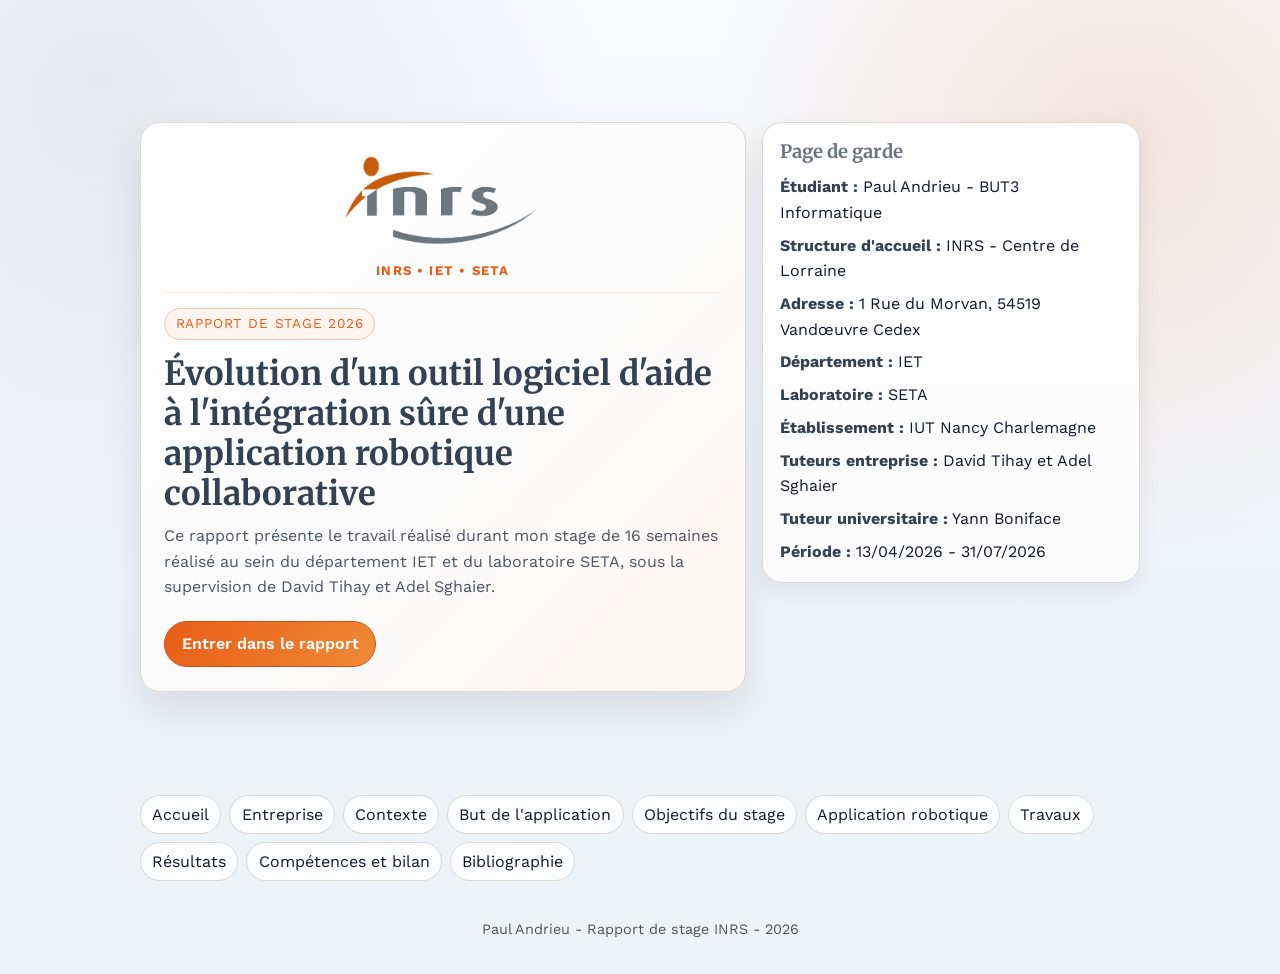
<file: index.html>
<!DOCTYPE html>
<html lang="fr">

<head>
	<meta charset="UTF-8" />
	<meta name="viewport" content="width=device-width, initial-scale=1.0" />
	<title>Rapport de stage - INRS SETA</title>
	<link rel="preconnect" href="https://fonts.googleapis.com" />
	<link rel="preconnect" href="https://fonts.gstatic.com" crossorigin />
	<link
		href="https://fonts.googleapis.com/css2?family=Merriweather:wght@400;700&family=Work+Sans:wght@400;500;700&display=swap"
		rel="stylesheet" />
	<link rel="stylesheet" href="styles.css" />
</head>

<body>
	<header class="cover" id="top">
		<div class="container cover-grid">
			<div class="cover-main">
				<div class="cover-brand">
					<img class="cover-logo" src="img/logo.png" alt="Logo de l'INRS" />
					<p class="cover-kicker">INRS • IET • SETA</p>
				</div>
				<span class="tag">Rapport de stage 2026</span>
				<h1>Évolution d'un outil logiciel d'aide à l'intégration sûre d'une application robotique collaborative
				</h1>
				<p class="subtitle">
					Ce rapport présente le travail réalisé durant mon stage de 16 semaines réalisé au sein du
					département IET et du laboratoire SETA, sous la supervision de David Tihay et Adel Sghaier.
				</p>
				<a class="cover-cta" href="entreprise.html">Entrer dans le rapport</a>
			</div>
			<aside class="cover-side" aria-label="Informations de garde">
				<h2>Page de garde</h2>
				<p><strong>Étudiant :</strong> Paul Andrieu - BUT3 Informatique</p>
				<p><strong>Structure d'accueil :</strong> INRS - Centre de Lorraine</p>
				<p><strong>Adresse :</strong> 1 Rue du Morvan, 54519 Vandœuvre Cedex</p>
				<p><strong>Département :</strong> IET</p>
				<p><strong>Laboratoire :</strong> SETA</p>
				<p><strong>Établissement :</strong> IUT Nancy Charlemagne</p>
				<p><strong>Tuteurs entreprise :</strong> David Tihay et Adel Sghaier</p>
				<p><strong>Tuteur universitaire :</strong> Yann Boniface</p>
				<p><strong>Période :</strong> 13/04/2026 - 31/07/2026</p>
			</aside>
		</div>
	</header>

	<nav class="container nav-portfolio" aria-label="Sommaire">
		<a href="index.html">Accueil</a>
		<a href="entreprise.html">Entreprise</a>
		<a href="contexte.html">Contexte</a>
		<a href="but.html">But de l'application</a>
		<a href="objectifs.html">Objectifs du stage</a>
		<a href="application.html">Application robotique</a>
		<a href="travaux.html">Travaux</a>
		<a href="resultats.html">Résultats</a>
		<a href="competences.html">Compétences et bilan</a>
		<a href="biblio.html">Bibliographie</a>
	</nav>

	<footer class="container">
		<p>Paul Andrieu - Rapport de stage INRS - 2026</p>
	</footer>
</body>

</html>
</file>
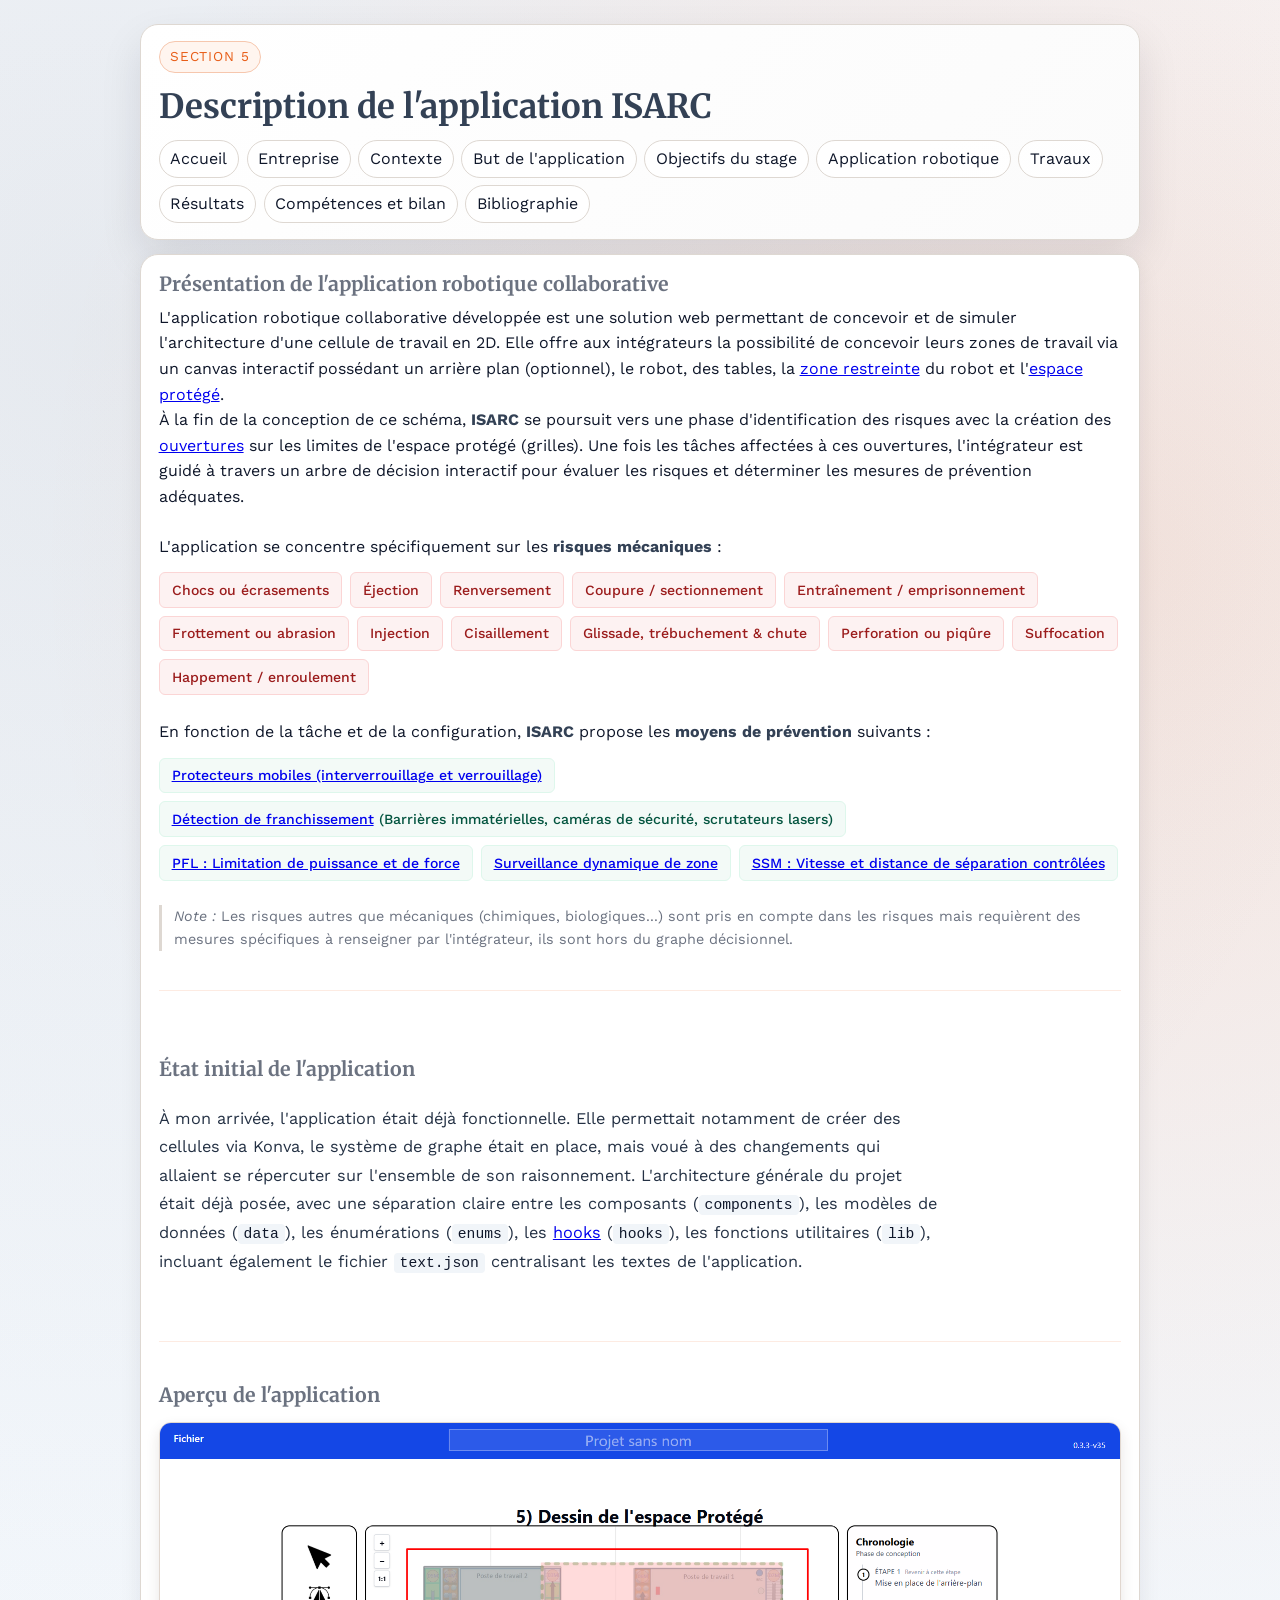
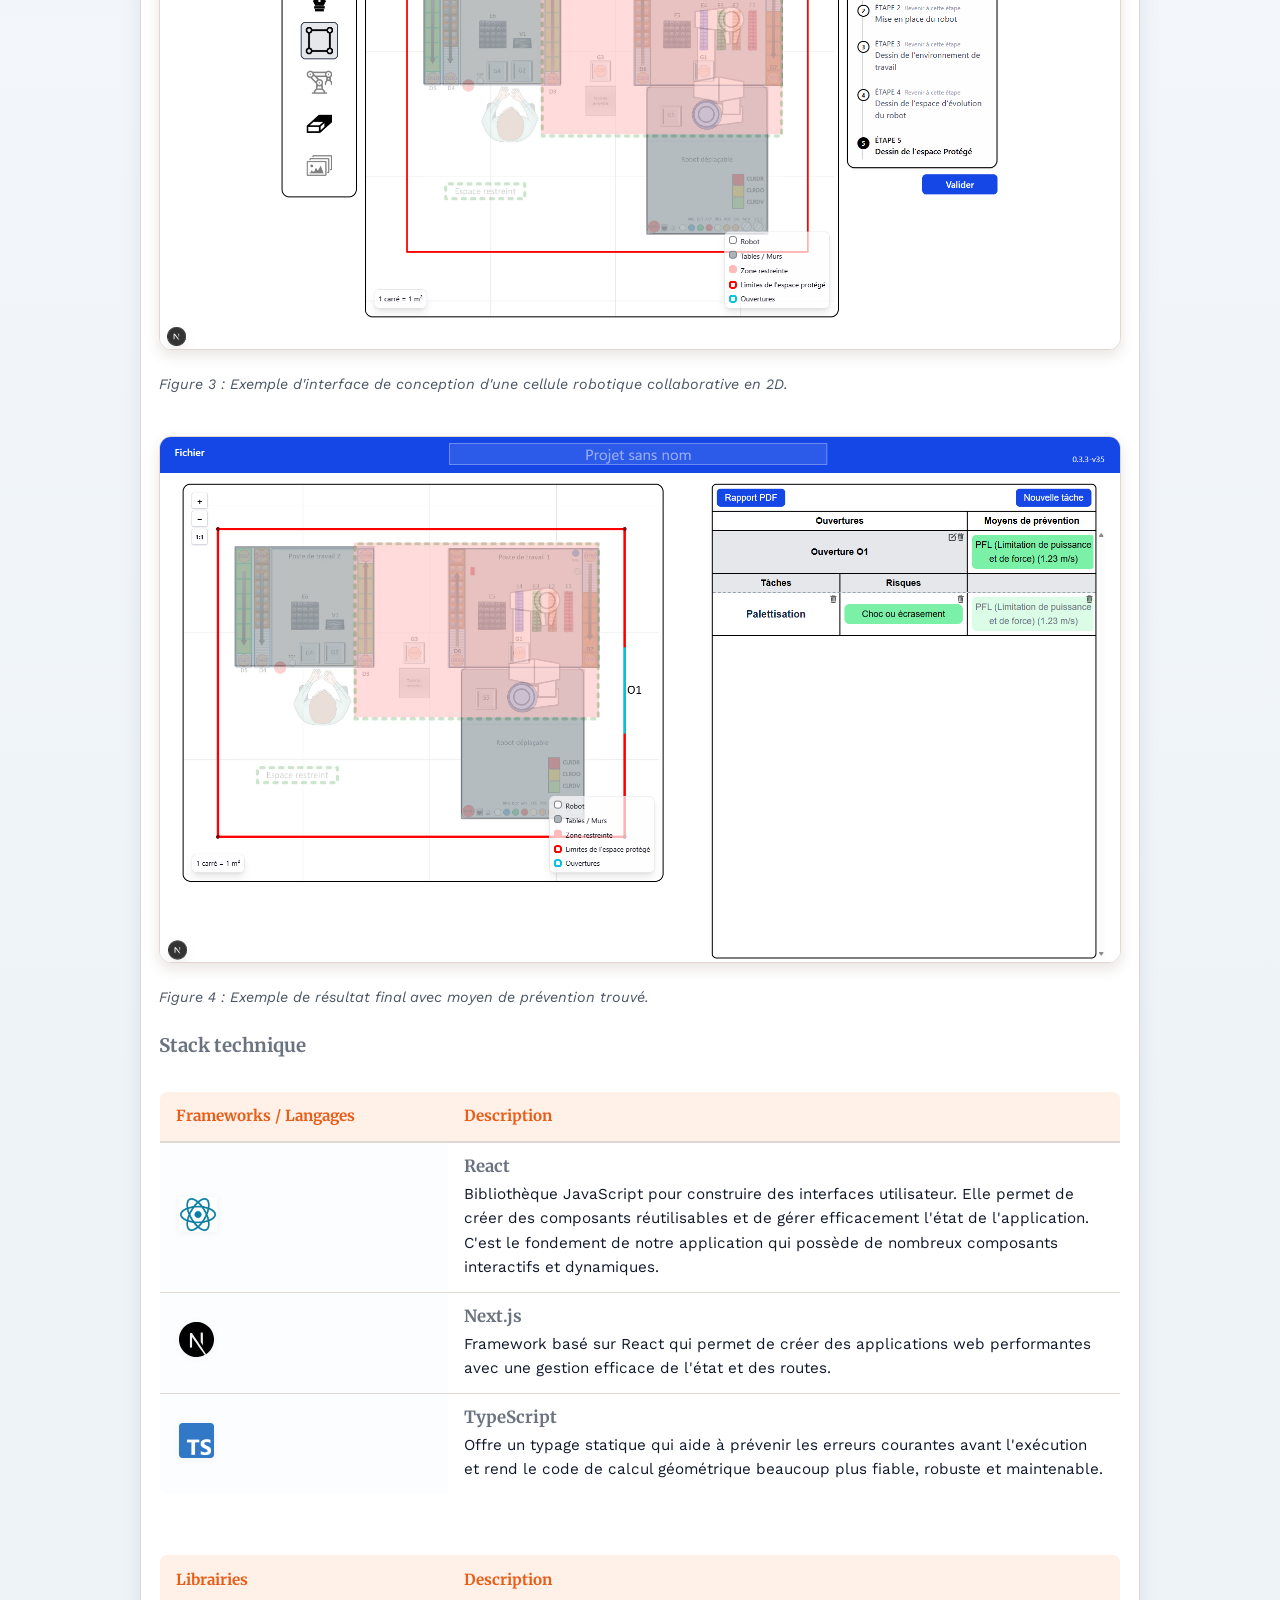
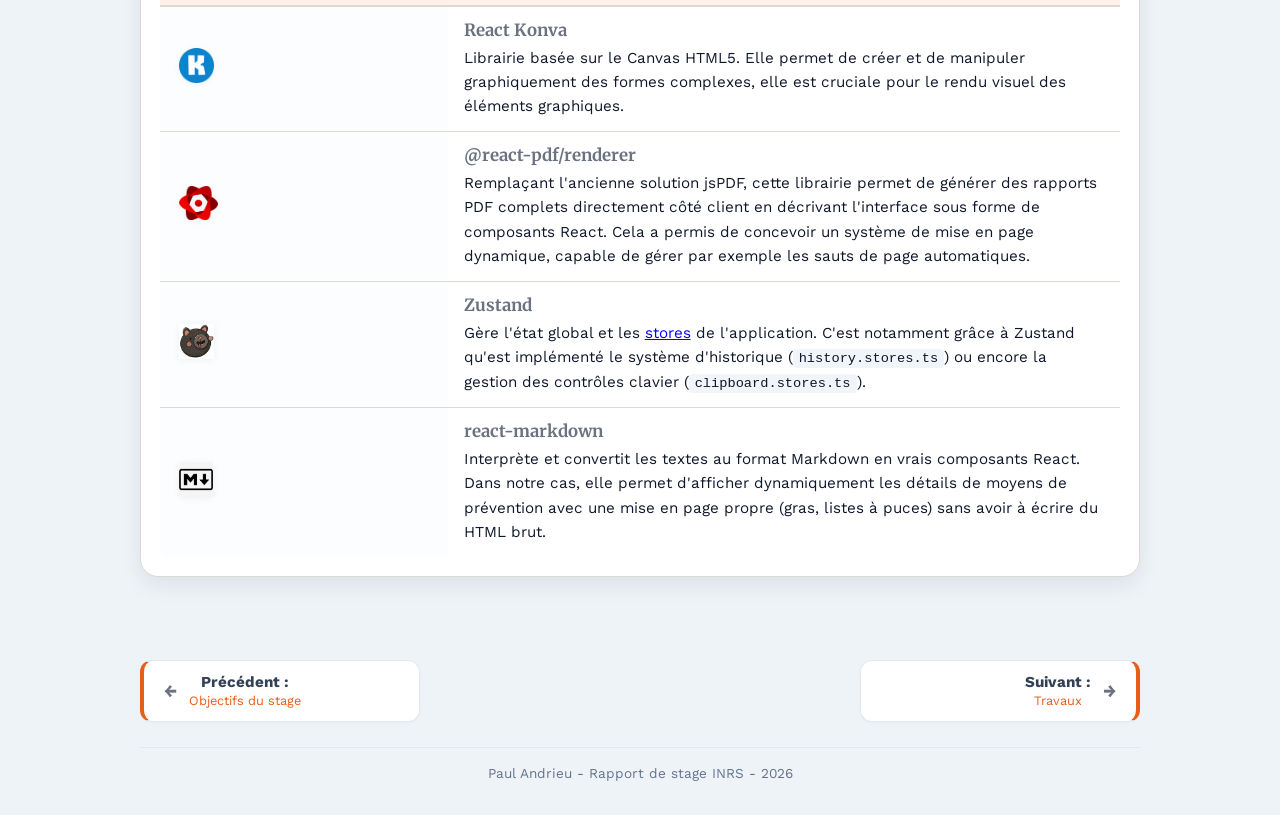
<file: application.html>
<!DOCTYPE html>
<html lang="fr">

<head>
	<meta charset="UTF-8" />
	<meta name="viewport" content="width=device-width, initial-scale=1.0" />
	<title>Description de l'application - Rapport de stage</title>
	<link rel="preconnect" href="https://fonts.googleapis.com" />
	<link rel="preconnect" href="https://fonts.gstatic.com" crossorigin />
	<link
		href="https://fonts.googleapis.com/css2?family=Merriweather:wght@400;700&family=Work+Sans:wght@400;500;700&display=swap"
		rel="stylesheet" />
	<link rel="stylesheet" href="styles.css" />
</head>

<body>
	<header class="container page-header">
		<div class="page-title-card">
			<span class="tag">Section 5</span>
			<h1>Description de l'application ISARC</h1>
			<nav class="top-nav" aria-label="Navigation du rapport">
				<a href="index.html">Accueil</a>
				<a href="entreprise.html">Entreprise</a>
				<a href="contexte.html">Contexte</a>
				<a href="but.html">But de l'application</a>
				<a href="objectifs.html">Objectifs du stage</a>
				<a href="application.html">Application robotique</a>
				<a href="travaux.html">Travaux</a>
				<a href="resultats.html">Résultats</a>
				<a href="competences.html">Compétences et bilan</a>
				<a href="biblio.html">Bibliographie</a>

			</nav>
		</div>
	</header>

	<main class="container page-grid">
		<section class="card">
			<h2>Présentation de l'application robotique collaborative</h2>
			<p>L'application robotique collaborative développée est une solution web permettant de concevoir et de
				simuler l'architecture d'une cellule de travail en 2D. Elle offre aux intégrateurs la possibilité de
				concevoir leurs
				zones de travail via un canvas interactif possédant un arrière plan (optionnel), le robot, des tables, la <a href="biblio.html#zone-restreinte">zone restreinte</a> du robot et l'<a href="biblio.html#espace-protégé">espace protégé</a>.</p>
			<p>À la fin de la conception de ce schéma, <strong>ISARC</strong> se poursuit vers une phase
				d'identification des risques avec la création des <a href="biblio.html#ouverture">ouvertures</a> sur les limites de l'espace protégé
				(grilles). Une fois les tâches affectées à ces ouvertures, l'intégrateur est guidé à travers un arbre
				de décision interactif pour évaluer les risques et déterminer les mesures de prévention adéquates.</p>

			<div class="info-block">
				<p>L'application se concentre spécifiquement sur les <strong>risques mécaniques</strong> :</p>
				<div class="tags-grid danger-tags">
					<span>Chocs ou écrasements</span>
					<span>Éjection</span>
					<span>Renversement</span>
					<span>Coupure / sectionnement</span>
					<span>Entraînement / emprisonnement</span>
					<span>Frottement ou abrasion</span>
					<span>Injection</span>
					<span>Cisaillement</span>
					<span>Glissade, trébuchement & chute</span>
					<span>Perforation ou piqûre</span>
					<span>Suffocation</span>
					<span>Happement / enroulement</span>
				</div>
			</div>

			<div class="info-block">
				<p>En fonction de la tâche et de la configuration, <strong>ISARC</strong> propose les <strong>moyens de
						prévention</strong> suivants :</p>
				<div class="tags-grid prevention-tags">
					<span><a href="biblio.html#protecteur-mobile">Protecteurs mobiles (interverrouillage et verrouillage)</a></span>
					<span><a href="biblio.html#détection-de-franchissement">Détection de franchissement</a> (Barrières immatérielles, caméras de sécurité, scrutateurs
						lasers)</span>
					<span><a href="biblio.html#pfl">PFL : Limitation de puissance et de force</a></span>
					<span><a href="biblio.html#surveillance-dynamique">Surveillance dynamique de zone</a></span>
					<span><a href="biblio.html#ssm">SSM : Vitesse et distance de séparation contrôlées</a></span>
				</div>
			</div>

			<p class="note-text"><em>Note :</em> Les risques autres que mécaniques (chimiques, biologiques...) sont pris
				en compte dans les risques mais requièrent des mesures spécifiques à renseigner par l'intégrateur, ils
				sont hors du graphe
				décisionnel.</p>
			<br>
			<div class ="section-heading"></div>
			<br><br>
			<div class="work-environment-body">
				<h2 id="etat-inital">État initial de l'application</h2>
				<p>
					À mon arrivée, l'application était déjà fonctionnelle. Elle permettait notamment de
					créer des cellules via Konva, le système de graphe était en place, mais voué à
					des changements qui allaient se répercuter sur l'ensemble de son raisonnement.
					L'architecture générale du projet était déjà posée, avec une séparation claire entre
					les composants (<code>components</code>), les modèles de données (<code>data</code>),
					les énumérations (<code>enums</code>), les <a href="biblio.html#hooks">hooks</a> (<code>hooks</code>),
					les fonctions utilitaires (<code>lib</code>), incluant également le
					fichier <code>text.json</code> centralisant les textes de l'application.
				</p>
			</div>
			<br><br>
			<div class="section-heading"></div>
			<br>
			<h2>Aperçu de l'application </h2>
			<div class="figures-grid" style="grid-template-columns: 1fr; gap: 2.5rem;">
				<figure class="figure-placeholder">
					<a href="#img-ex-conception" id="anchor-ex-conception">
						<img src="img/ex_conception.png"
							alt="Exemple de conception d'une cellule robotique collaborative" class="figure-image"
							style="max-height: none; object-fit: contain;">
					</a>
					<figcaption>Figure 3 : Exemple d'interface de conception d'une cellule robotique collaborative en
						2D.</figcaption>
				</figure>
				<div class="lightbox-overlay" id="img-ex-conception">
					<a href="#anchor-ex-conception" class="lightbox-close" aria-label="Fermer">&times;</a>
					<img src="img/ex_conception.png" alt="Exemple de conception d'une cellule robotique collaborative">
				</div>

				<figure class="figure-placeholder">
					<a href="#img-ex-reduc" id="anchor-ex-reduc">
						<img src="img/ex_reduc.png"
							alt="Exemple de réduction des risques d'une cellule robotique collaborative"
							class="figure-image" style="max-height: none; object-fit: contain;">
					</a>
					<figcaption>Figure 4 : Exemple de résultat final avec moyen de prévention trouvé.
					</figcaption>
				</figure>
				<div class="lightbox-overlay" id="img-ex-reduc">
					<a href="#anchor-ex-reduc" class="lightbox-close" aria-label="Fermer">&times;</a>
					<img src="img/ex_reduc.png"
						alt="Exemple de réduction des risques d'une cellule robotique collaborative">
				</div>
			</div>
			<br>
			<h3>Stack technique</h3>
			<br>
			<table class="stack-table">
				<thead>
					<tr>
						<th>Frameworks / Langages</th>
						<th>Description</th>
					</tr>
				</thead>
				<tbody>
					<tr>
						<td class="tech-cell">
							<img src="img/logo_react.png" alt="Logo React" class="table-logo">
						</td>
						<td>
							<h5 class="tech-title">React</h5>
							<p>Bibliothèque JavaScript pour construire des interfaces utilisateur. Elle permet de créer
								des
								composants réutilisables et de gérer efficacement l'état de l'application. C'est le
								fondement de notre application qui possède de nombreux composants interactifs et
								dynamiques.</p>
						</td>
						</p>
					</tr>
					<tr>
						<td class="tech-cell">
							<img src="img/logo_next.svg" alt="Logo Next.js" class="table-logo">
						</td>
						<td>
							<h5 class="tech-title">Next.js</h5>
							<p>Framework basé sur React qui permet de créer des applications web performantes avec une
								gestion efficace de l'état et des routes.</p>
						</td>
					</tr>
					<tr>
						<td class="tech-cell">
							<img src="img/logo_ts.webp" alt="Logo TypeScript" class="table-logo">
						</td>
						<td>
							<h5 class="tech-title">TypeScript</h5>
							<p>Offre un typage statique qui aide à prévenir les erreurs courantes avant l'exécution
								et rend le code de calcul géométrique beaucoup plus fiable,
								robuste et maintenable.</p>
						</td>
					</tr>
				</tbody>
			</table>

			<br>
			<br>
			<table class="stack-table">
				<thead>
					<tr>
						<th>Librairies</th>
						<th>Description</th>
					</tr>
				</thead>
				<tbody>
					<tr>
						<td class="tech-cell">
							<img src="img/logo_reactkonva.png" alt="Logo React Konva" class="table-logo">
						</td>
						<td>
							<h5 class="tech-title">React Konva</h5>
							<p>Librairie basée sur le Canvas HTML5. Elle permet de créer et de manipuler graphiquement
								des formes
								complexes, elle est cruciale pour le rendu visuel des éléments graphiques.</p>
						</td>
					</tr>
					<tr>
						<td class="tech-cell">
							<img src="img/logo_reactpdf.png" alt="Logo React PDF" class="table-logo">
						</td>
						<td>
							<h5 class="tech-title">@react-pdf/renderer</h5>
							<p>Remplaçant l'ancienne solution jsPDF, cette librairie permet de générer des rapports PDF
								complets directement côté client en décrivant l'interface sous forme de composants
								React.
								Cela a permis de concevoir un système de mise en page dynamique, capable de gérer
								par exemple
								les sauts de page automatiques.</p>
						</td>
					</tr>
					<tr>
						<td class="tech-cell">
							<img src="img/logo_zustand.jpg" alt="Logo Zustand" class="table-logo">
						</td>
						<td>
							<h5 class="tech-title">Zustand</h5>
							<p>Gère l'état global et les <a href="biblio.html#store">stores</a> de l'application. C'est notamment grâce à Zustand
								qu'est
								implémenté le système d'historique (<code>history.stores.ts</code>) ou encore la gestion
								des contrôles clavier (<code>clipboard.stores.ts</code>).</p>
						</td>
					</tr>
					<tr>
						<td class="tech-cell">
							<img src="img/logo_md.png" alt="Logo Markdown" class="table-logo">
						</td>
						<td>
							<h5 class="tech-title">react-markdown</h5>
							<p>Interprète et convertit les textes au format Markdown en vrais composants React. Dans
								notre
								cas, elle permet d'afficher dynamiquement les détails de moyens de prévention avec une
								mise en page propre (gras, listes à
								puces) sans avoir à écrire du HTML brut.</p>
						</td>
					</tr>
				</tbody>
			</table>
		</section>
	</main>

	<footer class="container site-footer">
		<div class="page-navigation">
			<a href="objectifs.html" class="nav-btn btn-prev">
				<span class="arrow">←</span>
				<span class="nav-text"><strong>Précédent :</strong> <small>Objectifs du stage</small></span>
			</a>
			<a href="travaux.html" class="nav-btn btn-next">
				<span class="nav-text"><strong>Suivant :</strong> <small>Travaux</small></span>
				<span class="arrow">→</span>
			</a>
		</div>

		<hr class="footer-divider">
		<p class="footer-credits">Paul Andrieu - Rapport de stage INRS - 2026</p>
	</footer>
</body>

</html>
</file>
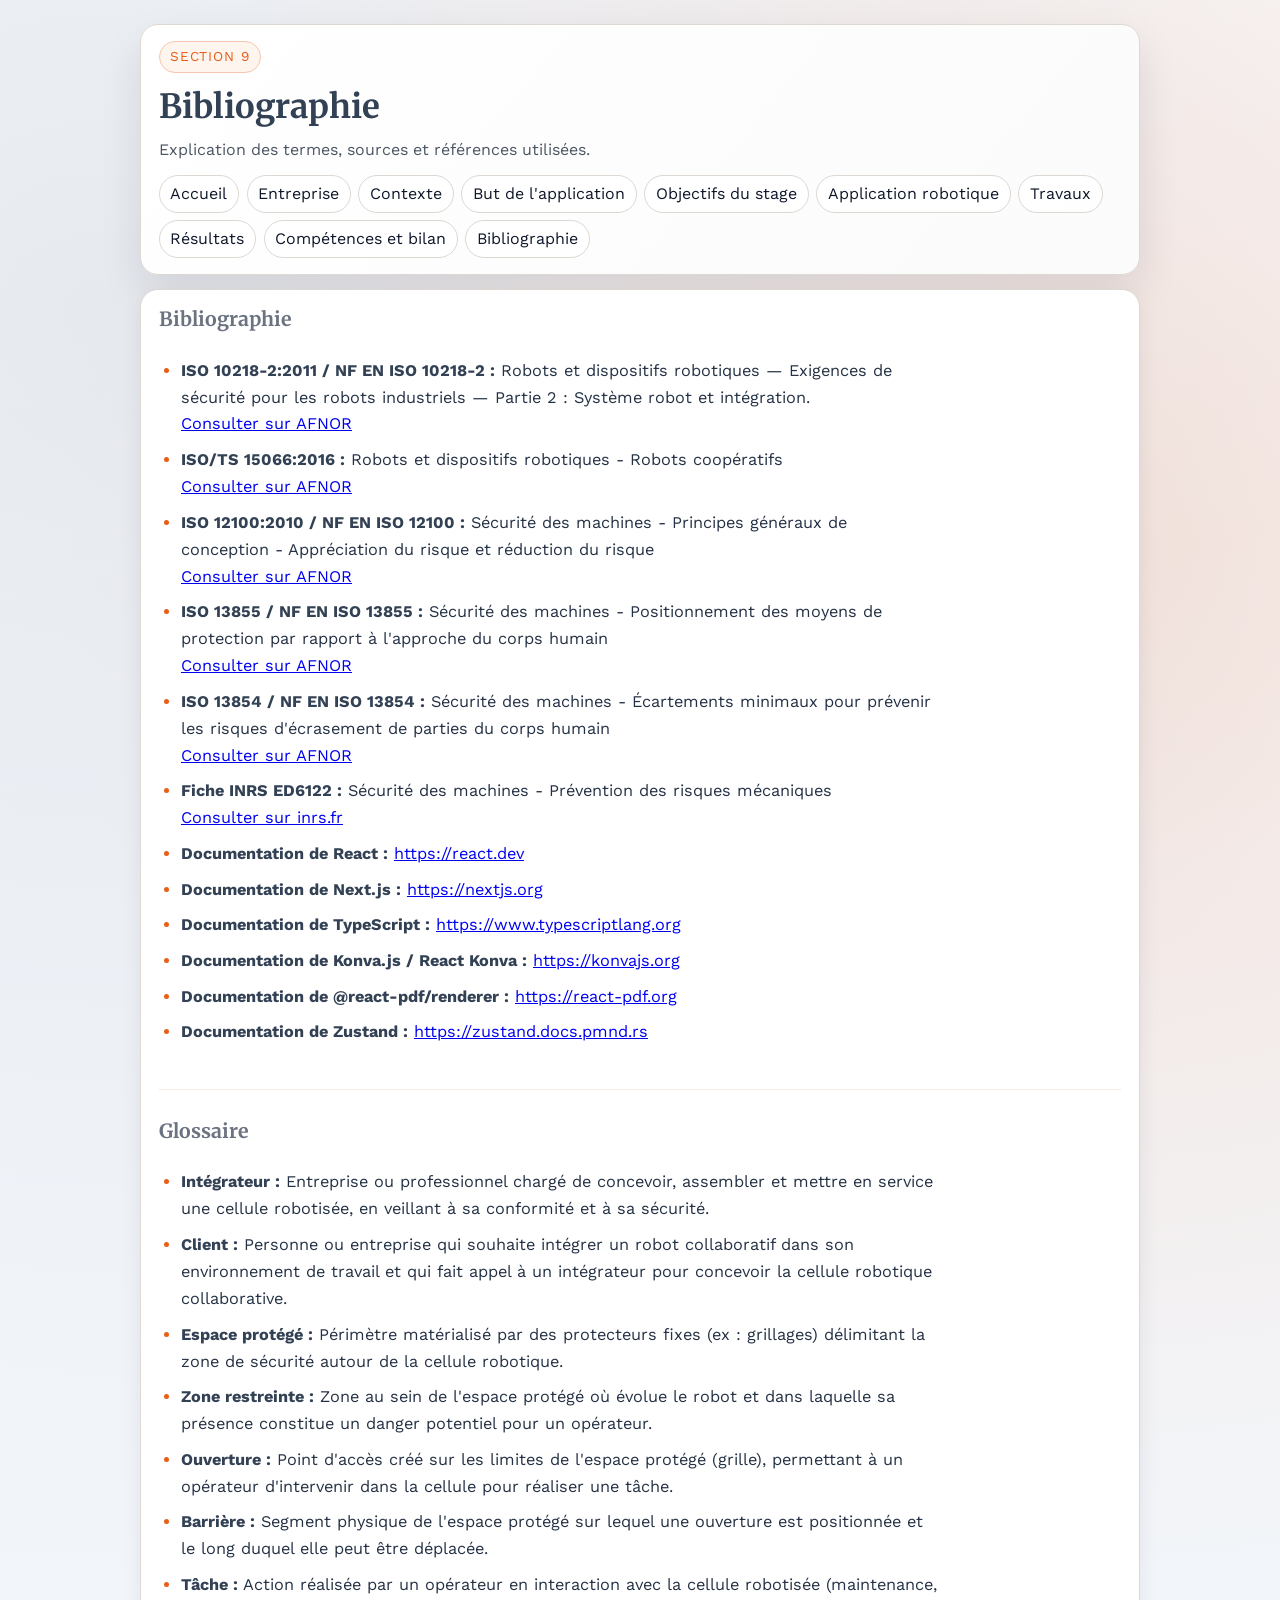
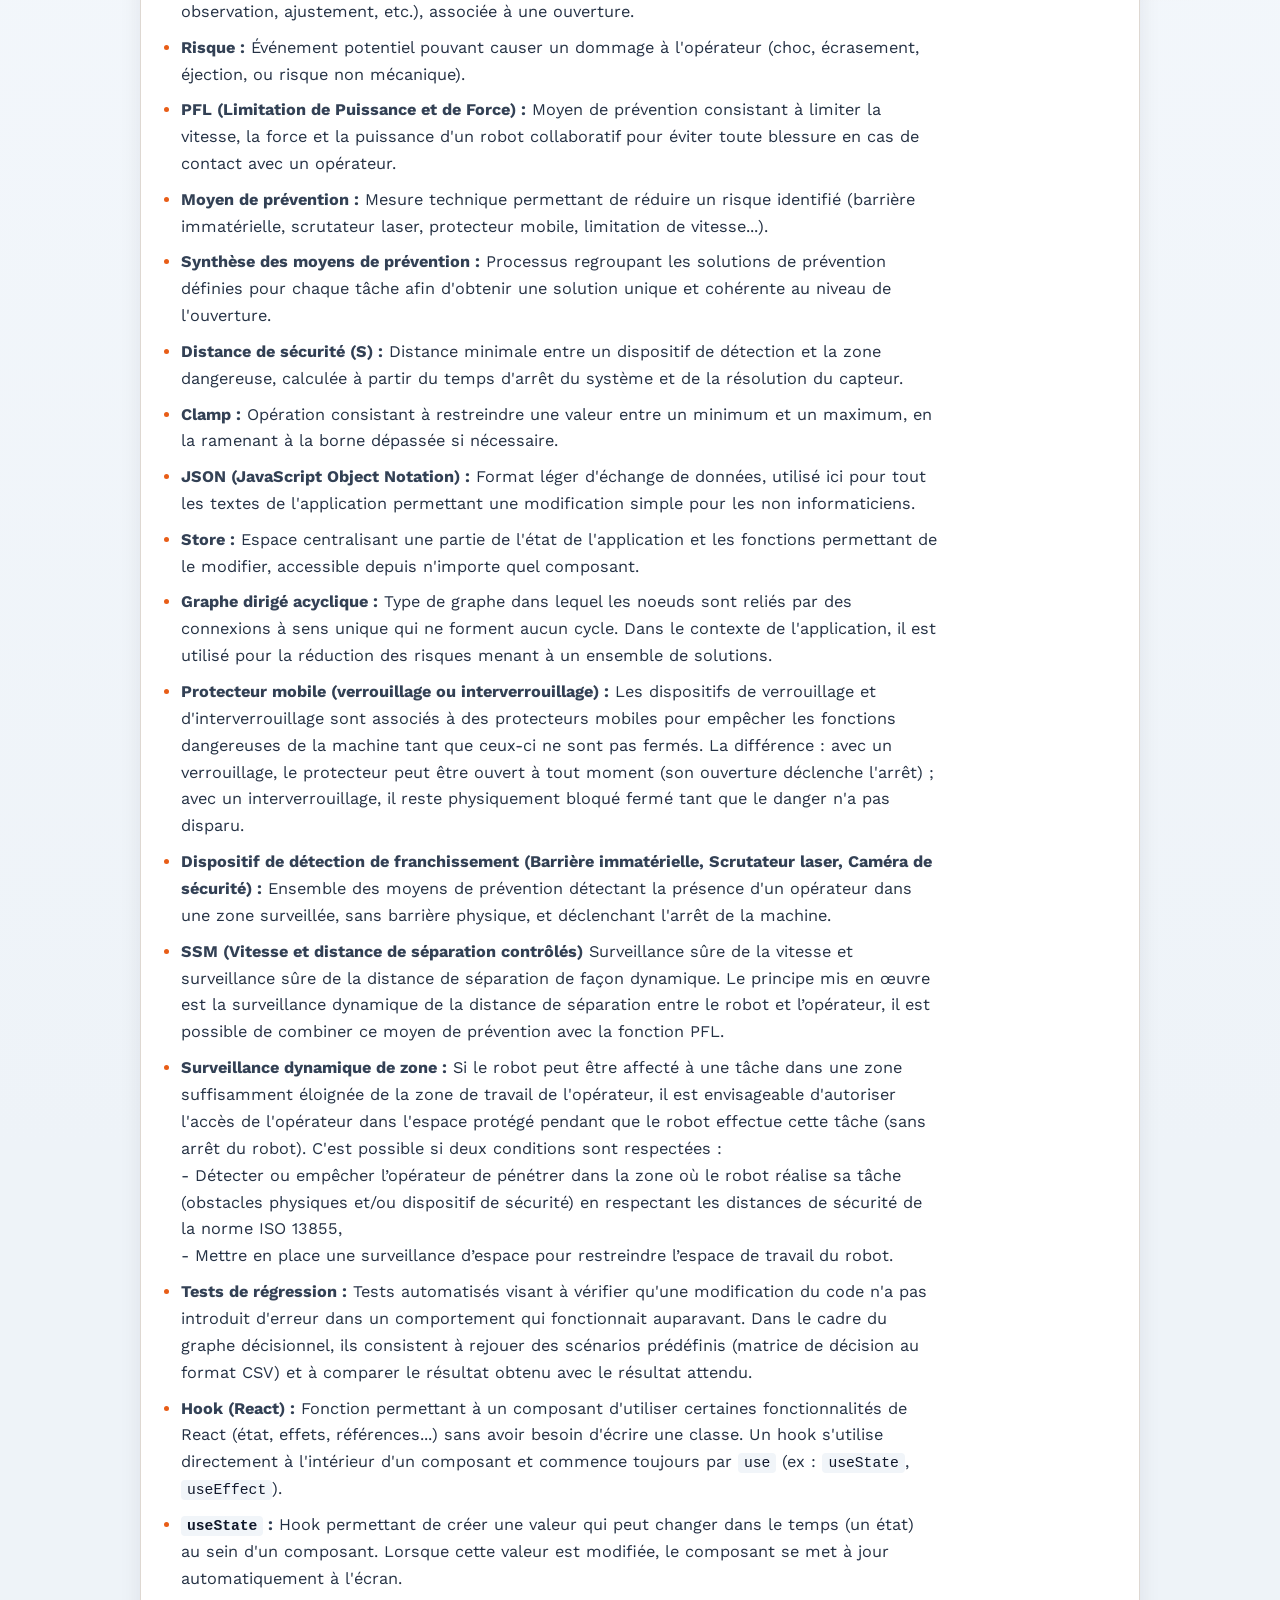
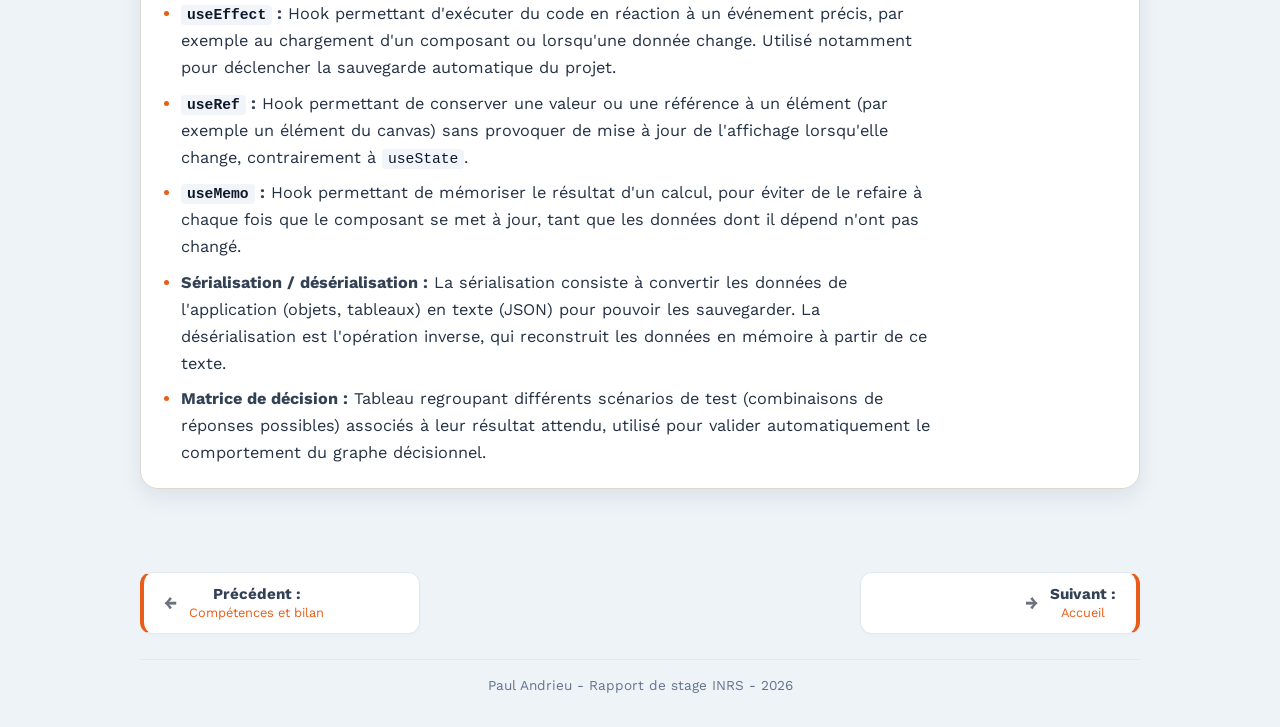
<file: biblio.html>
<!DOCTYPE html>
<html lang="fr">

<head>
	<meta charset="UTF-8" />
	<meta name="viewport" content="width=device-width, initial-scale=1.0" />
	<title>Bibliographie - Rapport de stage</title>
	<link rel="preconnect" href="https://fonts.googleapis.com" />
	<link rel="preconnect" href="https://fonts.gstatic.com" crossorigin />
	<link
		href="https://fonts.googleapis.com/css2?family=Merriweather:wght@400;700&family=Work+Sans:wght@400;500;700&display=swap"
		rel="stylesheet" />
	<link rel="stylesheet" href="styles.css" />
</head>

<body>
	<header class="container page-header">
		<div class="page-title-card">
			<span class="tag">Section 9</span>
			<h1>Bibliographie</h1>
			<p class="subtitle">Explication des termes, sources et références utilisées.</p>
			<nav class="top-nav" aria-label="Navigation du rapport">
				<a href="index.html">Accueil</a>
				<a href="entreprise.html">Entreprise</a>
				<a href="contexte.html">Contexte</a>
				<a href="but.html">But de l'application</a>
				<a href="objectifs.html">Objectifs du stage</a>
				<a href="application.html">Application robotique</a>
				<a href="travaux.html">Travaux</a>
				<a href="resultats.html">Résultats</a>
				<a href="competences.html">Compétences et bilan</a>
				<a href="biblio.html">Bibliographie</a>
			</nav>
		</div>
	</header>

	<main class="container page-grid">
		<section class="card">

			<div class="work-environment-body">
				<h2>Bibliographie</h2>
				<ul class="work-environment-list">
					<li>
						<strong>ISO 10218-2:2011 / NF EN ISO 10218-2 :</strong>
						Robots et dispositifs robotiques — Exigences de sécurité pour les robots
						industriels — Partie 2 : Système robot et intégration.
						<br>
						<a href="https://www.boutique.afnor.org/fr-fr/norme/nf-en-iso-102182/robots-et-dispositifs-robotiques-exigences-de-securite-pour-les-robots-indu/fa140283/1172"
							target="_blank" rel="noopener noreferrer">Consulter sur AFNOR</a>
					</li>
					<li>
						<strong>ISO/TS 15066:2016 :</strong>
						Robots et dispositifs robotiques - Robots coopératifs
						<br>
						<a href="https://www.boutique.afnor.org/fr-fr/norme/iso-ts-150662016/robots-et-dispositifs-robotiques-robots-cooperatifs-/xs026948/126307"
							target="_blank" rel="noopener noreferrer">Consulter sur AFNOR</a>
					</li>
					<li>
						<strong>ISO 12100:2010 / NF EN ISO 12100 :</strong>
						Sécurité des machines - Principes généraux de conception - Appréciation du risque et réduction
						du risque
						<br>
						<a href="https://www.boutique.afnor.org/fr-fr/norme/nf-en-iso-12100/securite-des-machines-principes-generaux-de-conception-appreciation-du-risq/fa161471/36742"
							target="_blank" rel="noopener noreferrer">Consulter sur AFNOR</a>
					</li>
					<li>
						<strong>ISO 13855 / NF EN ISO 13855 :</strong>
						Sécurité des machines - Positionnement des moyens de protection par rapport à l'approche du
						corps humain
						<br>
						<a href="https://www.boutique.afnor.org/fr-fr/norme/nf-en-iso-13855/securite-des-machines-positionnement-des-moyens-de-protection-par-rapport-a/fa128468/35956"
							target="_blank" rel="noopener noreferrer">Consulter sur AFNOR</a>
					</li>
					<li>
						<strong>ISO 13854 / NF EN ISO 13854 :</strong>
						Sécurité des machines - Écartements minimaux pour prévenir les risques d'écrasement de parties
						du corps humain
						<br>
						<a href="https://www.boutique.afnor.org/fr-fr/norme/nf-en-iso-13854/securite-des-machines-ecartements-minimaux-pour-prevenir-les-risques-decras/fa191736/84559"
							target="_blank" rel="noopener noreferrer">Consulter sur AFNOR</a>
					</li>
					<li>
						<strong>Fiche INRS ED6122 :</strong>
						Sécurité des machines - Prévention des risques mécaniques
						<br>
						<a href="https://www.inrs.fr/media.html?refINRS=ED%206122" target="_blank"
							rel="noopener noreferrer">Consulter sur inrs.fr</a>
					</li>
					<li>
						<strong>Documentation de React :</strong>
						<a href="https://react.dev" target="_blank" rel="noopener noreferrer">https://react.dev</a>
					</li>
					<li>
						<strong>Documentation de Next.js :</strong>
						<a href="https://nextjs.org" target="_blank" rel="noopener noreferrer">https://nextjs.org</a>
					</li>
					<li>
						<strong>Documentation de TypeScript :</strong>
						<a href="https://www.typescriptlang.org" target="_blank"
							rel="noopener noreferrer">https://www.typescriptlang.org</a>
					</li>
					<li>
						<strong>Documentation de Konva.js / React Konva :</strong>
						<a href="https://konvajs.org" target="_blank" rel="noopener noreferrer">https://konvajs.org</a>
					</li>
					<li>
						<strong>Documentation de @react-pdf/renderer :</strong>
						<a href="https://react-pdf.org" target="_blank"
							rel="noopener noreferrer">https://react-pdf.org</a>
					</li>
					<li>
						<strong>Documentation de Zustand :</strong>
						<a href="https://zustand.docs.pmnd.rs" target="_blank"
							rel="noopener noreferrer">https://zustand.docs.pmnd.rs</a>
					</li>
				</ul>
			</div>
			<br>
			<div class="section-heading"></div>
			<div class="work-environment-body" style="margin-top: 30px;">
				<h2>Glossaire</h2>
				<ul class="work-environment-list">
					<li id="integrateur">
						<strong>Intégrateur</a> :</strong>
						Entreprise ou professionnel chargé de concevoir, assembler et mettre en service
						une cellule robotisée, en veillant à sa conformité et à sa sécurité.
					</li>
					<li id="client">
						<strong>Client :</strong>
						Personne ou entreprise qui souhaite intégrer un robot collaboratif dans son environnement de
						travail et qui fait appel à un intégrateur pour concevoir la cellule robotique collaborative.
					</li>
					<li id="espace-protégé">
						<strong>Espace protégé :</strong>
						Périmètre matérialisé par des protecteurs fixes (ex : grillages) délimitant la
						zone de sécurité autour de la cellule robotique.
					</li>
					<li id="zone-restreinte">

						<strong>Zone restreinte :</strong>
						Zone au sein de l'espace protégé où évolue le robot et dans laquelle sa présence
						constitue un danger potentiel pour un opérateur.
					</li>
					<li id="ouverture">
						<strong>Ouverture :</strong>
						Point d'accès créé sur les limites de l'espace protégé (grille), permettant à un
						opérateur d'intervenir dans la cellule pour réaliser une tâche.
					</li>
					<li id="barrière">
						<strong>Barrière :</strong>
						Segment physique de l'espace protégé sur lequel une ouverture est positionnée et
						le long duquel elle peut être déplacée.
					</li>
					<li id="tâche">
						<strong>Tâche :</strong>
						Action réalisée par un opérateur en interaction avec la cellule robotisée
						(maintenance, observation, ajustement, etc.), associée à une ouverture.
					</li>
					<li id="risque">
						<strong>Risque :</strong>
						Événement potentiel pouvant causer un dommage à l'opérateur (choc, écrasement,
						éjection, ou risque non mécanique).
					</li>
					<li id="pfl">
						<strong>PFL (Limitation de Puissance et de Force) :</strong>
						Moyen de prévention consistant à limiter la vitesse, la force et la puissance
						d'un robot collaboratif pour éviter toute blessure en cas de contact avec un
						opérateur.
					</li>
					<li id="moyen-prevention">
						<strong>Moyen de prévention :</strong>
						Mesure technique permettant de réduire un risque identifié (barrière
						immatérielle, scrutateur laser, protecteur mobile, limitation de vitesse...).
					</li>
					<li id="synthèse-moyens-prevention">
						<strong>Synthèse des moyens de prévention :</strong>
						Processus regroupant les solutions de prévention définies pour chaque tâche afin
						d'obtenir une solution unique et cohérente au niveau de l'ouverture.
					</li>
					<li id="distance-sécurité">
						<strong>Distance de sécurité (S) :</strong>
						Distance minimale entre un dispositif de détection et la zone dangereuse,
						calculée à partir du temps d'arrêt du système et de la résolution du capteur.
					</li>
					<li id="clamp">
						<strong>Clamp :</strong>
						Opération consistant à restreindre une valeur entre un minimum et un maximum, en
						la ramenant à la borne dépassée si nécessaire.
					</li>
					<li id="json">
						<strong>JSON (JavaScript Object Notation) :</strong>
						Format léger d'échange de données, utilisé ici pour tout les textes de l'application permettant
						une modification simple pour les non informaticiens.
					</li>
					<li id="store">
						<strong>Store :</strong>
						Espace centralisant une partie de l'état de l'application et les fonctions
						permettant de le modifier, accessible depuis n'importe quel composant.
					</li>
					<li id="graphe-dirige-acyclique">
						<strong>Graphe dirigé acyclique :</strong>
						Type de graphe dans lequel les noeuds sont reliés par des connexions à sens unique qui ne
						forment aucun cycle. Dans le contexte de l'application, il est utilisé pour la réduction des
						risques menant à un ensemble de solutions.
					</li>
					<li id="protecteur-mobile">
						<strong>Protecteur mobile (verrouillage ou interverrouillage) :</strong>
						Les dispositifs de verrouillage et d'interverrouillage sont associés à des protecteurs mobiles
						pour empêcher les fonctions dangereuses de la machine tant que ceux-ci ne sont pas fermés. La
						différence : avec un verrouillage, le protecteur peut être ouvert à tout moment (son ouverture
						déclenche l'arrêt) ; avec un interverrouillage, il reste physiquement bloqué fermé tant que le
						danger n'a pas disparu.
					</li>
					<li id="détection-de-franchissement">
						<strong>Dispositif de détection de franchissement (Barrière immatérielle, Scrutateur
							laser, Caméra de sécurité) :</strong>
						Ensemble des moyens de prévention détectant la présence d'un opérateur dans une zone
						surveillée, sans barrière physique, et déclenchant l'arrêt de la machine.
					</li>
					<li id="ssm">
						<strong>SSM (Vitesse et distance de séparation contrôlés)</strong>
						Surveillance sûre de la vitesse et surveillance sûre de la distance de séparation de façon
						dynamique. Le principe mis en œuvre est la surveillance dynamique de la distance de séparation
						entre le robot et l’opérateur, il est possible de combiner ce moyen de prévention avec la
						fonction PFL.
					</li>
					<li id="surveillance-dynamique">
						<strong>Surveillance dynamique de zone :</strong> Si le robot peut être affecté à une tâche dans une zone
							suffisamment éloignée de la zone de travail de l'opérateur, il est envisageable d'autoriser
							l'accès de l'opérateur dans l'espace protégé pendant que le robot effectue cette tâche (sans
							arrêt du robot). C'est possible si deux conditions sont respectées :<br>
							- Détecter ou empêcher l’opérateur de pénétrer dans la zone où le robot réalise sa tâche
							(obstacles physiques et/ou dispositif de sécurité) en respectant les distances de sécurité
							de la norme ISO 13855,<br>
							- Mettre en place une surveillance d’espace pour restreindre l’espace de travail du robot.
						

					</li>
					<li id="tests-de-régression">
						<strong>Tests de régression :</strong>
						Tests automatisés visant à vérifier qu'une modification du code n'a pas introduit
						d'erreur dans un comportement qui fonctionnait auparavant. Dans le cadre du graphe
						décisionnel, ils consistent à rejouer des scénarios prédéfinis (matrice de décision au
						format CSV) et à comparer le résultat obtenu avec le résultat attendu.
					</li>
					<li id="hooks">
						<strong>Hook (React) :</strong>
						Fonction permettant à un composant d'utiliser certaines fonctionnalités de
						React (état, effets, références...) sans avoir besoin d'écrire une classe. Un hook
						s'utilise directement à l'intérieur d'un composant et commence toujours par
						<code>use</code> (ex : <code>useState</code>, <code>useEffect</code>).
					</li>
					<li>
						<strong><code>useState</code> :</strong>
						Hook permettant de créer une valeur qui peut changer dans le temps (un état) au sein
						d'un composant. Lorsque cette valeur est modifiée, le composant se met à jour
						automatiquement à l'écran.
					</li>
					<li>
						<strong><code>useEffect</code> :</strong>
						Hook permettant d'exécuter du code en réaction à un événement précis, par exemple au
						chargement d'un composant ou lorsqu'une donnée change. Utilisé notamment pour
						déclencher la sauvegarde automatique du projet.
					</li>
					<li>
						<strong><code>useRef</code> :</strong>
						Hook permettant de conserver une valeur ou une référence à un élément (par exemple un
						élément du canvas) sans provoquer de mise à jour de l'affichage lorsqu'elle change,
						contrairement à <code>useState</code>.
					</li>
					<li>
						<strong><code>useMemo</code> :</strong>
						Hook permettant de mémoriser le résultat d'un calcul, pour éviter de le
						refaire à chaque fois que le composant se met à jour, tant que les données dont il
						dépend n'ont pas changé.
					</li>
					<li id="désérialisation">
						<strong>Sérialisation / désérialisation :</strong>
						La sérialisation consiste à convertir les données de l'application (objets,
						tableaux) en texte (JSON) pour pouvoir les sauvegarder. La désérialisation est
						l'opération inverse, qui reconstruit les données en mémoire à partir de ce texte.
					</li>
					<li id="matrice-de-décision">
						<strong>Matrice de décision :</strong>
						Tableau regroupant différents scénarios de test (combinaisons de réponses possibles)
						associés à leur résultat attendu, utilisé pour valider automatiquement le
						comportement du graphe décisionnel.
					</li>
				</ul>
			</div>

		</section>
	</main>

	<footer class="container site-footer">
		<div class="page-navigation">
			<a href="competences.html" class="nav-btn btn-prev">
				<span class="arrow">←</span>
				<span class="nav-text"><strong>Précédent :</strong> <small>Compétences et bilan</small></span>
			</a>
			<a href="index.html" class="nav-btn btn-next">
				<span class="arrow">→</span>
				<span class="nav-text"><strong>Suivant :</strong> <small>Accueil</small></span>
			</a>

		</div>

		<hr class="footer-divider">
		<p class="footer-credits">Paul Andrieu - Rapport de stage INRS - 2026</p>
	</footer>
</body>

</html>
</file>
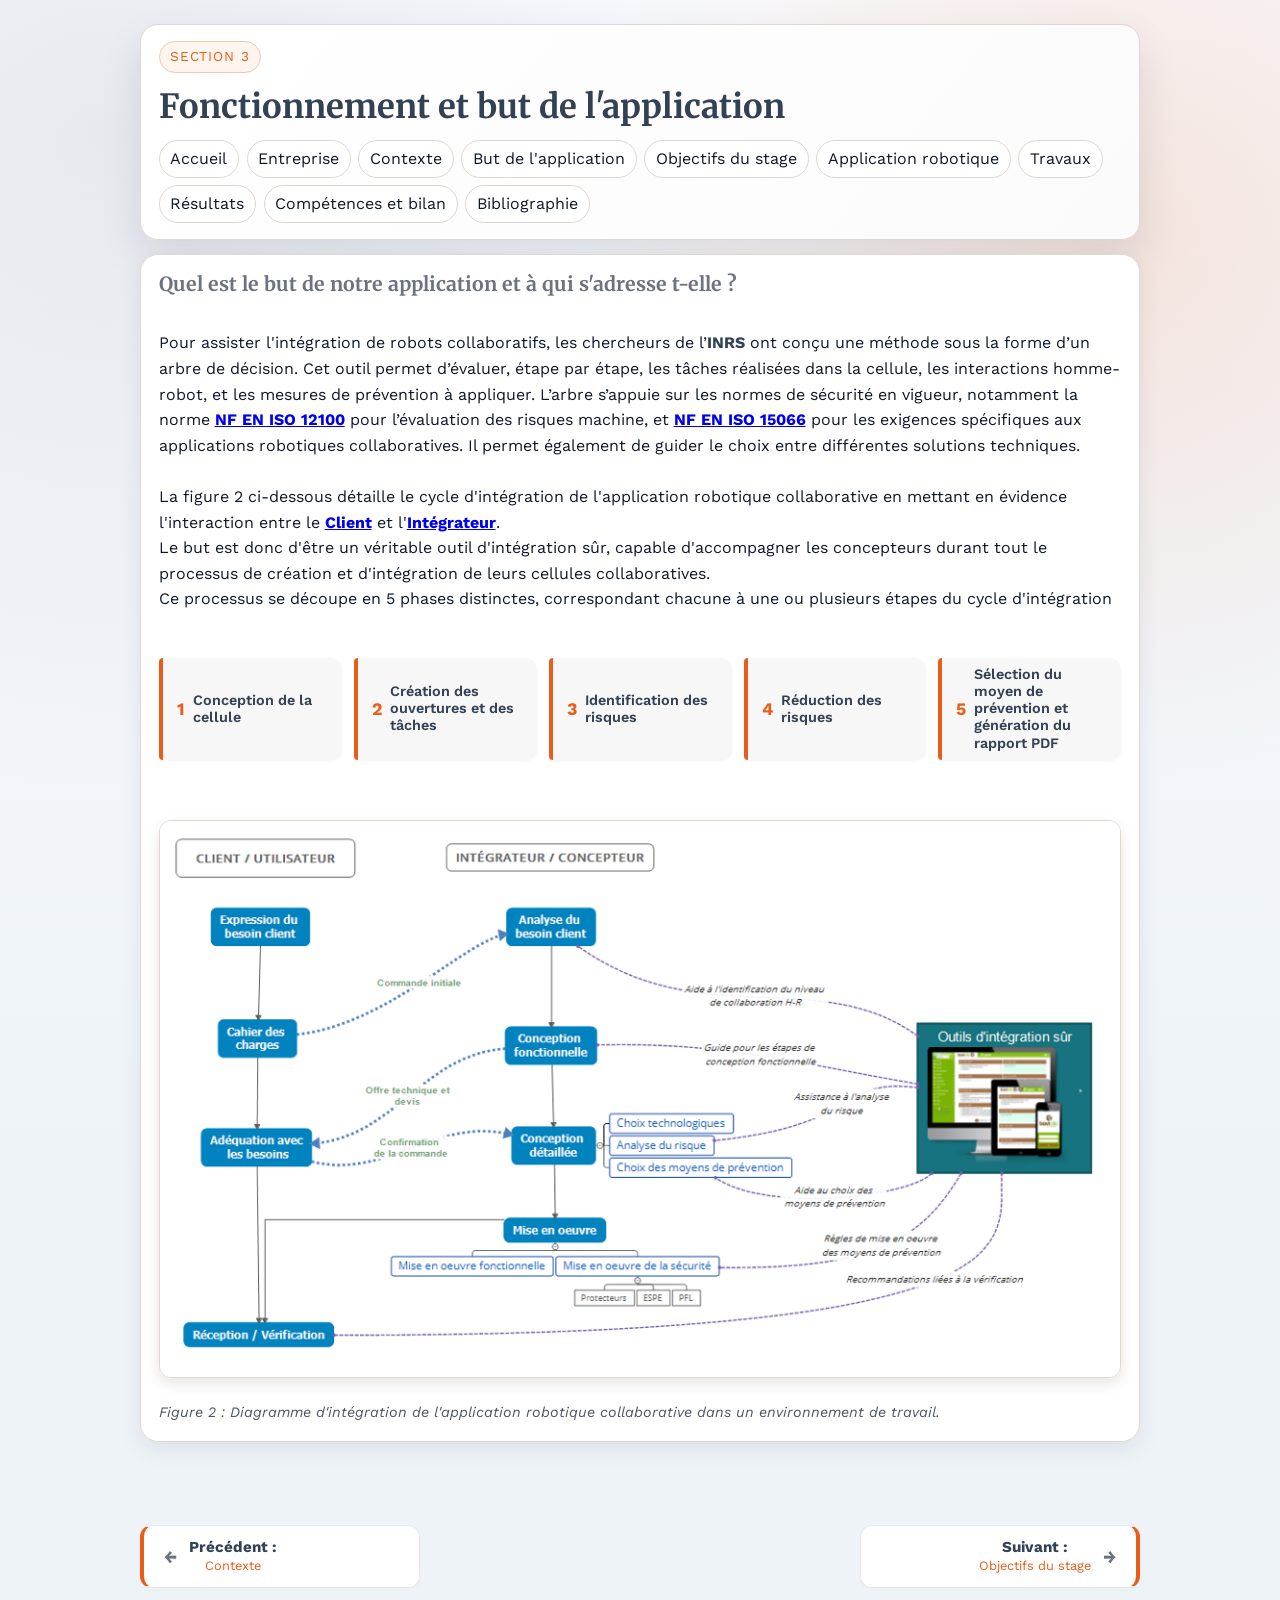
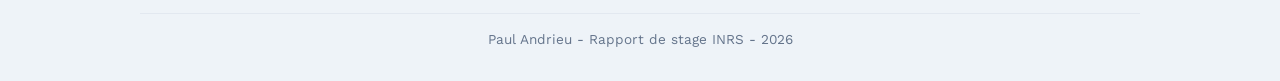
<file: but.html>
<!DOCTYPE html>
<html lang="fr">

<head>
	<meta charset="UTF-8" />
	<meta name="viewport" content="width=device-width, initial-scale=1.0" />
	<title>Fonctionnement et but de l'application - Rapport de stage</title>
	<link rel="preconnect" href="https://fonts.googleapis.com" />
	<link rel="preconnect" href="https://fonts.gstatic.com" crossorigin />
	<link
		href="https://fonts.googleapis.com/css2?family=Merriweather:wght@400;700&family=Work+Sans:wght@400;500;700&display=swap"
		rel="stylesheet" />
	<link rel="stylesheet" href="styles.css" />
</head>

<body>
	<header class="container page-header">
		<div class="page-title-card">
			<span class="tag">Section 3</span>
			<h1>Fonctionnement et but de l'application</h1>
			<p class="subtitle"></p>
			<nav class="top-nav" aria-label="Navigation du rapport">
				<a href="index.html">Accueil</a>
				<a href="entreprise.html">Entreprise</a>
				<a href="contexte.html">Contexte</a>
				<a href="but.html">But de l'application</a>
				<a href="objectifs.html">Objectifs du stage</a>
				<a href="application.html">Application robotique</a>
				<a href="travaux.html">Travaux</a>
				<a href="resultats.html">Résultats</a>
				<a href="competences.html">Compétences et bilan</a>
				<a href="biblio.html">Bibliographie</a>

			</nav>
		</div>
	</header>

	<main class="container page-grid">
		<section class="card">
			<h2>Quel est le but de notre application et à qui s'adresse t-elle ?</h2>
			<br>
			<p>Pour assister l'intégration de robots collaboratifs, les chercheurs de l’<strong>INRS</strong> ont conçu
				une méthode sous la
				forme d’un arbre
				de décision. Cet outil permet d’évaluer, étape par étape, les tâches réalisées dans la cellule, les
				interactions homme-robot, et les mesures de prévention à appliquer. L’arbre s’appuie sur les normes de
				sécurité en vigueur, notamment la norme <strong><a
						href="https://www.boutique.afnor.org/fr-fr/norme/nf-en-iso-12100/securite-des-machines-principes-generaux-de-conception-appreciation-du-risq/fa161471/36742"
						target="_blank">NF EN ISO 12100</a></strong> pour l’évaluation des risques machine, et
				<strong><a
						href="https://www.boutique.afnor.org/fr-fr/norme/iso-ts-150662016/robots-et-dispositifs-robotiques-robots-cooperatifs-/xs026948/126307"
						target="_blank">NF EN ISO 15066</a></strong> pour
				les exigences spécifiques aux applications robotiques collaboratives. Il permet
				également de guider le choix entre différentes solutions techniques.
			</p>
			<br>
			<p>
				La figure 2 ci-dessous détaille le cycle d'intégration de l'application robotique collaborative
				en mettant en évidence l'interaction entre le <strong><a href="biblio.html#client">Client</a></strong>
				et
				l'<strong><a href="biblio.html#integrateur">Intégrateur</a></strong>.
				<br>
				Le but est donc d'être un véritable outil d'intégration sûr, capable d'accompagner les
				concepteurs durant tout le processus de création et d'intégration de leurs cellules
				collaboratives.
				<br>
				Ce processus se découpe en 5 phases distinctes, correspondant chacune à une ou plusieurs étapes
				du cycle d'intégration
			</p>
			<br>
			<div class="meta info-block steps-container">
				<a class="step-badge step-link">
					<span class="step-number">1</span>
					<span class="step-text">Conception de la cellule</span>
				</a>
				<a class="step-badge step-link">
					<span class=" step-number">2</span>
					<span class="step-text">Création des ouvertures et des tâches</span>
				</a>
				<a class="step-badge step-link">
					<span class=" step-number">3</span>
					<span class="step-text">Identification des risques</span>
				</a>
				<a class="step-badge step-link">
					<span class="step-number">4</span>
					<span class="step-text">Réduction des risques</span>
				</a>
				<a class="step-badge step-link">
					<span class="step-number">5</span>
					<span class="step-text">Sélection du moyen de prévention et génération du rapport PDF</span>
				</a>
			</div>
			<br>
			<div class="figures-grid" style="grid-template-columns: 1fr; gap: 2.5rem;">
				<figure class="figure-placeholder">
					<a href="#img-diag-integration" id="anchor-diag-integration">
						<img src="img/diag_integration.png" alt="Diagramme d'intégration" class="figure-image"
							style="max-height: none; object-fit: contain;">
					</a>
					<figcaption>Figure 2 : Diagramme d'intégration de l'application robotique collaborative dans un
						environnement de
						travail.</figcaption>
				</figure>
			</div>
			<div class="lightbox-overlay" id="img-diag-integration">
				<a href="#anchor-diag-integration" class="lightbox-close" aria-label="Fermer">&times;</a>
				<img src="img/diag_integration.png" alt="Diagramme d'intégration">
			</div>
	</main>

	<footer class="container site-footer">
		<div class="page-navigation">
			<a href="contexte.html" class="nav-btn btn-prev">
				<span class="arrow">←</span>
				<span class="nav-text"><strong>Précédent :</strong> <small>Contexte</small></span>
			</a>
			<a href="objectifs.html" class="nav-btn btn-next">
				<span class="nav-text"><strong>Suivant :</strong> <small>Objectifs du stage</small></span>
				<span class="arrow">→</span>
			</a>
		</div>

		<hr class="footer-divider">
		<p class="footer-credits">Paul Andrieu - Rapport de stage INRS - 2026</p>
	</footer>
</body>

</html>
</file>
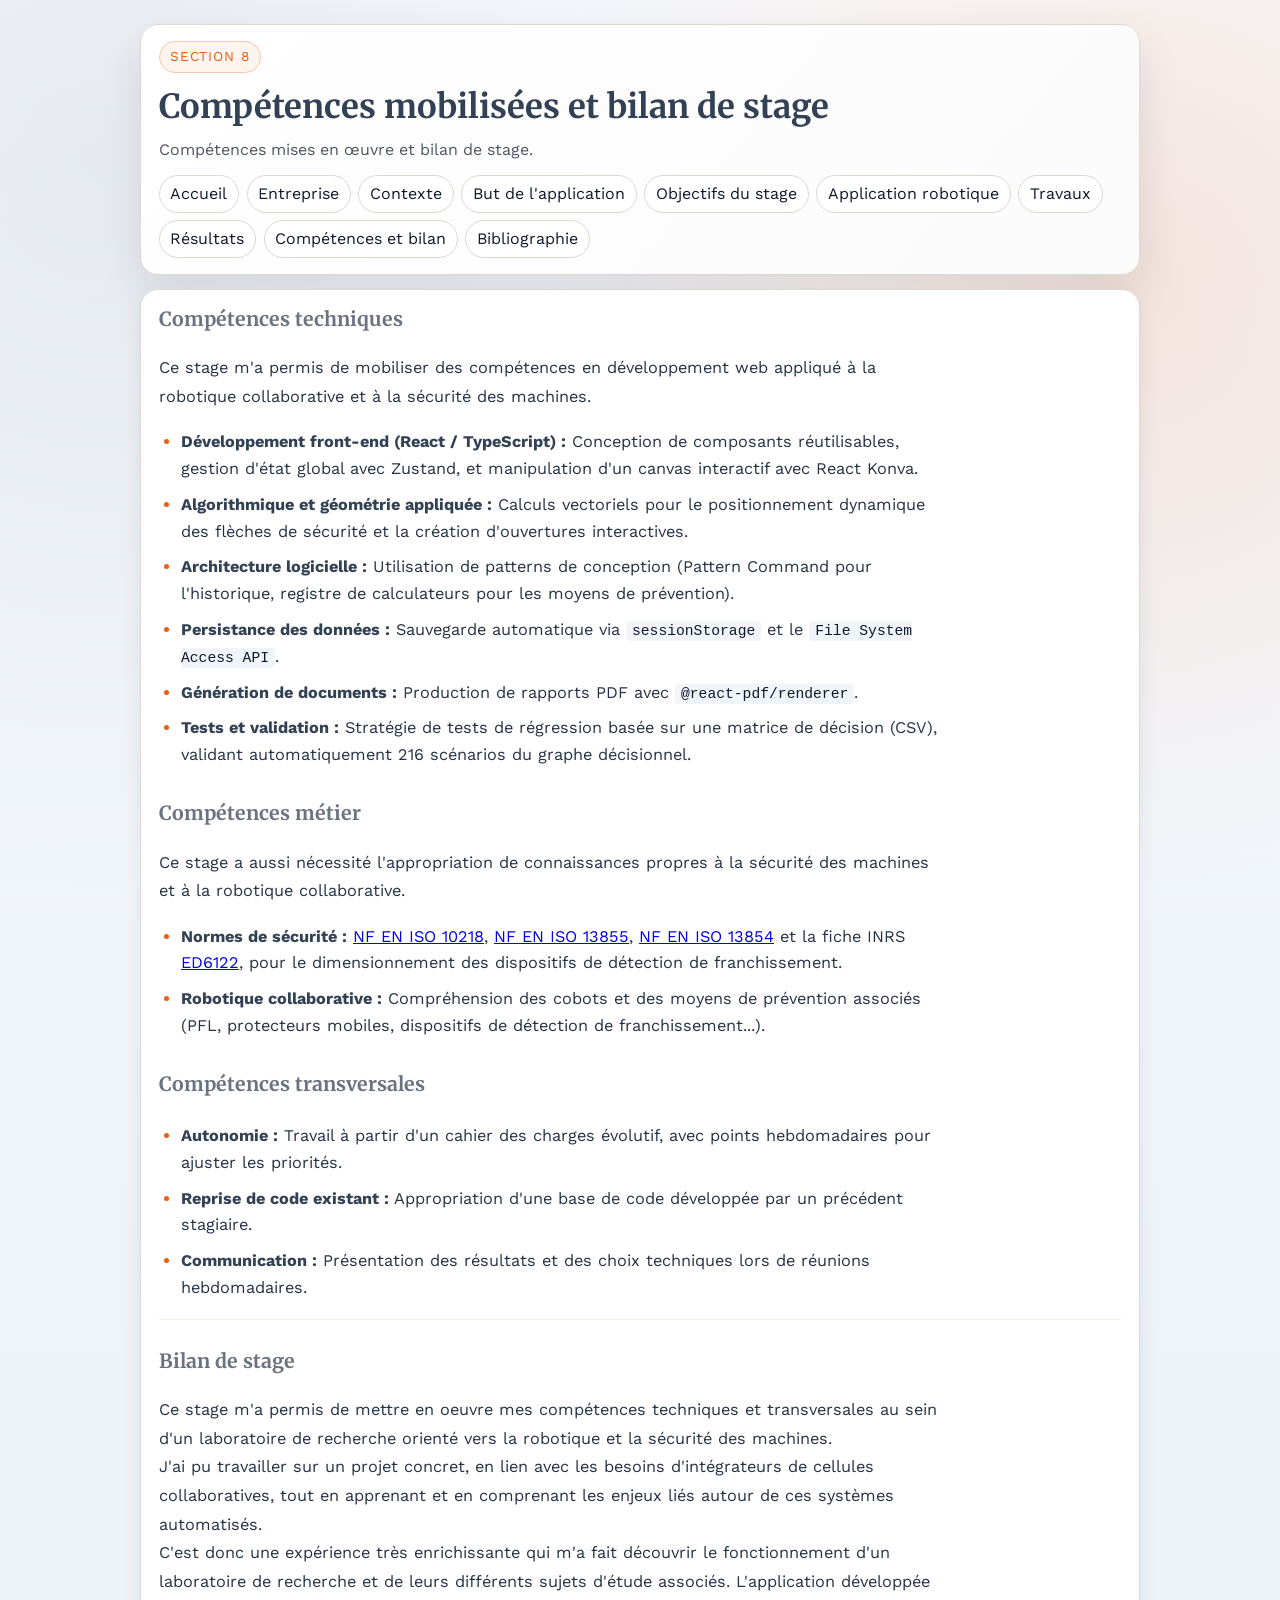
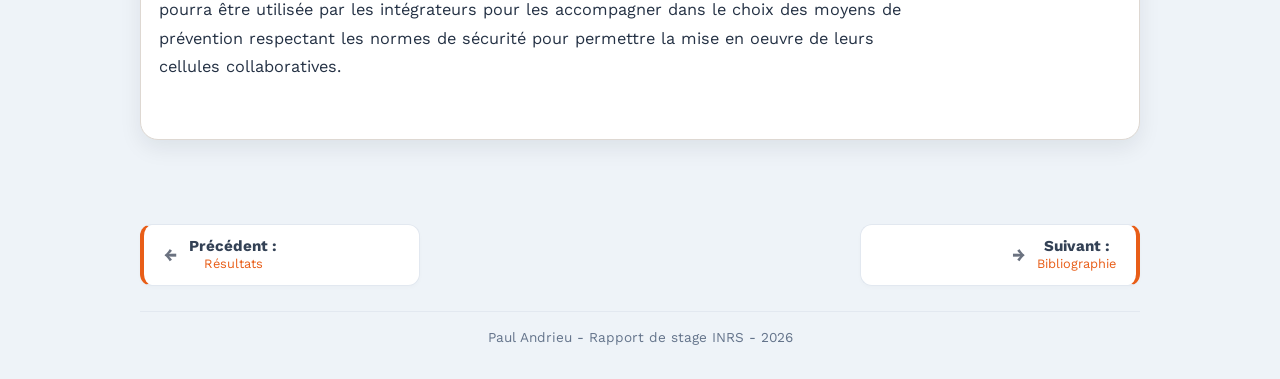
<file: competences.html>
<!DOCTYPE html>
<html lang="fr">

<head>
	<meta charset="UTF-8" />
	<meta name="viewport" content="width=device-width, initial-scale=1.0" />
	<title>Compétences mobilisées et bilan de stage - Rapport de stage</title>
	<link rel="preconnect" href="https://fonts.googleapis.com" />
	<link rel="preconnect" href="https://fonts.gstatic.com" crossorigin />
	<link
		href="https://fonts.googleapis.com/css2?family=Merriweather:wght@400;700&family=Work+Sans:wght@400;500;700&display=swap"
		rel="stylesheet" />
	<link rel="stylesheet" href="styles.css" />
</head>

<body>
	<header class="container page-header">
		<div class="page-title-card">
			<span class="tag">Section 8</span>
			<h1>Compétences mobilisées et bilan de stage</h1>
			<p class="subtitle">Compétences mises en œuvre et bilan de stage.</p>
			<nav class="top-nav" aria-label="Navigation du rapport">
				<a href="index.html">Accueil</a>
				<a href="entreprise.html">Entreprise</a>
				<a href="contexte.html">Contexte</a>
				<a href="but.html">But de l'application</a>
				<a href="objectifs.html">Objectifs du stage</a>
				<a href="application.html">Application robotique</a>
				<a href="travaux.html">Travaux</a>
				<a href="resultats.html">Résultats</a>
				<a href="competences.html">Compétences et bilan</a>
				<a href="biblio.html">Bibliographie</a>
			</nav>
		</div>
	</header>

	<main class="container page-grid">
		<section class="card">

			<div class="work-environment-body">
				<h2>Compétences techniques</h2>
				<p>
					Ce stage m'a permis de mobiliser des compétences en développement web appliqué à la robotique
					collaborative et à la sécurité des machines.
				</p>
				<ul class="work-environment-list">
					<li>
						<strong>Développement front-end (React / TypeScript) :</strong>
						Conception de composants réutilisables, gestion d'état global avec Zustand, et
						manipulation d'un canvas interactif avec React Konva.
					</li>
					<li>
						<strong>Algorithmique et géométrie appliquée :</strong>
						Calculs vectoriels pour le
						positionnement dynamique des flèches de sécurité et la création d'ouvertures interactives.
					</li>
					<li>
						<strong>Architecture logicielle :</strong>
						Utilisation de patterns de conception (Pattern Command pour l'historique,
						registre de calculateurs pour les moyens de prévention).
					</li>
					<li>
						<strong>Persistance des données :</strong>
						Sauvegarde automatique via <code>sessionStorage</code> et le
						<code>File System Access API</code>.
					</li>
					<li>
						<strong>Génération de documents :</strong>
						Production de rapports PDF avec <code>@react-pdf/renderer</code>.
					</li>
					<li>
						<strong>Tests et validation :</strong>
						Stratégie de tests de régression basée sur une matrice de décision (CSV),
						validant automatiquement 216 scénarios du graphe décisionnel.
					</li>
				</ul>
			</div>

			<div class="work-environment-body" style="margin-top: 30px;">
				<h2>Compétences métier</h2>
				<p>
					Ce stage a aussi nécessité l'appropriation de connaissances propres à la sécurité des
					machines et à la robotique collaborative.
				</p>
				<ul class="work-environment-list">
					<li>
						<strong>Normes de sécurité :</strong>
						<a href="https://www.boutique.afnor.org/fr-fr/norme/nf-en-iso-10218/securite-des-robots-et-dispositifs-robotiques/fa140283/1172"
							target="_blank" rel="noopener noreferrer">NF EN ISO 10218</a>, <a
							href="https://www.boutique.afnor.org/fr-fr/norme/nf-en-iso-13855/securite-des-machines-positionnement-des-moyens-de-protection-par-rapport-a/fa128468/35956"
							target="_blank" rel="noopener noreferrer">NF EN ISO 13855</a>, <a
							href="https://www.boutique.afnor.org/fr-fr/norme/nf-en-iso-13854/securite-des-machines-ecartements-minimaux-pour-prevenir-les-risques-decras/fa191736/84559"
							target="_blank" rel="noopener noreferrer">NF EN ISO 13854</a> et la fiche INRS <a
							href="https://www.inrs.fr/media.html?refINRS=ED%206122" target="_blank"
							rel="noopener noreferrer">ED6122</a>, pour
						le dimensionnement des dispositifs de détection de franchissement.
					</li>
					<li>
						<strong>Robotique collaborative :</strong>
						Compréhension des cobots et des moyens de prévention associés (PFL, protecteurs
						mobiles, dispositifs de détection de franchissement...).
					</li>
				</ul>
			</div>

			<div class="work-environment-body" style="margin-top: 30px;">
				<h2>Compétences transversales</h2>
				<ul class="work-environment-list">
					<li>
						<strong>Autonomie :</strong>
						Travail à partir d'un cahier des charges évolutif, avec points hebdomadaires pour ajuster
						les priorités.
					</li>
					<li>
						<strong>Reprise de code existant :</strong>
						Appropriation d'une base de code développée par un précédent stagiaire.
					</li>
					<li>
						<strong>Communication :</strong>
						Présentation des résultats et des choix techniques lors de réunions hebdomadaires.
					</li>
				</ul>
			</div>
			<div class="section-heading"></div>
			<div class="work-environment-body" style="margin-top: 30px;">
				<h2>Bilan de stage</h2>
				<p>
					Ce stage m'a permis de mettre en oeuvre mes compétences techniques et transversales au sein d'un
					laboratoire de
					recherche orienté vers la robotique et la sécurité des machines.<br> J'ai pu travailler
					sur un projet concret, en lien avec les besoins d'intégrateurs de cellules
					collaboratives, tout en apprenant et en comprenant les enjeux liés autour de ces systèmes
					automatisés.
					<br>C'est donc une expérience très enrichissante qui m'a fait découvrir le fonctionnement d'un
					laboratoire de recherche et de leurs différents sujets d'étude associés.
					L'application développée pourra être utilisée par les intégrateurs pour les accompagner dans le choix
					des moyens de prévention respectant les normes de sécurité pour permettre la mise en oeuvre de leurs cellules collaboratives.
				</p>
				<br>
		</section>
	</main>

	<footer class="container site-footer">
		<div class="page-navigation">
			<a href="resultats.html" class="nav-btn btn-prev">
				<span class="arrow">←</span>
				<span class="nav-text"><strong>Précédent :</strong> <small>Résultats</small></span>
			</a>
			<a href="biblio.html" class="nav-btn btn-next">
				<span class="arrow">→</span>
				<span class="nav-text"><strong>Suivant :</strong> <small>Bibliographie</small></span>
			</a>

		</div>

		<hr class="footer-divider">
		<p class="footer-credits">Paul Andrieu - Rapport de stage INRS - 2026</p>
	</footer>
</body>

</html>
</file>
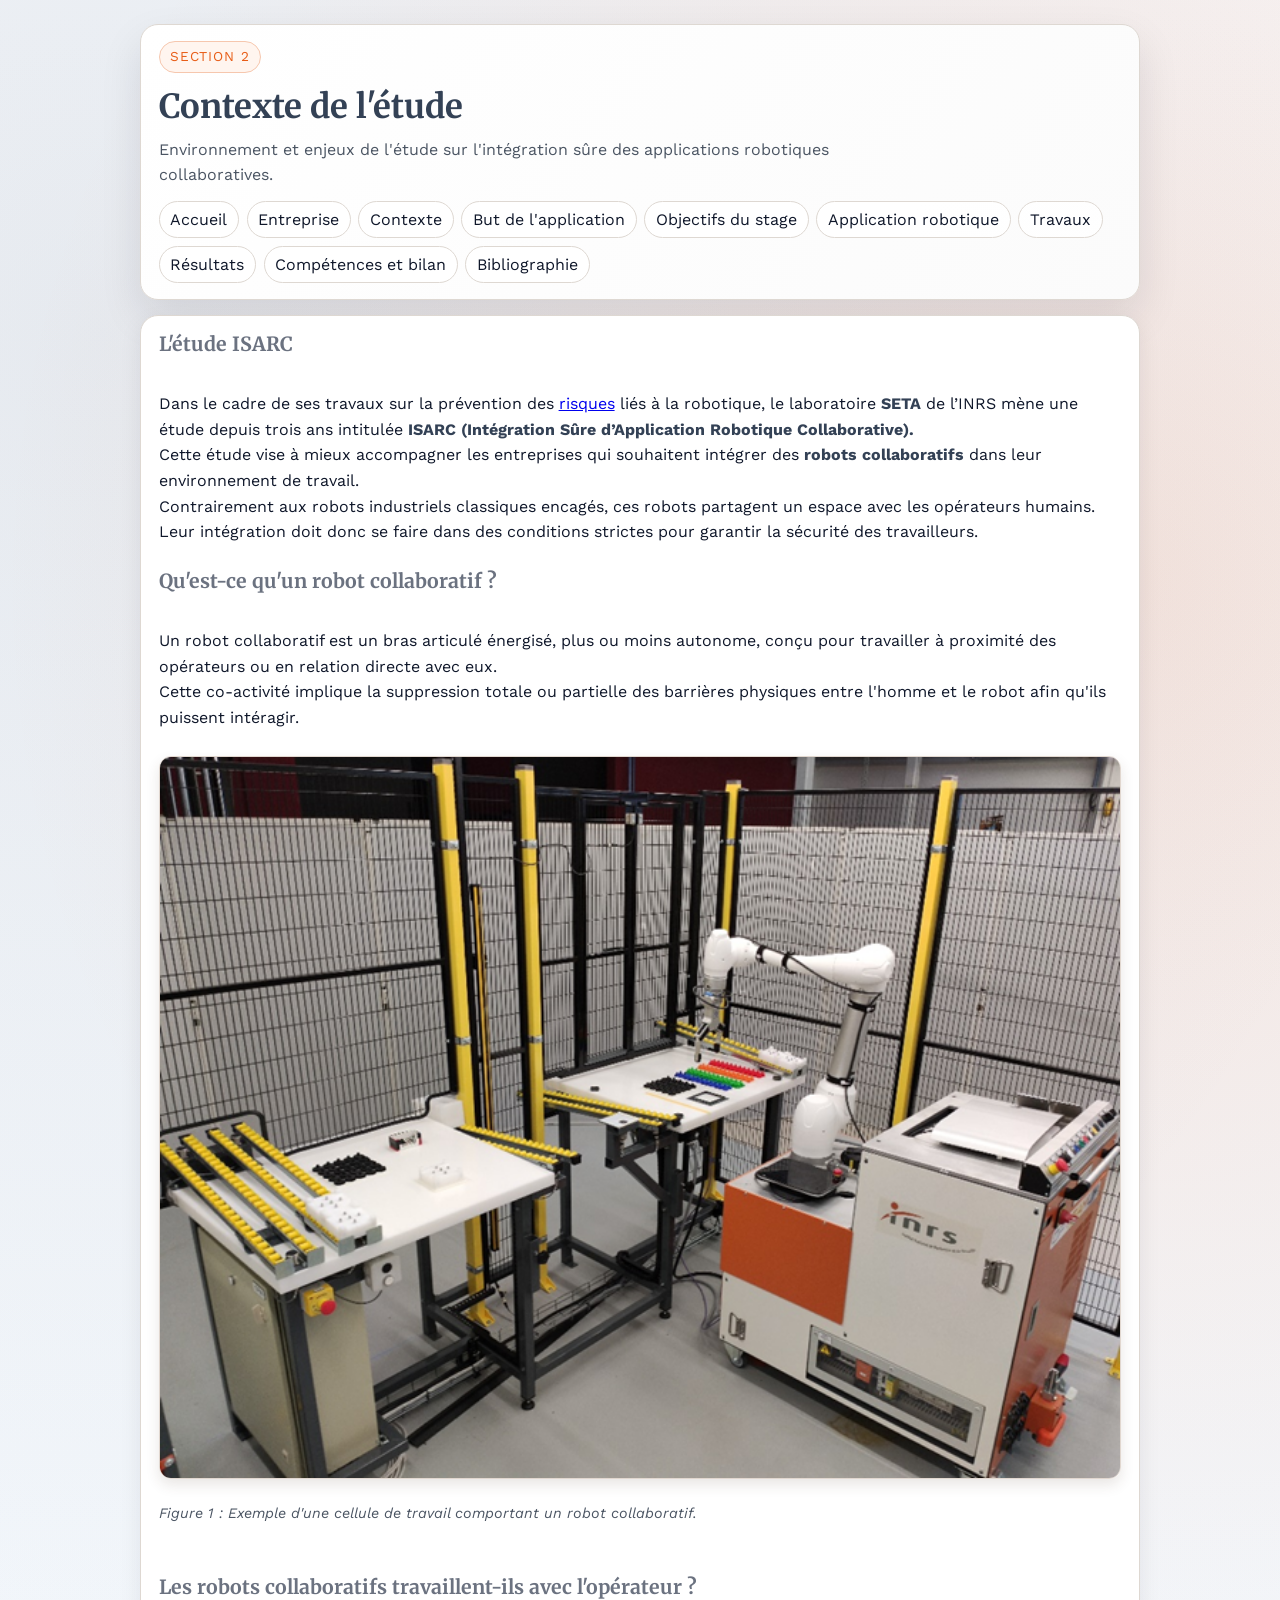
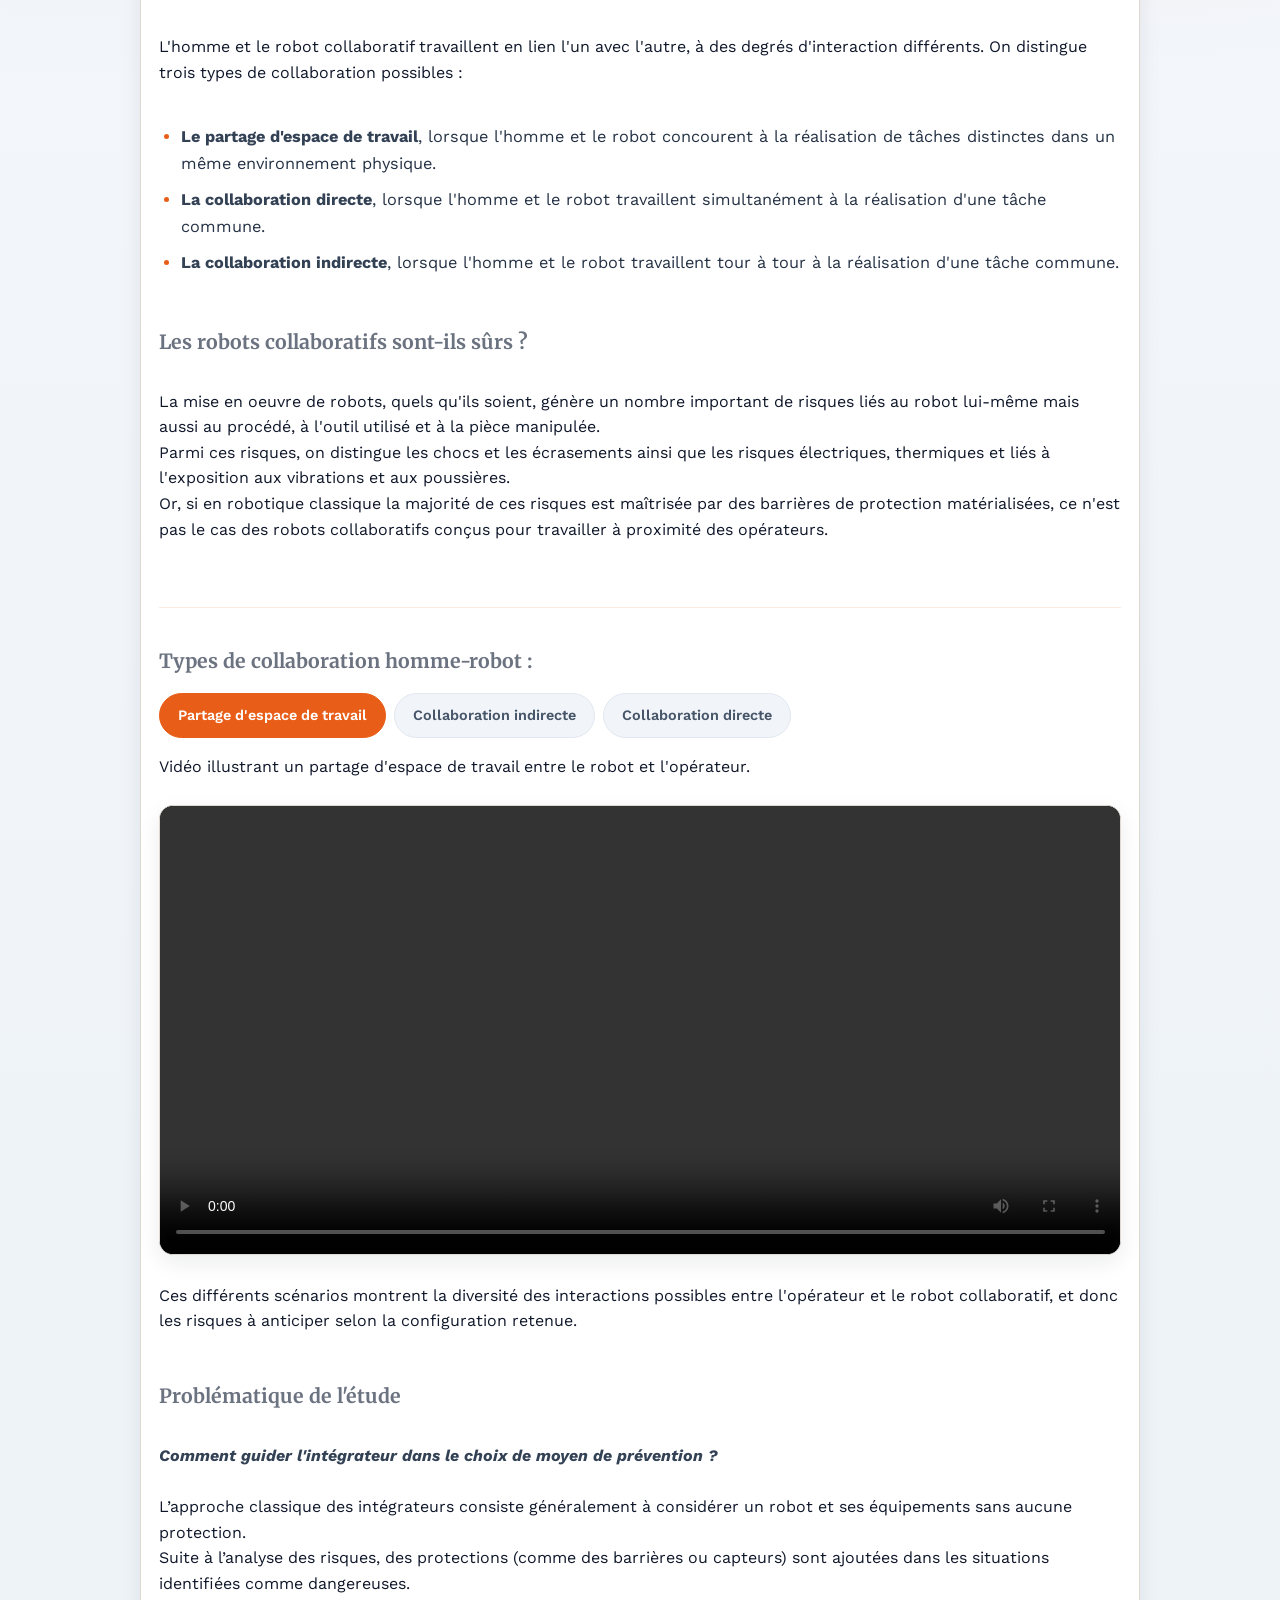
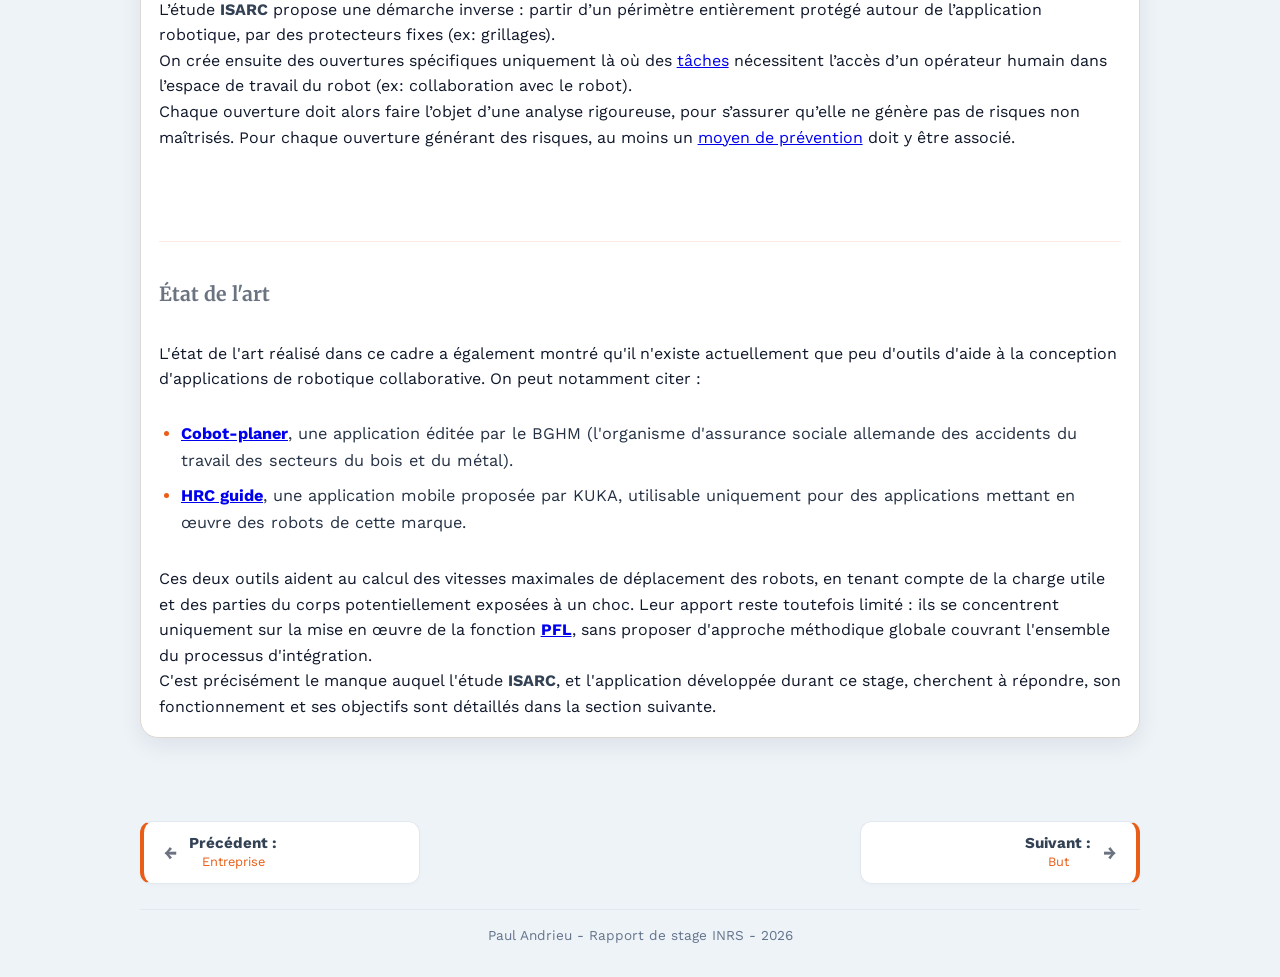
<file: contexte.html>
<!DOCTYPE html>
<html lang="fr">

<head>
	<meta charset="UTF-8" />
	<meta name="viewport" content="width=device-width, initial-scale=1.0" />
	<title>Contexte de l'étude - Rapport de stage</title>
	<link rel="preconnect" href="https://fonts.googleapis.com" />
	<link rel="preconnect" href="https://fonts.gstatic.com" crossorigin />
	<link
		href="https://fonts.googleapis.com/css2?family=Merriweather:wght@400;700&family=Work+Sans:wght@400;500;700&display=swap"
		rel="stylesheet" />
	<link rel="stylesheet" href="styles.css" />
</head>

<body>
	<header class="container page-header">
		<div class="page-title-card">
			<span class="tag">Section 2</span>
			<h1>Contexte de l'étude</h1>
			<p class="subtitle">Environnement et enjeux de l'étude sur l'intégration sûre des applications robotiques
				collaboratives.</p>
			<nav class="top-nav" aria-label="Navigation du rapport">
				<a href="index.html">Accueil</a>
				<a href="entreprise.html">Entreprise</a>
				<a href="contexte.html">Contexte</a>
				<a href="but.html">But de l'application</a>
				<a href="objectifs.html">Objectifs du stage</a>
				<a href="application.html">Application robotique</a>
				<a href="travaux.html">Travaux</a>
				<a href="resultats.html">Résultats</a>
				<a href="competences.html">Compétences et bilan</a>
				<a href="biblio.html">Bibliographie</a>
			</nav>
		</div>
	</header>

	<main class="container page-grid">
		<section class="card">
			<h2>L'étude ISARC</h2>
			<p><br>Dans le cadre de ses travaux sur la prévention des <a href="biblio.html#risque">risques</a> liés à la
				robotique, le laboratoire
				<strong>SETA</strong> de
				l’INRS mène une étude depuis trois ans intitulée <strong>ISARC (Intégration Sûre d’Application Robotique
					Collaborative).</strong><br> Cette
				étude vise à mieux accompagner les entreprises qui souhaitent intégrer des <strong>robots
					collaboratifs</strong> dans
				leur environnement de travail.<br> Contrairement aux robots industriels classiques encagés, ces robots
				partagent un espace avec les opérateurs humains. Leur intégration doit donc se faire dans des conditions
				strictes pour garantir la sécurité des travailleurs.
			</p><br>
			<h2>Qu'est-ce qu'un robot collaboratif ?</h2>
			<p><br>Un robot collaboratif est un bras articulé énergisé, plus ou moins autonome, conçu pour travailler à
				proximité des opérateurs ou en relation directe avec eux. <br>Cette co-activité implique la suppression
				totale ou partielle des barrières physiques entre l'homme et le robot afin qu'ils puissent intéragir.
			</p>
			<br>
			<figure class="figure-placeholder">
				<a href="#img-robot" id="anchor-robot">
					<img src="img/robot.png" alt="Robot collaboratif" class="figure-image"
						style="max-height: none; object-fit: contain;">
				</a>
				<figcaption>Figure 1 : Exemple d'une cellule de travail comportant un robot collaboratif.
				</figcaption>
			</figure>
			<br>
			<div class="lightbox-overlay" id="img-robot">
				<a href="#anchor-robot" class="lightbox-close" aria-label="Fermer">&times;</a>
				<img src="img/robot.png" alt="Robot collaboratif">
			</div><br>
			<h2>Les robots collaboratifs travaillent-ils avec l'opérateur ?</h2>
			<br>
			<p>

				L'homme et le robot collaboratif travaillent en lien l'un avec l'autre, à des degrés d'interaction
				différents. On distingue trois types de collaboration possibles :
			<ul class="work-environment-list"><br>
				<li><strong>Le partage d'espace de travail</strong></a>,
					lorsque l'homme et le robot concourent à la réalisation de tâches distinctes dans un même
					environnement physique.</li>
				<li><strong>La collaboration directe</strong></a>, lorsque l'homme et le robot
					travaillent simultanément à la réalisation
					d'une tâche commune.</li>
				<li><strong>La collaboration indirecte</strong></a>, lorsque l'homme et le robot
					travaillent tour à tour à la réalisation
					d'une tâche commune.</li>
			</ul>
			</p>
			<br><br>
			<h2>Les robots collaboratifs sont-ils sûrs ?</h2>
			<br>
			<p>La mise en oeuvre de robots, quels qu'ils soient, génère un nombre important de risques liés au robot
				lui-même mais aussi au procédé, à l'outil utilisé et à la pièce manipulée.<br> Parmi ces risques, on
				distingue les chocs et les écrasements ainsi que les risques électriques, thermiques et liés à
				l'exposition aux vibrations et aux poussières. <br>Or, si en robotique classique la majorité de ces
				risques
				est maîtrisée par des barrières de protection matérialisées, ce n'est pas le cas des robots
				collaboratifs conçus pour travailler à proximité des opérateurs.</p>
			<br><br>
			<div class="section-heading"></div>
			<span id="scenario1" class="scroll-anchor" aria-hidden="true"></span>
			<span id="scenario2" class="scroll-anchor" aria-hidden="true"></span>
			<span id="scenario3" class="scroll-anchor" aria-hidden="true"></span>
			<br>
			<h2>Types de collaboration homme-robot : </h2>

			<div class="video-tabs">
				<input type="radio" name="scenario-tabs" id="tab-scenario1" checked>
				<input type="radio" name="scenario-tabs" id="tab-scenario2">
				<input type="radio" name="scenario-tabs" id="tab-scenario3">

				<div class="video-tabs-nav">
					<label for="tab-scenario1">Partage d'espace de travail</label>
					<label for="tab-scenario2">Collaboration indirecte</label>
					<label for="tab-scenario3">Collaboration directe</label>
				</div>
				<div class="video-tabs-panels">
					<div class="video-tab-panel" id="panel-scenario1">
						<p>Vidéo illustrant un partage d'espace de travail entre le robot et l'opérateur.</p>
						<br>
						<video class="result-video" controls preload="metadata">
							<source src="img/Scenario_1_HD.mp4" type="video/mp4" />
							Votre navigateur ne supporte pas la lecture vidéo.
						</video>
					</div>
					<div class="video-tab-panel" id="panel-scenario2">
						<p>Vidéo illustrant une collaboration indirecte entre le robot et l'opérateur.</p>
						<br>
						<video class="result-video" controls preload="metadata">
							<source src="img/Scenario_2_HD.mp4" type="video/mp4" />
							Votre navigateur ne supporte pas la lecture vidéo.
						</video>
					</div>
					<div class="video-tab-panel" id="panel-scenario3">
						<p>Vidéo illustrant une collaboration directe entre le robot et l'opérateur.</p>
						<br>
						<video class="result-video" controls preload="metadata">
							<source src="img/Scenario_3_HD.mp4" type="video/mp4" />
							Votre navigateur ne supporte pas la lecture vidéo.
						</video>
					</div>
				</div>
			</div>
			<p>
				Ces différents scénarios montrent la diversité des interactions possibles entre
				l'opérateur et le robot collaboratif, et donc les risques à anticiper
				selon la configuration retenue.</p>
			<br><br>
			<h2>Problématique de l'étude</h2>
			<br>
			<em><strong>Comment guider l'intégrateur dans le choix de moyen de prévention ?</strong></em>
			<p><br>L’approche classique des intégrateurs consiste généralement à considérer un robot et ses équipements
				sans
				aucune protection.<br> Suite à l’analyse des risques, des protections (comme des barrières ou capteurs)
				sont
				ajoutées dans les situations identifiées comme dangereuses.<br> L’étude <strong>ISARC</strong> propose
				une
				démarche inverse :
				partir d’un périmètre entièrement protégé autour de l’application robotique, par des protecteurs fixes
				(ex: grillages).<br> On crée ensuite des ouvertures spécifiques uniquement là où des <a
					href="biblio.html#tâche">tâches</a> nécessitent
				l’accès d’un opérateur humain dans l’espace de travail du robot (ex: collaboration avec le robot).
				<br>Chaque ouverture doit alors faire l’objet d’une analyse rigoureuse, pour s’assurer qu’elle ne génère
				pas
				de risques non maîtrisés. Pour chaque ouverture générant des risques, au moins un <a
					href="biblio.html#moyen-prevention">moyen de prévention</a>
				doit y être associé.
			</p><br>
			<br><br>
			<div class="section-heading"></div>
			<br>
			<h2>État de l'art</h2>
			<br>
			<p>
				L'état de l'art réalisé dans ce cadre a également montré qu'il n'existe
				actuellement que peu d'outils d'aide à la conception d'applications de robotique
				collaborative. On peut notamment citer :
			</p><br>
			<ul class="work-environment-list">
				<li>
					<strong><a href="https://cobotplaner.de/preambel" target="_blank"
							rel="noopener noreferrer">Cobot-planer</a></strong>, une application
					éditée par le BGHM (l'organisme d'assurance sociale allemande des accidents
					du travail des secteurs du bois et du métal).
				</li>
				<li>
					<strong><a
							href="https://www.kuka.com/fr-fr/produits-et-prestations/syst%C3%A8mes-de-robots/logiciels/logiciels-d'application/application-hrc-guide"
							target="_blank" rel="noopener noreferrer">HRC guide</a></strong>, une application mobile
					proposée par KUKA,
					utilisable uniquement pour des applications mettant en œuvre des robots de
					cette marque.
				</li>
			</ul>
			<br>
			<p>
				Ces deux outils aident au calcul des vitesses maximales de déplacement des
				robots, en tenant compte de la charge utile et des parties du corps
				potentiellement exposées à un choc. Leur apport reste toutefois limité : ils se
				concentrent uniquement sur la mise en œuvre de la fonction <strong><a
						href="biblio.html#pfl">PFL</a></strong>, sans proposer
				d'approche méthodique globale couvrant l'ensemble du processus d'intégration.
			<br>	C'est précisément le manque auquel l'étude <strong>ISARC</strong>, et l'application développée
				durant ce stage, cherchent à répondre, son fonctionnement et ses objectifs sont détaillés dans la
				section suivante.

				<br>
		</section>
	</main>

	<footer class="container site-footer">
		<div class="page-navigation">
			<a href="entreprise.html" class="nav-btn btn-prev">
				<span class="arrow">←</span>
				<span class="nav-text"><strong>Précédent :</strong> <small>Entreprise</small></span>
			</a>
			<a href="but.html" class="nav-btn btn-next">
				<span class="nav-text"><strong>Suivant :</strong> <small>But</small></span>
				<span class="arrow">→</span>
			</a>
		</div>

		<hr class="footer-divider">
		<p class="footer-credits">Paul Andrieu - Rapport de stage INRS - 2026</p>
	</footer>
</body>

</html>
</file>
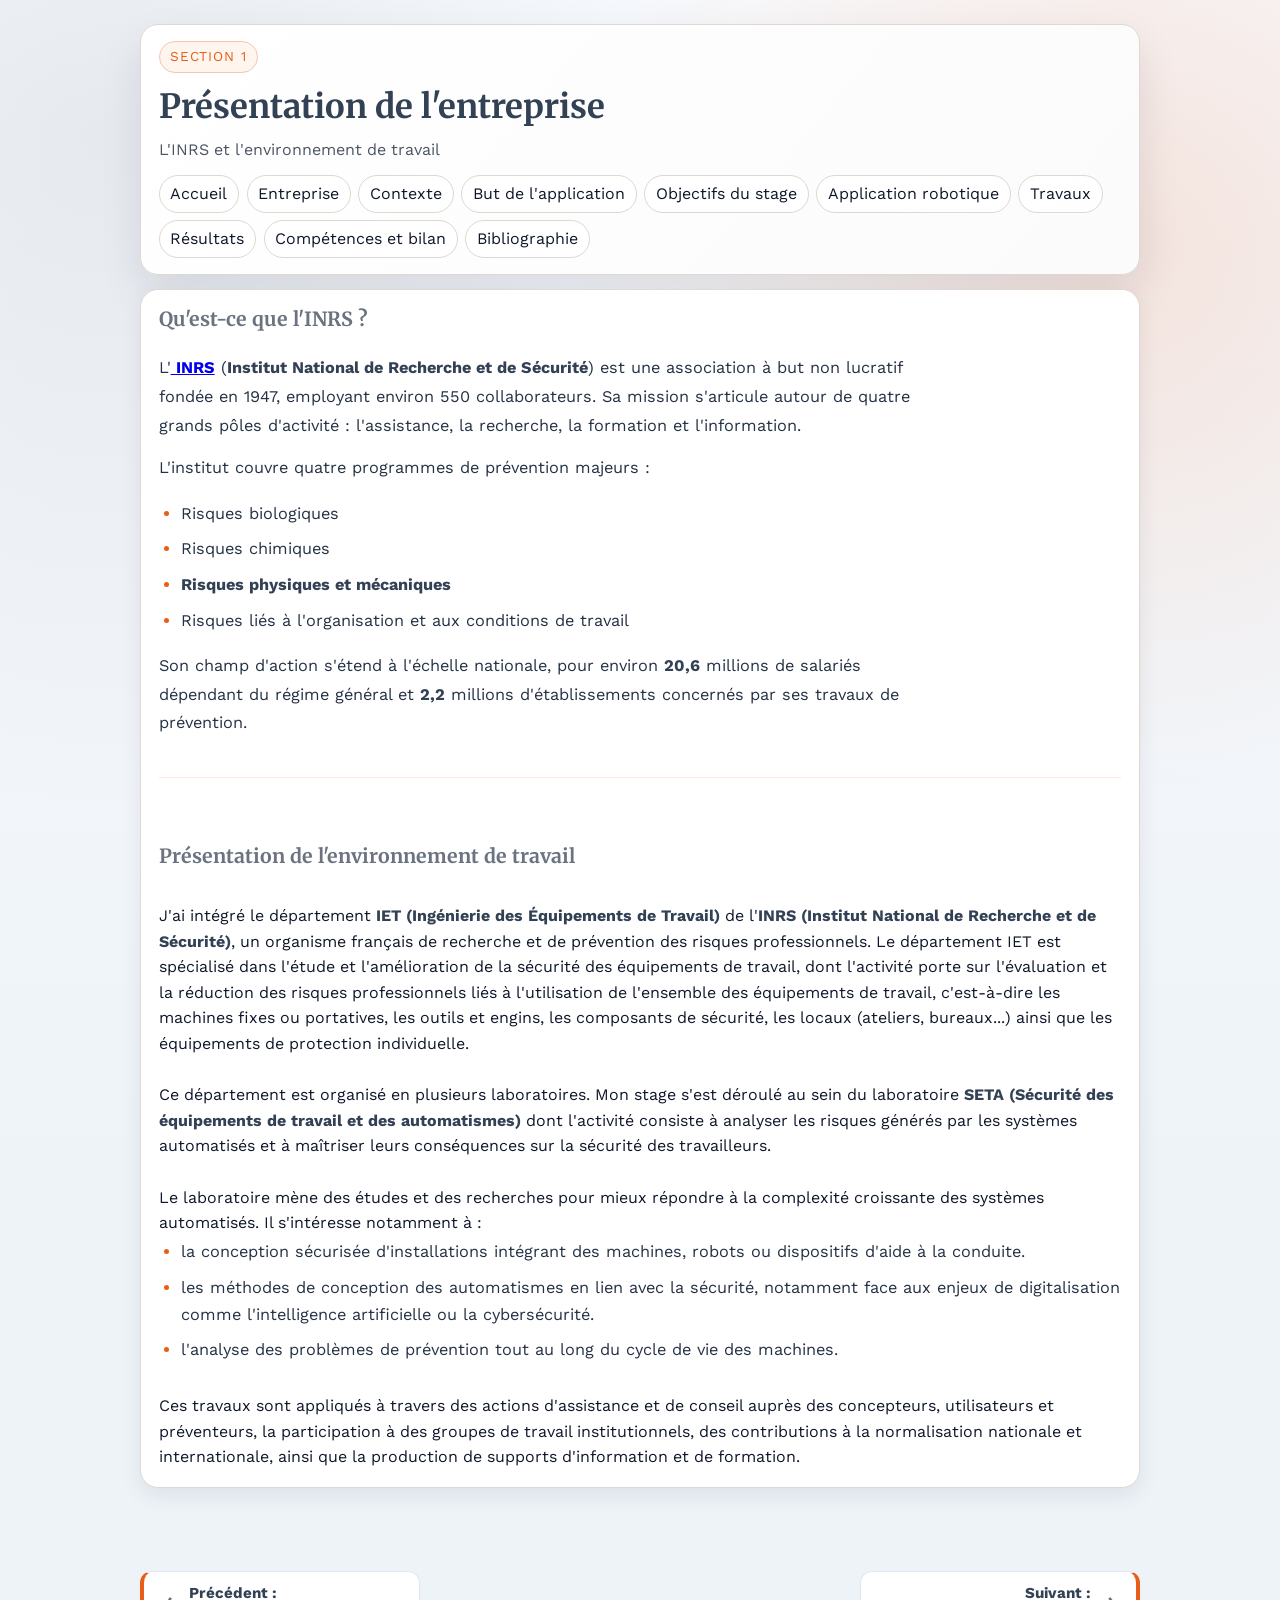
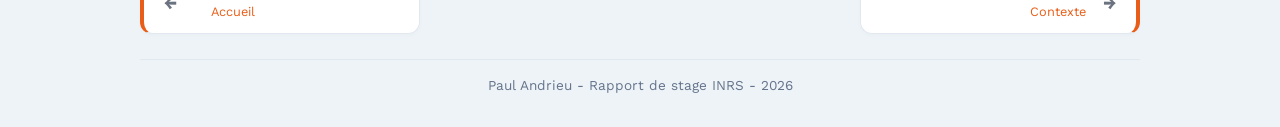
<file: entreprise.html>
<!DOCTYPE html>
<html lang="fr">

<head>
	<meta charset="UTF-8" />
	<meta name="viewport" content="width=device-width, initial-scale=1.0" />
	<title>Présentation de l'entreprise - Rapport de stage</title>
	<link rel="preconnect" href="https://fonts.googleapis.com" />
	<link rel="preconnect" href="https://fonts.gstatic.com" crossorigin />
	<link
		href="https://fonts.googleapis.com/css2?family=Merriweather:wght@400;700&family=Work+Sans:wght@400;500;700&display=swap"
		rel="stylesheet" />
	<link rel="stylesheet" href="styles.css" />
</head>

<body>
	<header class="container page-header">
		<div class="page-title-card">
			<span class="tag">Section 1</span>
			<h1>Présentation de l'entreprise</h1>
			<p class="subtitle">L'INRS et l'environnement de travail</p>
			<nav class="top-nav" aria-label="Navigation du rapport">
				<a href="index.html">Accueil</a>
				<a href="entreprise.html">Entreprise</a>
				<a href="contexte.html">Contexte</a>
				<a href="but.html">But de l'application</a>
				<a href="objectifs.html">Objectifs du stage</a>
				<a href="application.html">Application robotique</a>
				<a href="travaux.html">Travaux</a>
				<a href="resultats.html">Résultats</a>
				<a href="competences.html">Compétences et bilan</a>
				<a href="biblio.html">Bibliographie</a>
			</nav>
		</div>
	</header>

	<main class="container page-grid">
		<section class="card">
			<div class="work-environment-body">
				<h2>Qu'est-ce que l'INRS ?</h2>
				<p>
					L'<strong><a href="https://www.inrs.fr/" target="_blank" rel="noopener noreferrer">
							INRS</a></strong> (<strong>Institut National de Recherche et de Sécurité</strong>) est une
					association à but non lucratif fondée en 1947, employant environ 550 collaborateurs. Sa mission
					s'articule autour de quatre grands pôles d'activité : l'assistance, la recherche, la formation et
					l'information.
				</p>
				<p>
					L'institut couvre quatre programmes de prévention majeurs :
				</p>
				<ul class="work-environment-list">
					<li>Risques biologiques</li>
					<li>Risques chimiques</li>
					<li><strong>Risques physiques et mécaniques</strong></li>
					<li>Risques liés à l'organisation et aux conditions de travail</li>
				</ul>
				<p>
					Son champ d'action s'étend à l'échelle nationale, pour environ <strong>20,6</strong> millions de
					salariés dépendant du régime général et <strong>2,2</strong> millions d'établissements concernés par
					ses travaux de
					prévention.
				</p>
			</div>
			<br>
			<div class="section-heading"></div>
			<br><br>
			<h2>Présentation de l'environnement de travail</h2>
			<br>
			J'ai intégré le département <strong>IET (Ingénierie des Équipements de Travail)</strong> de l'<strong>INRS
				(Institut National de Recherche et de Sécurité)</strong>, un organisme français de recherche et de
			prévention des risques professionnels. Le département IET est spécialisé dans l'étude et l'amélioration de
			la sécurité des équipements de travail,
			dont l'activité porte sur l'évaluation et la réduction des risques professionnels liés
			à l'utilisation de l'ensemble des équipements de travail, c'est-à-dire les machines
			fixes ou portatives, les outils et engins, les composants de sécurité, les locaux
			(ateliers, bureaux...) ainsi que les équipements de protection individuelle.
			</p>
			<br>
			<p>
				Ce département est organisé en plusieurs laboratoires. Mon stage s'est déroulé au sein
				du laboratoire <strong>SETA (Sécurité des équipements de travail et des automatismes)</strong> dont
				l'activité consiste à analyser les risques générés par les systèmes automatisés et à
				maîtriser leurs conséquences sur la sécurité des travailleurs.
			</p>
			<br>
			<p>
				Le laboratoire mène des études et des recherches pour mieux répondre à la complexité
				croissante des systèmes automatisés. Il s'intéresse notamment à :
			</p>
			<ul class="work-environment-list">
				<li>la conception sécurisée d'installations intégrant des machines, robots ou dispositifs d'aide à la
					conduite. </li>
				<li>les méthodes de conception des automatismes en lien avec la sécurité, notamment face aux enjeux de
					digitalisation comme l'intelligence artificielle ou la cybersécurité. </li>
				<li>l'analyse des problèmes de prévention tout au long du cycle de vie des machines.</li>
			</ul>
			<p><br>
				Ces travaux sont appliqués à travers des actions d'assistance et de conseil auprès des
				concepteurs, utilisateurs et préventeurs, la participation à des groupes de travail
				institutionnels, des contributions à la normalisation nationale et internationale,
				ainsi que la production de supports d'information et de formation.
			</p>
			</div>
		</section>
	</main>

	<footer class="container site-footer">
		<div class="page-navigation">
			<a href="index.html" class="nav-btn btn-prev">
				<span class="arrow">←</span>
				<span class="nav-text"><strong>Précédent :</strong> <small>Accueil</small></span>
			</a>
			<a href="contexte.html" class="nav-btn btn-next">
				<span class="nav-text"><strong>Suivant :</strong> <small>Contexte</small></span>
				<span class="arrow">→</span>
			</a>
		</div>

		<hr class="footer-divider">
		<p class="footer-credits">Paul Andrieu - Rapport de stage INRS - 2026</p>
	</footer>
</body>

</html>
</file>
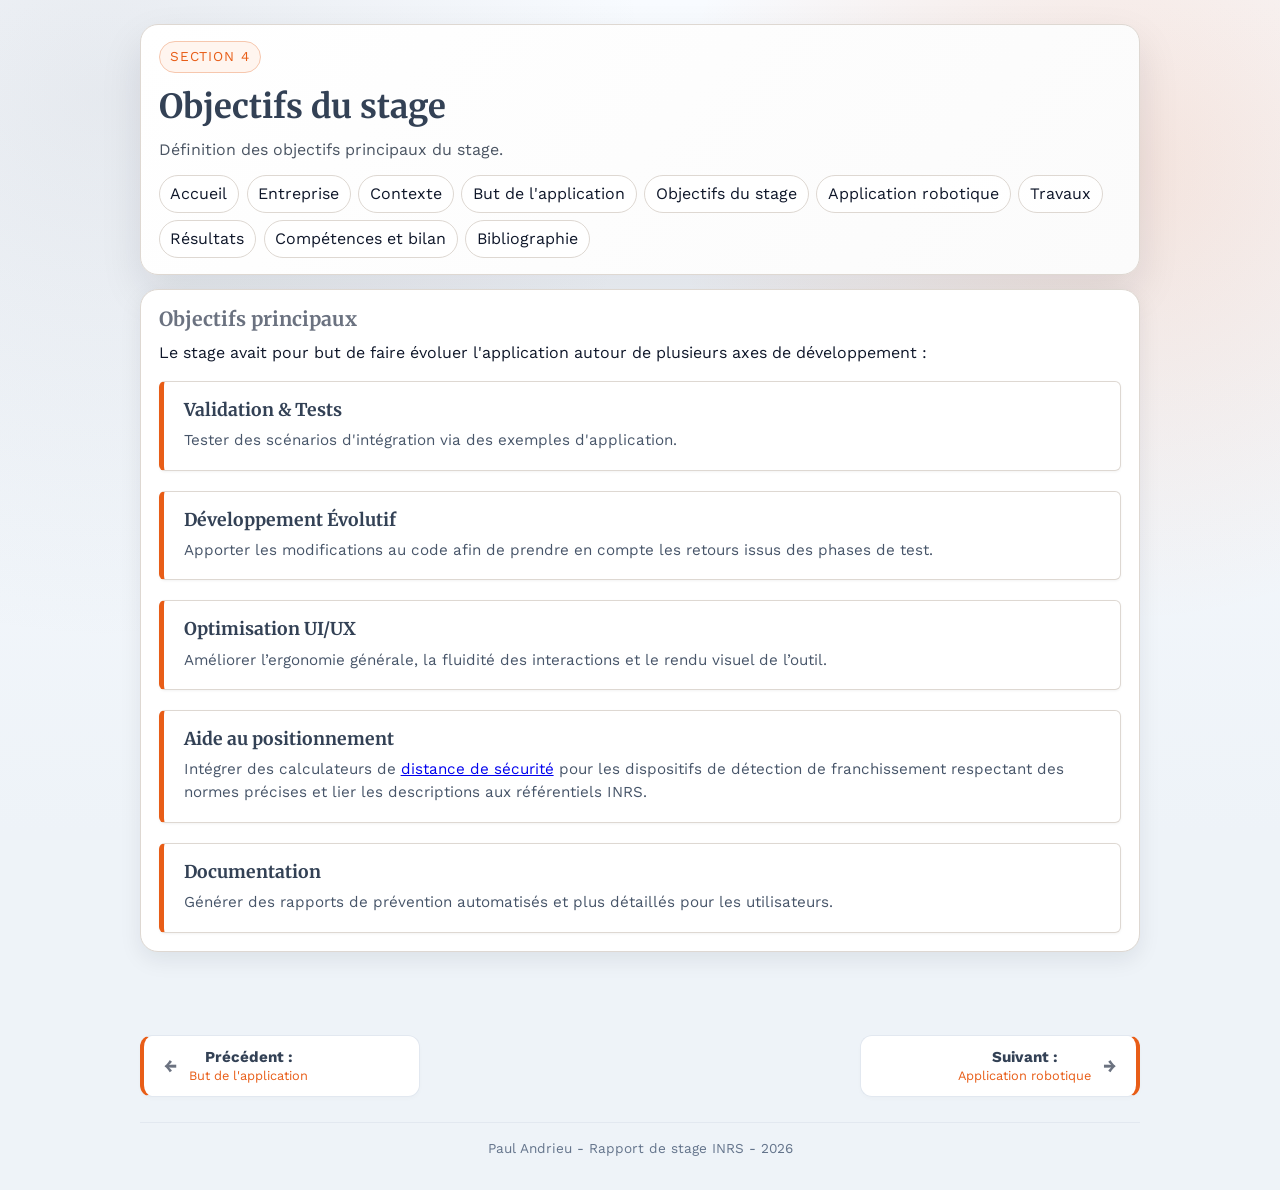
<file: objectifs.html>
<!DOCTYPE html>
<html lang="fr">

<head>
	<meta charset="UTF-8" />
	<meta name="viewport" content="width=device-width, initial-scale=1.0" />
	<title>Objectifs du stage - Rapport de stage</title>
	<link rel="preconnect" href="https://fonts.googleapis.com" />
	<link rel="preconnect" href="https://fonts.gstatic.com" crossorigin />
	<link
		href="https://fonts.googleapis.com/css2?family=Merriweather:wght@400;700&family=Work+Sans:wght@400;500;700&display=swap"
		rel="stylesheet" />
	<link rel="stylesheet" href="styles.css" />
</head>

<body>
	<header class="container page-header">
		<div class="page-title-card">
			<span class="tag">Section 4</span>
			<h1>Objectifs du stage</h1>
			<p class="subtitle">Définition des objectifs principaux du stage.</p>
			<nav class="top-nav" aria-label="Navigation du rapport">
				<a href="index.html">Accueil</a>
				<a href="entreprise.html">Entreprise</a>
				<a href="contexte.html">Contexte</a>
				<a href="but.html">But de l'application</a>
				<a href="objectifs.html">Objectifs du stage</a>				
				<a href="application.html">Application robotique</a>			
				<a href="travaux.html">Travaux</a>
				<a href="resultats.html">Résultats</a>
				<a href="competences.html">Compétences et bilan</a>
				<a href="biblio.html">Bibliographie</a>
			</nav>
		</div>
	</header>

	<main class="container page-grid">
		<section class="card">
			<h2>Objectifs principaux</h2>
			<p>Le stage avait pour but de faire évoluer l'application autour de plusieurs axes de développement :
			</p>

			<div class="objectives-wrapper">
				<div class="objective-card">
					<div class="objective-content">
						<h3>Validation & Tests</h3>
						<p>Tester des scénarios d'intégration via des exemples d'application.</p>
					</div>
				</div>

				<div class="objective-card">
					<div class="objective-content">
						<h3>Développement Évolutif</h3>
						<p>Apporter les modifications au code afin de prendre en compte les retours issus des phases de
							test.</p>
					</div>
				</div>

				<div class="objective-card">
					<div class="objective-content">
						<h3>Optimisation UI/UX</h3>
						<p>Améliorer l’ergonomie générale, la fluidité des interactions et le rendu visuel de l’outil.
						</p>
					</div>
				</div>

				<div class="objective-card">
					<div class="objective-content">
						<h3>Aide au positionnement</h3>
						<p>Intégrer des calculateurs de <a href="biblio.html#distance-sécurité">distance de sécurité</a> pour les dispositifs de détection de franchissement respectant des normes précises et lier les descriptions aux
							référentiels INRS.</p>
					</div>
				</div>

				<div class="objective-card">
					<div class="objective-content">
						<h3>Documentation</h3>
						<p>Générer des rapports de prévention automatisés et plus détaillés pour les utilisateurs.</p>
					</div>
				</div>
			</div>
		</section>
	</main>

	<footer class="container site-footer">
		<div class="page-navigation">
			<a href="but.html" class="nav-btn btn-prev">
				<span class="arrow">←</span>
				<span class="nav-text"><strong>Précédent :</strong> <small>But de l'application</small></span>
			</a>
			<a href="application.html" class="nav-btn btn-next">
				<span class="nav-text"><strong>Suivant :</strong> <small>Application robotique</small></span>
				<span class="arrow">→</span>
			</a>
		</div>

		<hr class="footer-divider">
		<p class="footer-credits">Paul Andrieu - Rapport de stage INRS - 2026</p>
	</footer>
</body>

</html>
</file>
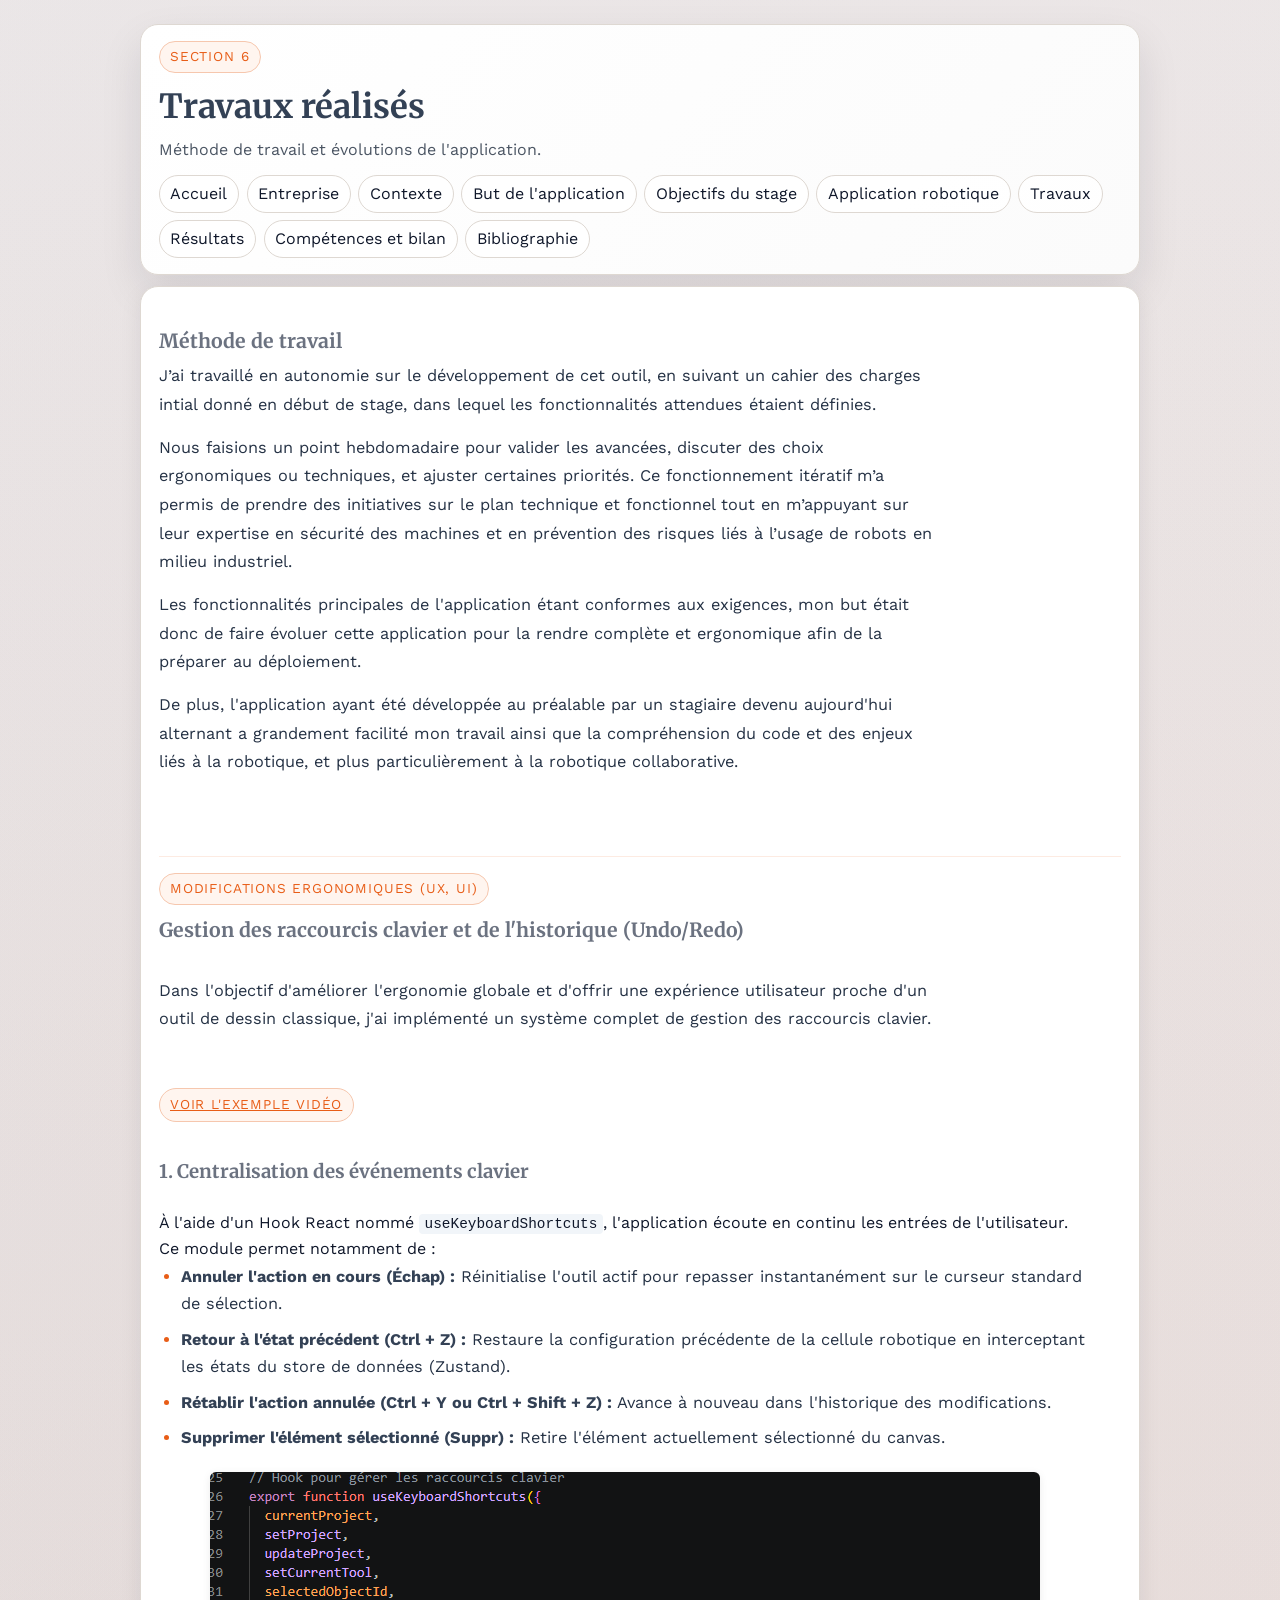
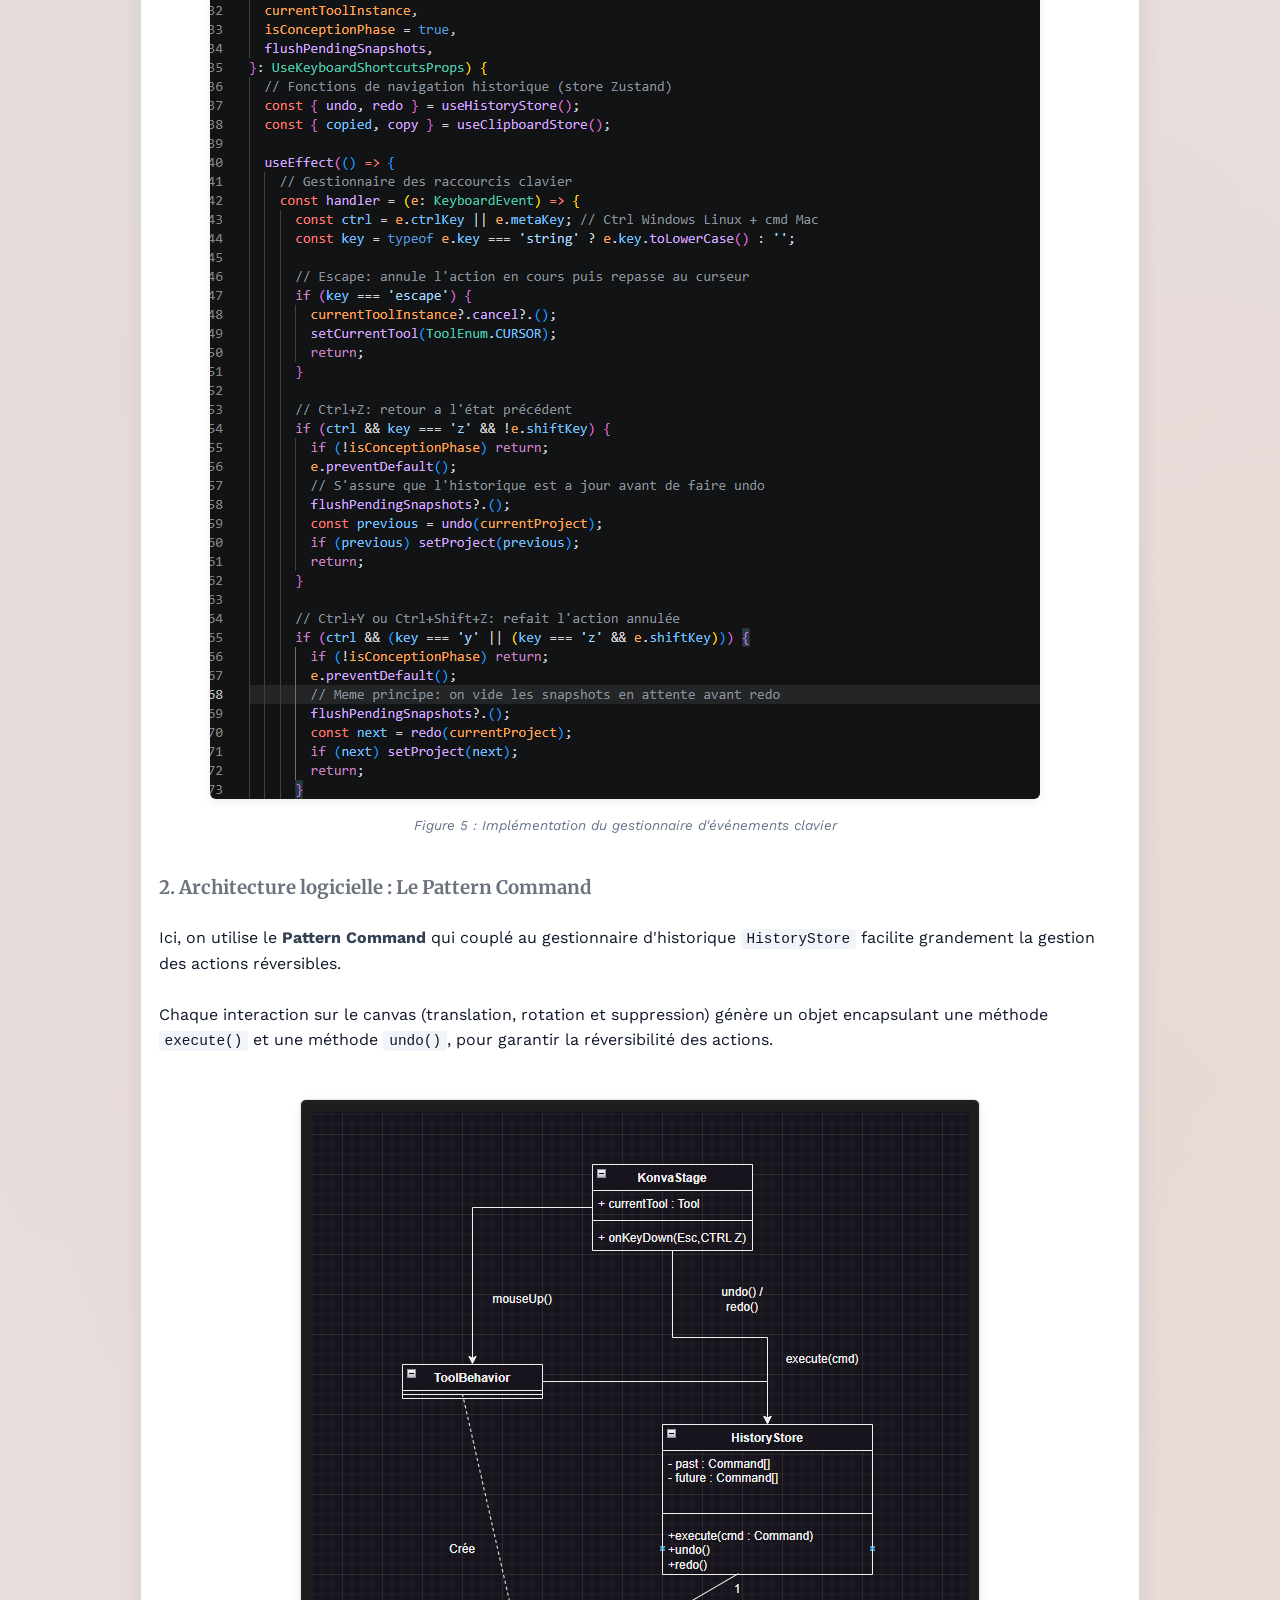
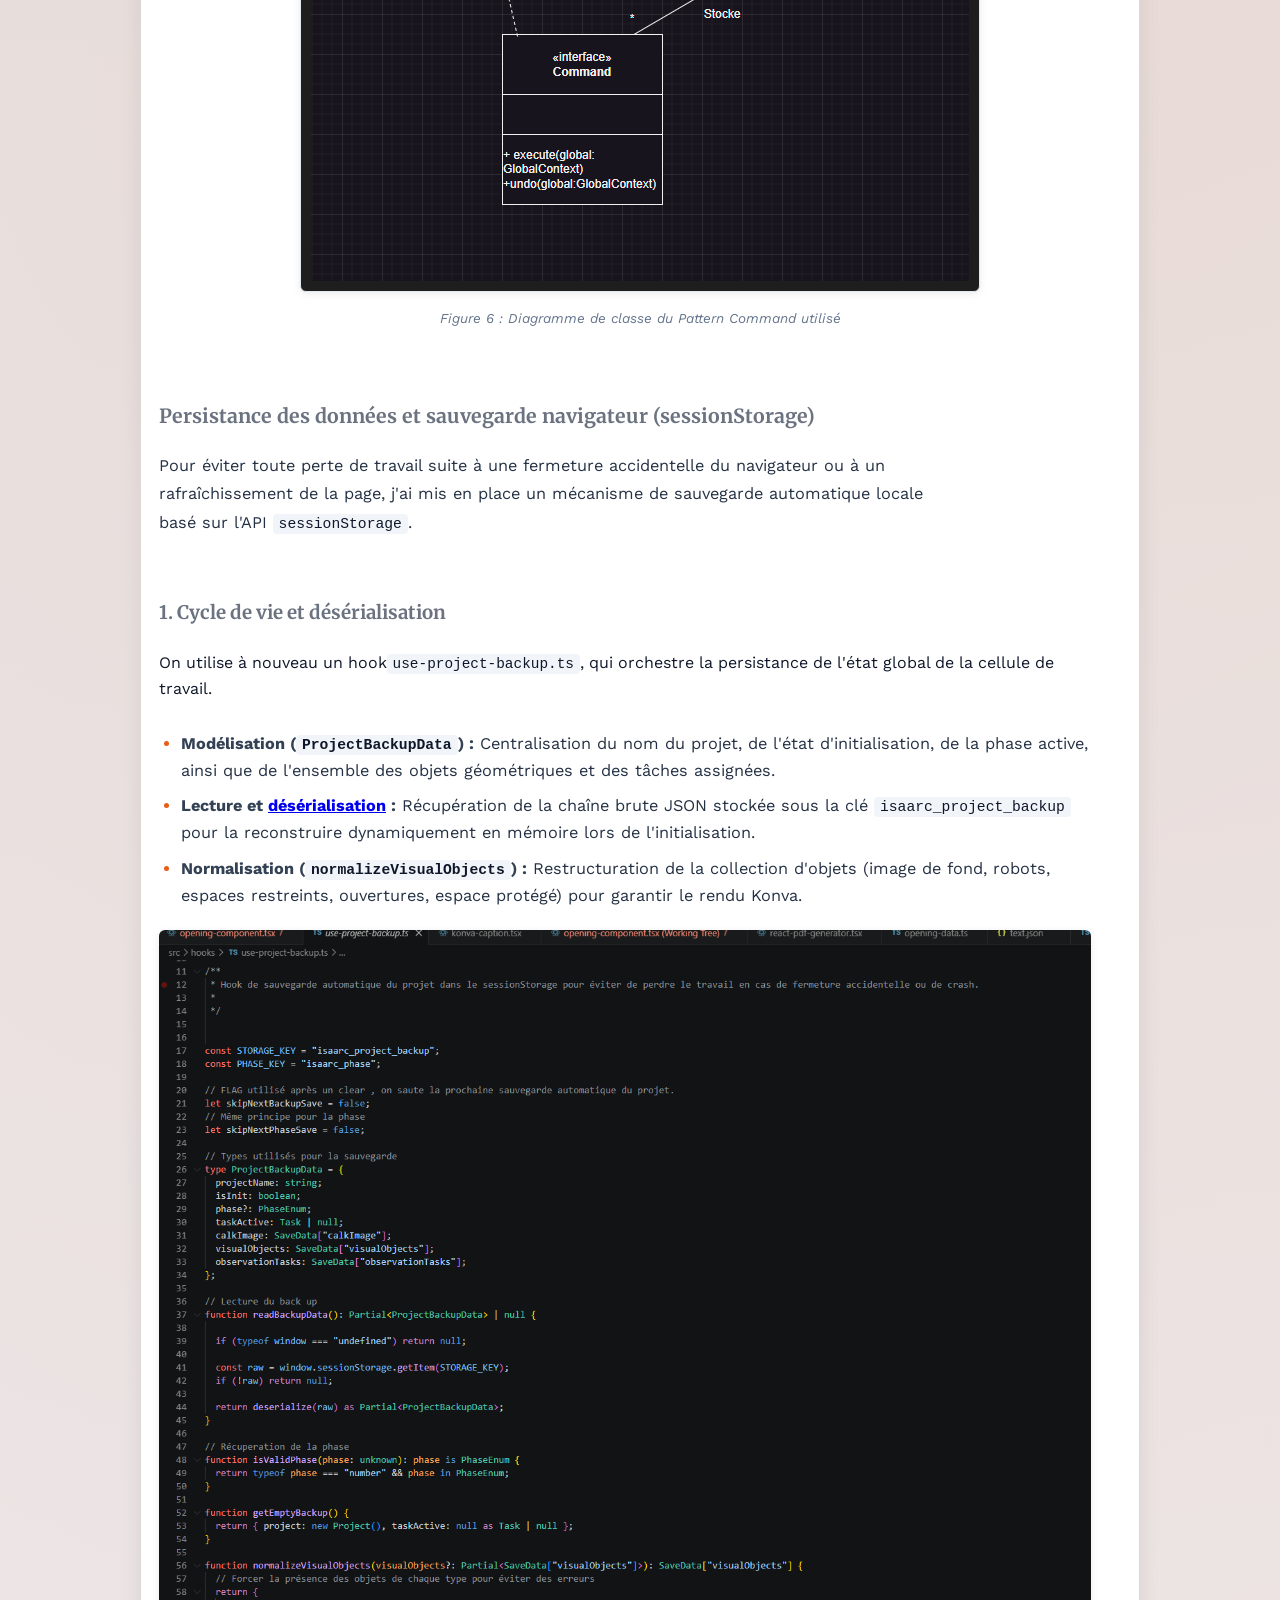
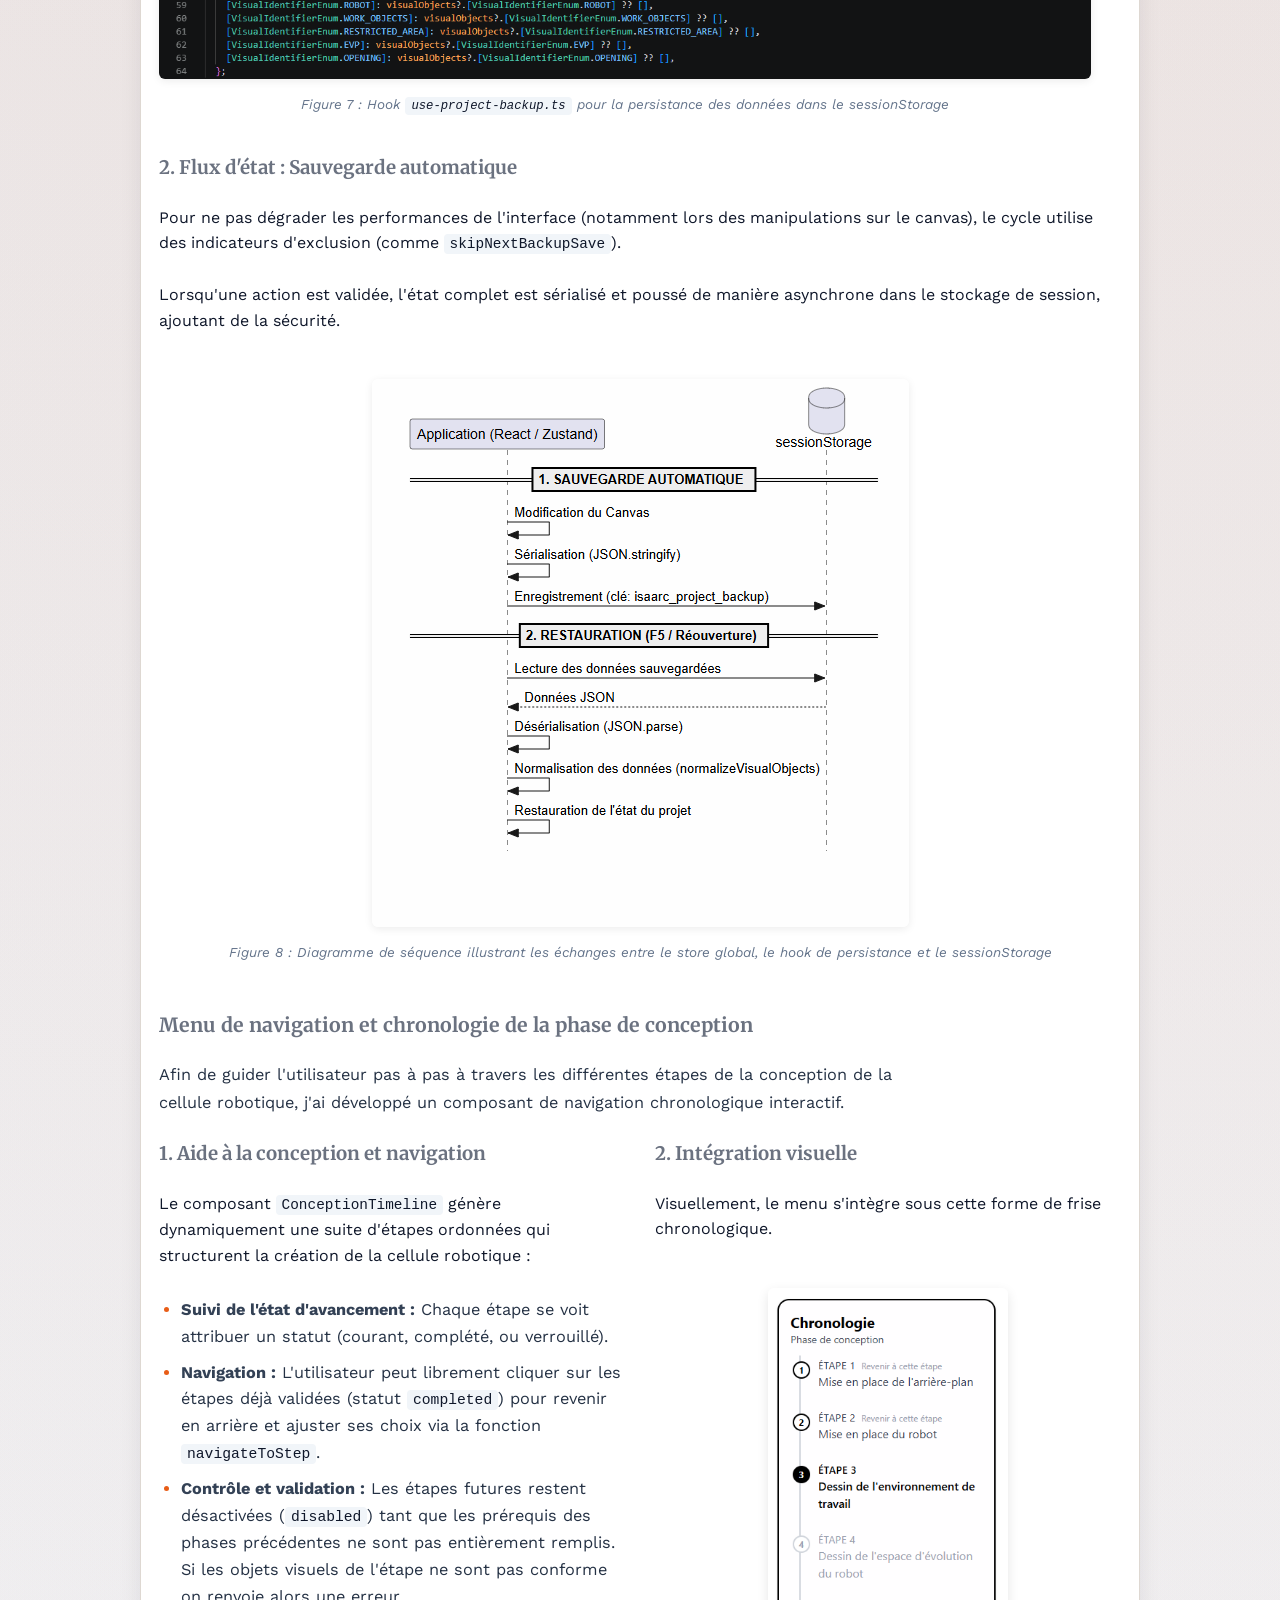
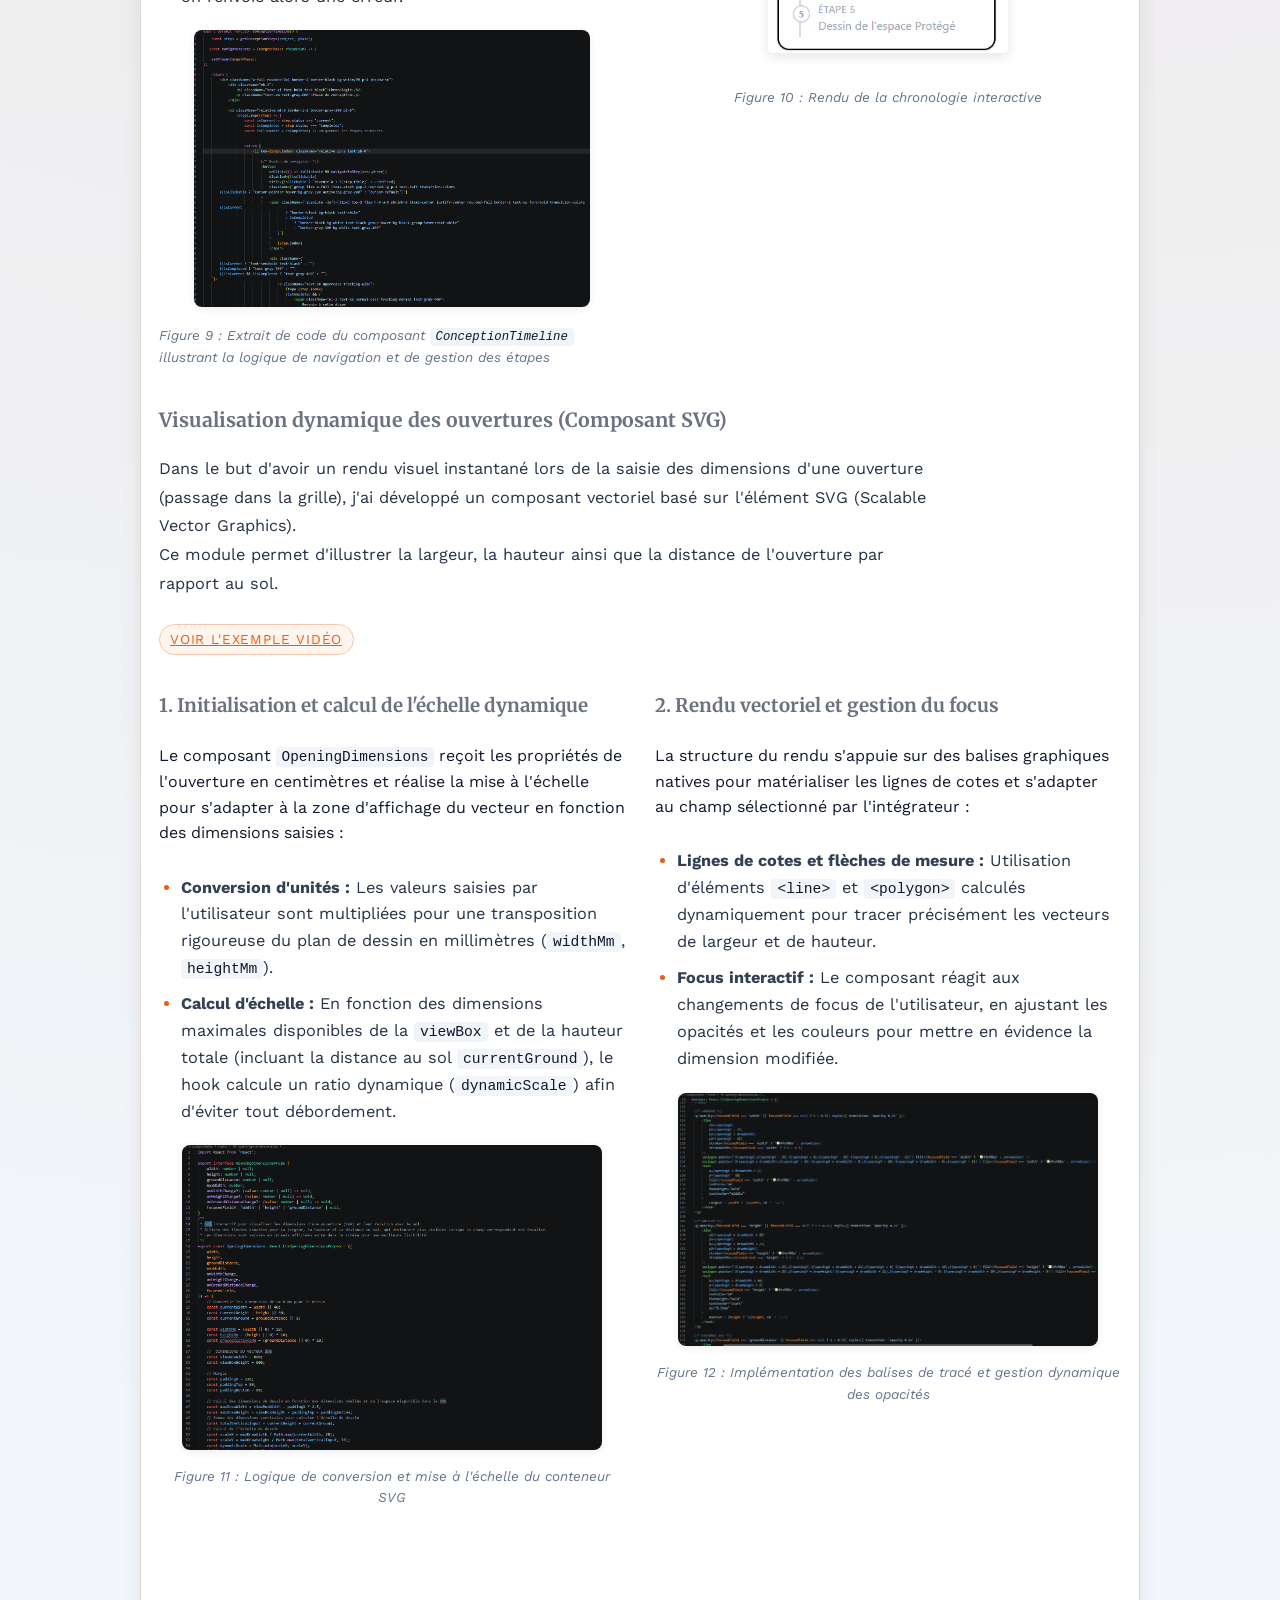
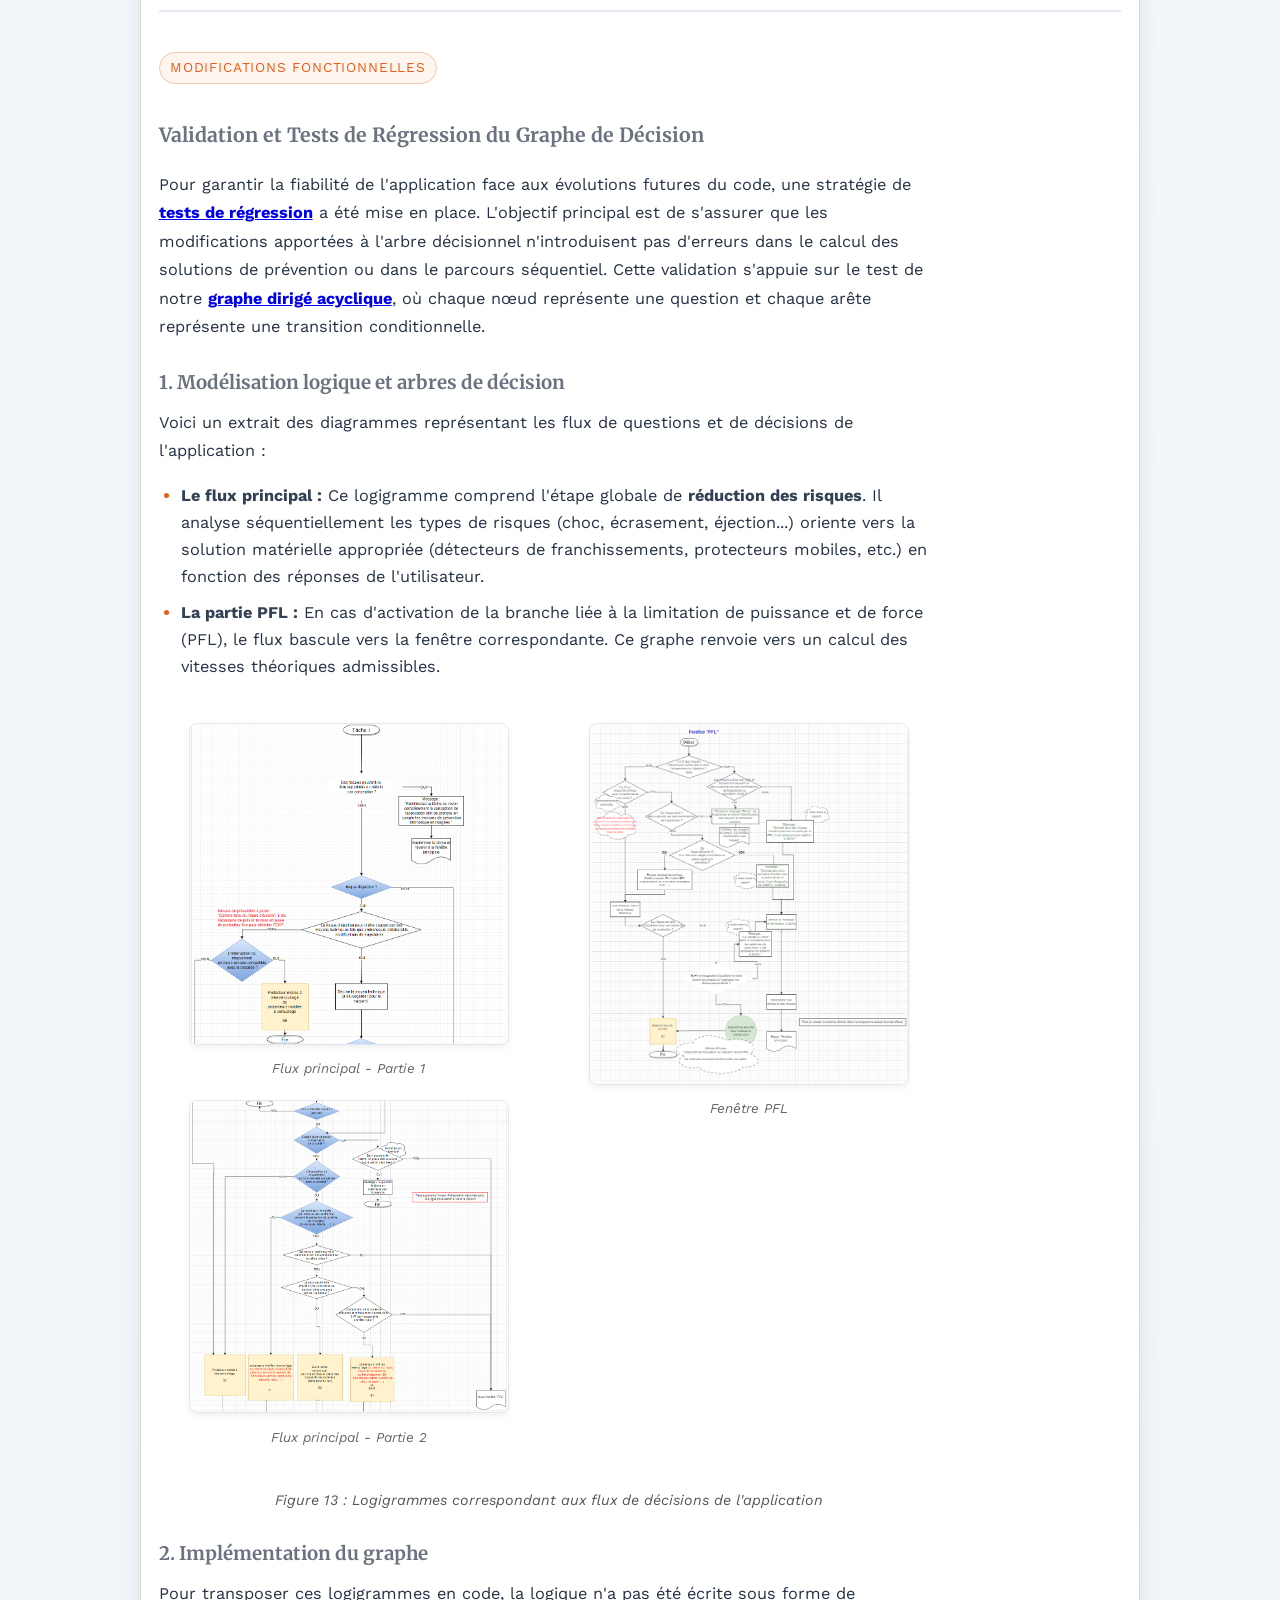
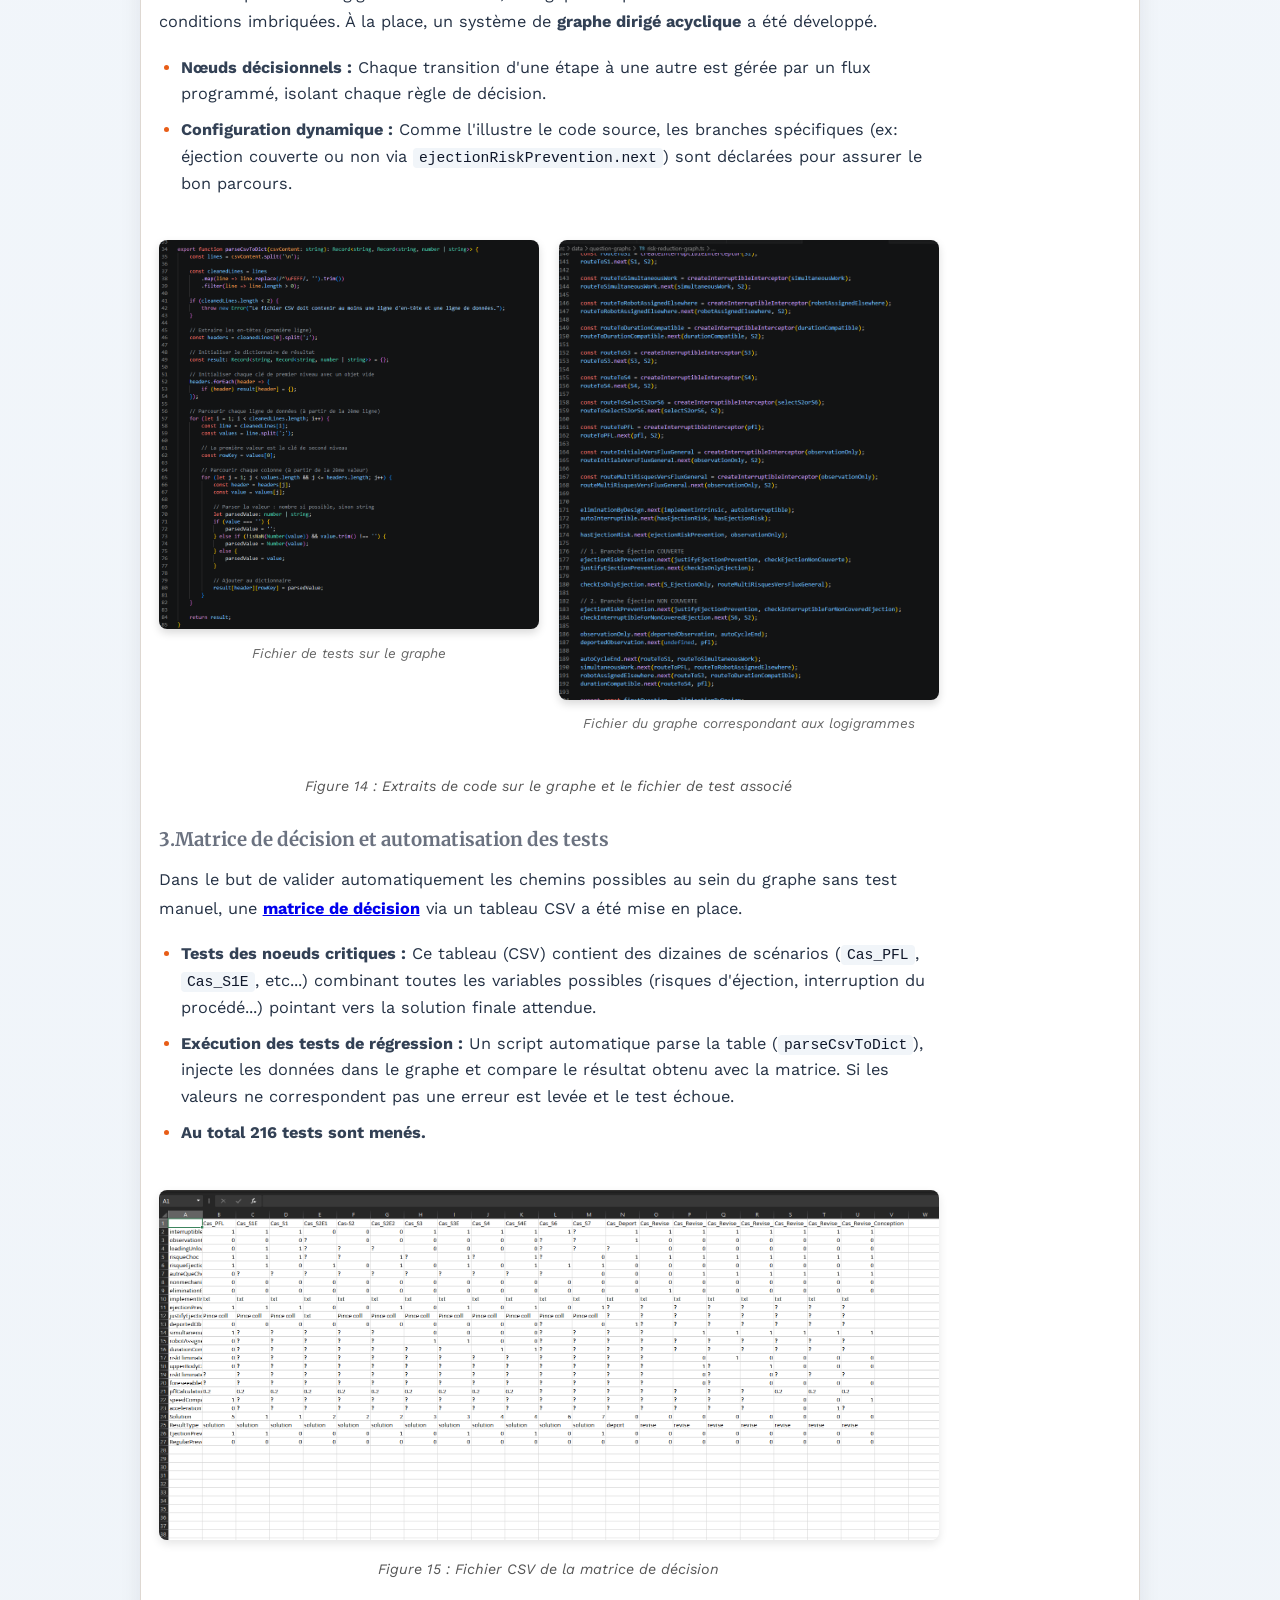
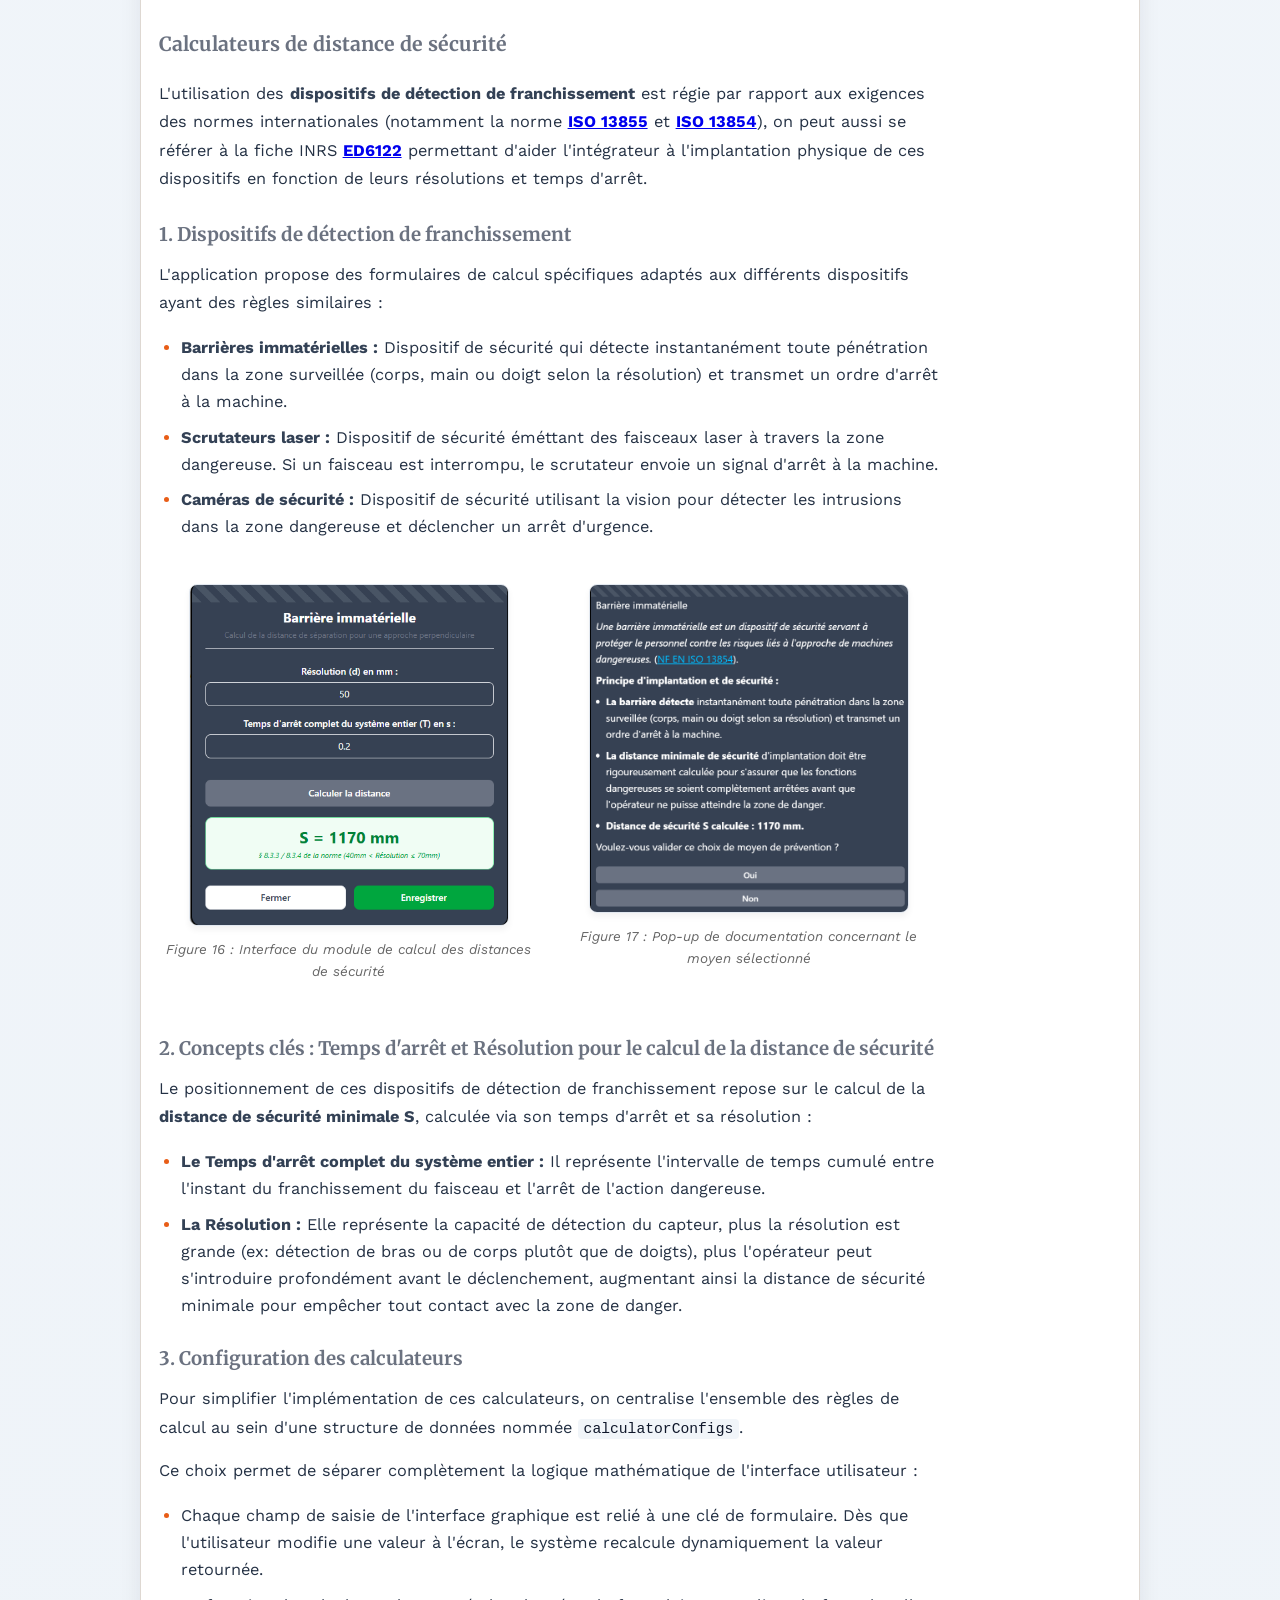
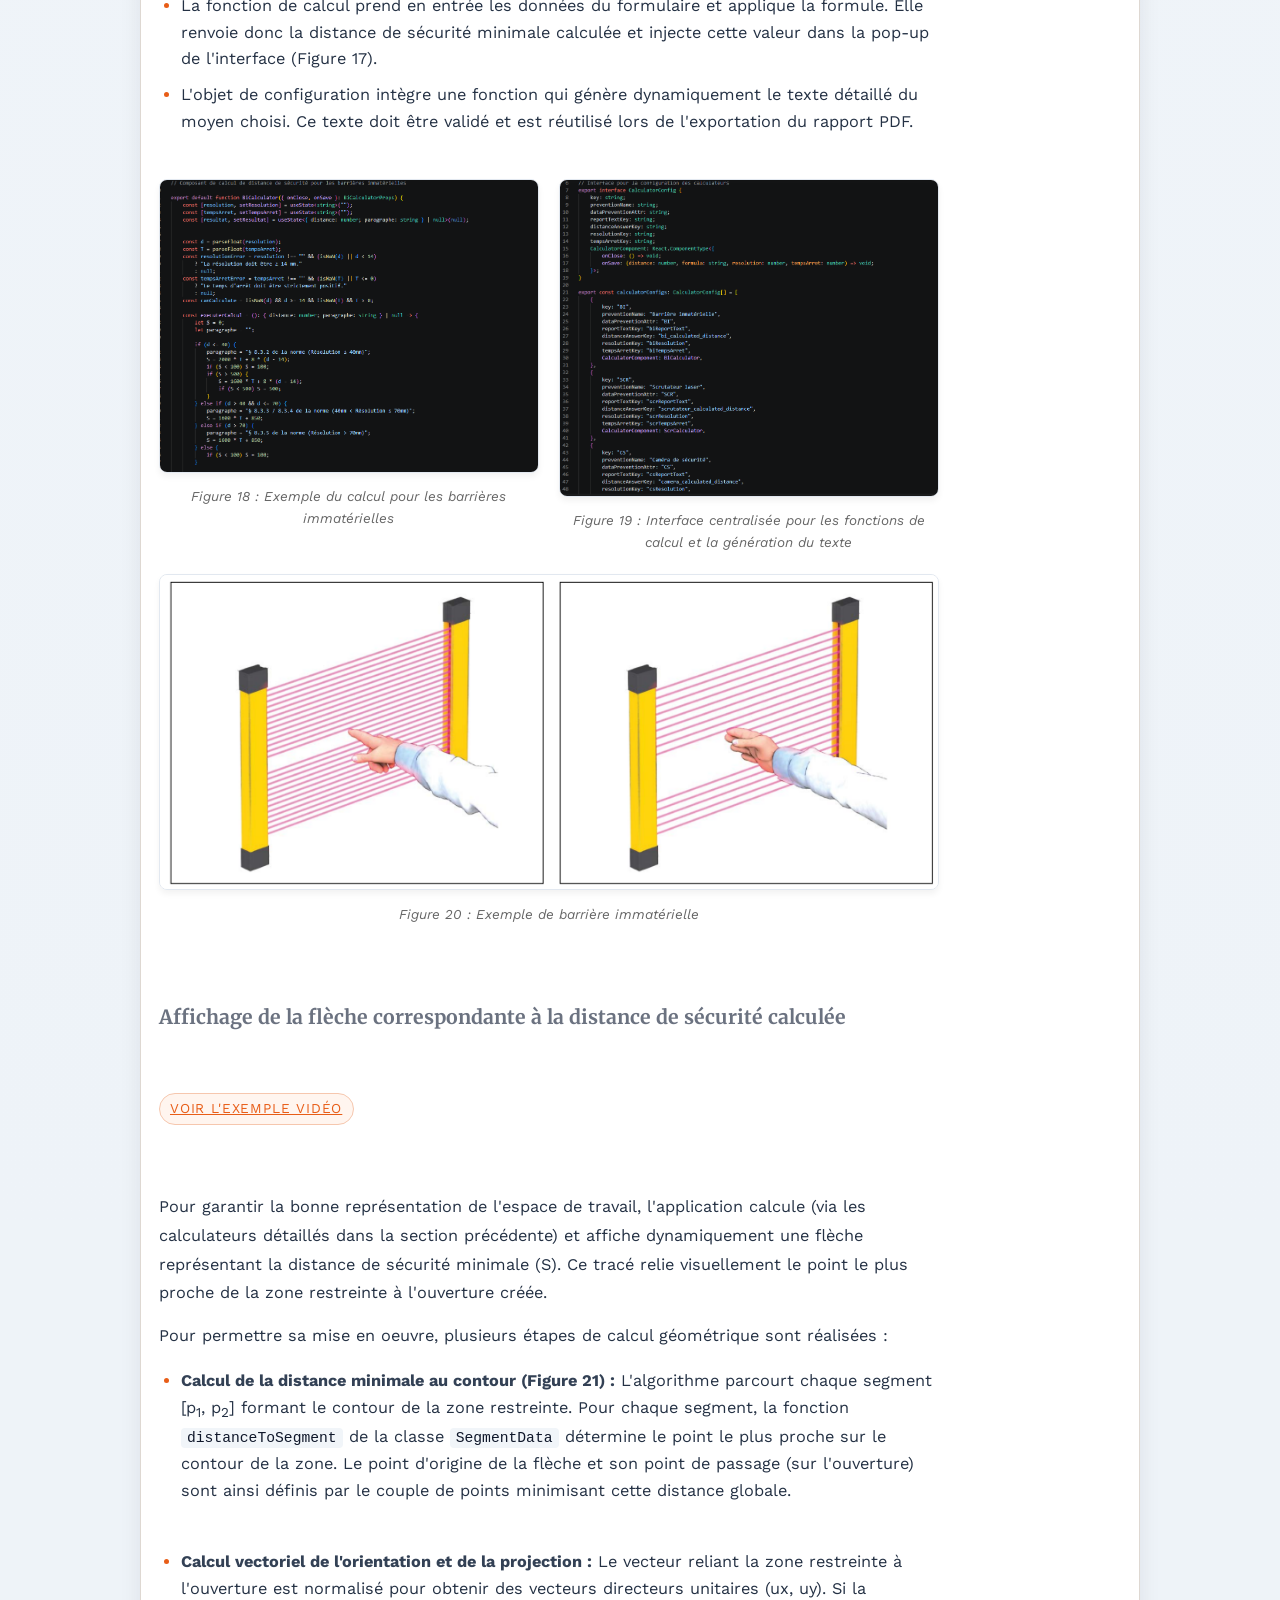
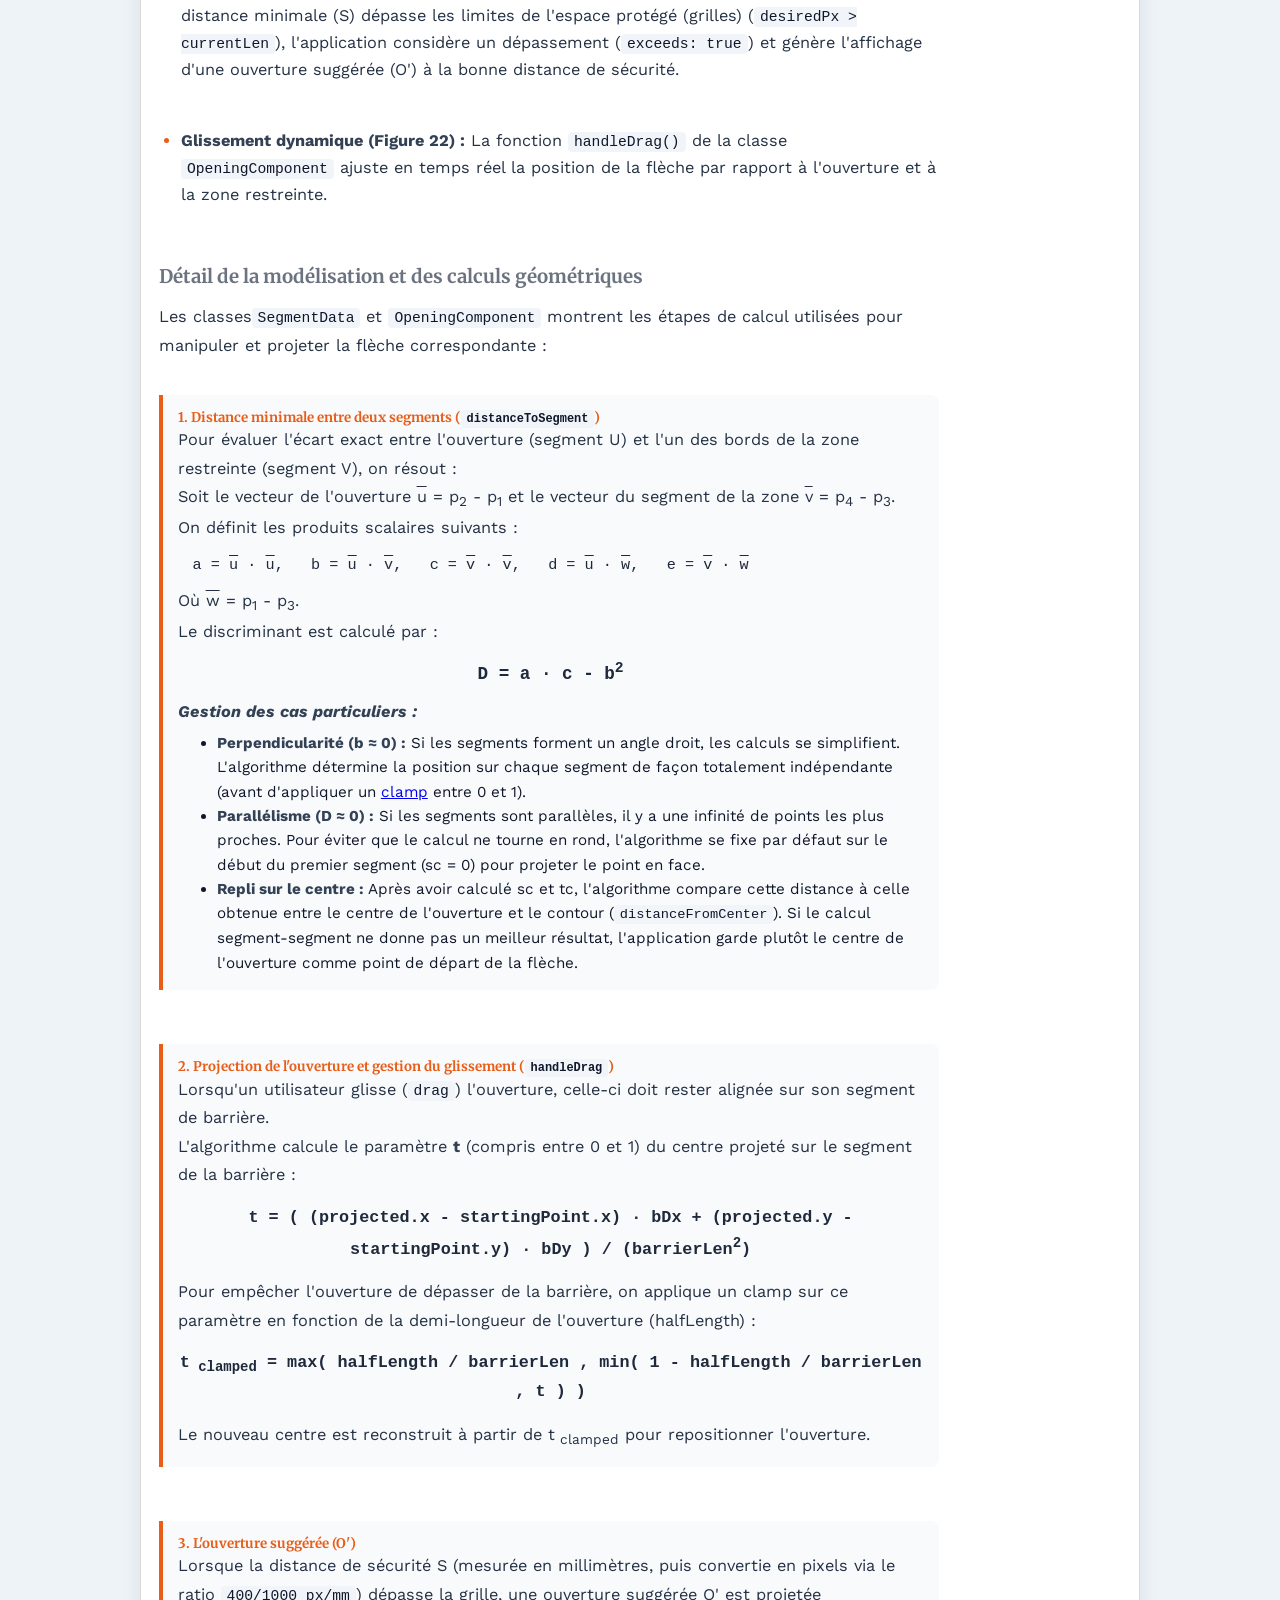
<file: travaux.html>
<!DOCTYPE html>
<html lang="fr">

<head>
	<meta charset="UTF-8" />
	<meta name="viewport" content="width=device-width, initial-scale=1.0" />
	<title>Travaux réalisés - Rapport de stage</title>
	<link rel="preconnect" href="https://fonts.googleapis.com" />
	<link rel="preconnect" href="https://fonts.gstatic.com" crossorigin />
	<link
		href="https://fonts.googleapis.com/css2?family=Merriweather:wght@400;700&family=Work+Sans:wght@400;500;700&display=swap"
		rel="stylesheet" />
	<link rel="stylesheet" href="styles.css" />
</head>

<body>
	<header class="container page-header">
		<div class="page-title-card">
			<span class="tag">Section 6</span>
			<h1>Travaux réalisés</h1>
			<p class="subtitle">Méthode de travail et évolutions de l'application.</p>
			<nav class="top-nav" aria-label="Navigation du rapport">
				<a href="index.html">Accueil</a>
				<a href="entreprise.html">Entreprise</a>
				<a href="contexte.html">Contexte</a>
				<a href="but.html">But de l'application</a>
				<a href="objectifs.html">Objectifs du stage</a>
				<a href="application.html">Application robotique</a>
				<a href="travaux.html">Travaux</a>
				<a href="resultats.html">Résultats</a>
				<a href="competences.html">Compétences et bilan</a>
				<a href="biblio.html">Bibliographie</a>
			</nav>
		</div>
	</header>
	<aside class="toc-sidebar">
		<nav class="toc-nav" aria-label="Sommaire de la page">
			<p class="toc-title">Sommaire</p>
			<ul>
				<li><a href="#methode-travail">Méthode de travail</a></li>
				<li><a href="#raccourcis-clavier">Raccourcis clavier & historique</a></li>
				<li><a href="#persistance-donnees">Persistance des données</a></li>
				<li><a href="#menu-navigation">Menu de navigation</a></li>
				<li><a href="#visualisation-dynamique">Visualisation dynamique des ouvertures</a></li>
				<li><a href="#validation-tests">Tests de régression</a></li>
				<li><a href="#calculateurs-distance">Calculateurs de distance minimale</a></li>
				<li><a href="#affichage-fleche">Flèche de distance de sécurité</a></li>
				<li><a href="#generation-rapports-pdf">Génération de rapport PDF</a></li>
			</ul>
		</nav>
	</aside>

	<main class="container page-grid-with-toc">
		<section class="card">
			<br>
			<h2 id="methode-travail">Méthode de travail</h2>
			<div class="work-environment-body">
				<p>
					J’ai travaillé en autonomie sur le développement de cet outil, en suivant un cahier des charges
					intial donné
					en début de stage, dans lequel les fonctionnalités attendues étaient définies.
				</p>
				<p>
					Nous faisions un point hebdomadaire pour valider les avancées, discuter des choix ergonomiques
					ou techniques, et ajuster certaines priorités. Ce fonctionnement itératif m’a permis de prendre
					des initiatives sur le plan technique et fonctionnel tout en m’appuyant sur leur expertise en
					sécurité des
					machines et en prévention des risques liés à l’usage de robots en milieu industriel.
				</p>
				<p>
					Les fonctionnalités principales de l'application étant conformes aux exigences, mon but était donc
					de faire évoluer cette application pour la rendre complète
					et ergonomique afin de la préparer au déploiement.
				</p>
				<p>
					De plus, l'application ayant été développée au préalable par un stagiaire devenu aujourd'hui
					alternant a grandement facilité mon travail ainsi que la compréhension du code et des enjeux liés
					à la robotique, et plus particulièrement à la robotique collaborative.
				</p>
				<br><br>
			</div>
			<div class="section-heading">
			</div>
			<span class="tag">Modifications ergonomiques (UX, UI)</span>
			<br>

			<h2 id="raccourcis-clavier">Gestion des raccourcis clavier et de l'historique (Undo/Redo)</h2>
			<br>
			<div class="work-environment-body">
				<p>
					Dans l'objectif d'améliorer l'ergonomie globale et d'offrir une expérience utilisateur proche d'un
					outil de
					dessin classique, j'ai implémenté un système complet de gestion des raccourcis clavier.
				</p>
				<br>
				<p>
					<a href="resultats.html#ctrl-video">
						<span class="tag" style="text-decoration: underline;">Voir l'exemple vidéo</span>
					</a>
				</p>
			</div>
			<div class="architecture-grid">
				<div class="architecture-text">
					<h3>1. Centralisation des événements clavier</h3>
					<br>
					<p>
						À l'aide d'un Hook React nommé <code>useKeyboardShortcuts</code>, l'application
						écoute en continu les entrées de l'utilisateur. Ce module permet notamment de :
					</p>
					<ul class="work-environment-list">
						<li><strong>Annuler l'action en cours (Échap) :</strong> Réinitialise l'outil actif pour
							repasser instantanément sur le curseur standard de sélection.</li>
						<li><strong>Retour à l'état précédent (Ctrl + Z) :</strong> Restaure la configuration
							précédente de la cellule robotique en interceptant les états du store de données
							(Zustand).</li>
						<li><strong>Rétablir l'action annulée (Ctrl + Y ou Ctrl + Shift + Z) :</strong> Avance à
							nouveau dans l'historique des modifications.</li>
						<li><strong>Supprimer l'élément sélectionné (Suppr) :</strong> Retire l'élément actuellement sélectionné du canvas.</li>
					</ul>

					<figure class="code-screenshot">
						<a href="#img-ctrl-code" id="anchor-ctrl-code">
							<img src="img/ctrl_code.png" alt="Extrait de code du hook useKeyboardShortcuts"
								class="embedded-img" />
						</a>
						<figcaption>Figure 5 : Implémentation du gestionnaire d'événements clavier
						</figcaption>
					</figure>

					<div class="lightbox-overlay" id="img-ctrl-code">
						<a href="#anchor-ctrl-code" class="lightbox-close" aria-label="Fermer">&times;</a>
						<img src="img/ctrl_code.png" alt="Extrait de code du hook useKeyboardShortcuts">
					</div>
				</div>
				<br><br>
				<div class="architecture-diagram">
					<h3>2. Architecture logicielle : Le Pattern Command</h3>
					<br>
					<p>
						Ici, on utilise le <strong>Pattern Command</strong> qui couplé au gestionnaire d'historique
						<code>HistoryStore</code> facilite grandement la gestion des
						actions réversibles.
					</p>
					<br>
					<p>
						Chaque interaction sur le canvas (translation, rotation et suppression) génère
						un objet encapsulant une méthode <code>execute()</code> et une méthode <code>undo()</code>,
						pour garantir la réversibilité des actions.
					</p>
					<br>
					<figure class="architecture-figure">
						<a href="#img-diag-ctrl" id="anchor-diag-ctrl">
							<img src="img/diag_ctrl.png"
								alt="Diagramme de classe de la gestion du store et des commandes"
								class="embedded-img diagram-shadow" />
						</a>
						<figcaption>Figure 6 : Diagramme de classe du Pattern Command utilisé</figcaption>
					</figure>

					<div class="lightbox-overlay" id="img-diag-ctrl">
						<a href="#anchor-diag-ctrl" class="lightbox-close" aria-label="Fermer">&times;</a>
						<img src="img/diag_ctrl.png" alt="Diagramme de classe de la gestion du store et des commandes">
					</div>
				</div>
			</div>
			<br>

			<div class="work-environment-body">
				<br>
				<h2 id="persistance-donnees">Persistance des données et sauvegarde navigateur (sessionStorage)</h2>
				<p>
					Pour éviter toute perte de travail suite à une fermeture accidentelle du navigateur ou à un
					rafraîchissement de la page, j'ai mis en place un mécanisme de sauvegarde automatique locale basé
					sur l'API <code>sessionStorage</code>.
				</p>
				<br>
			</div>

			<div class="architecture-grid">
				<div class="architecture-text">
					<h3>1. Cycle de vie et désérialisation</h3>
					<br>
					<p>
						On utilise à nouveau un hook<code>use-project-backup.ts</code>, qui orchestre la persistance de
						l'état global de la cellule de travail.
					</p>
					<br>
					<ul class="work-environment-list">
						<li><strong>Modélisation (<code>ProjectBackupData</code>) :</strong> Centralisation du
							nom du projet, de l'état d'initialisation, de la phase active, ainsi que de l'ensemble des
							objets géométriques et des tâches assignées.</li>
						<li><strong>Lecture et <a href="biblio.html#désérialisation">désérialisation</a> :</strong> Récupération de la chaîne brute JSON stockée
							sous la clé <code>isaarc_project_backup</code> pour la reconstruire dynamiquement en mémoire
							lors de l'initialisation.</li>
						<li><strong>Normalisation (<code>normalizeVisualObjects</code>) :</strong>
							Restructuration de la collection d'objets (image de fond, robots, espaces restreints,
							ouvertures,
							espace protégé) pour garantir le rendu Konva.</li>
					</ul>

					<figure class="code-screenshot">
						<a href="#img-backup-code" id="anchor-backup-code">
							<img src="img/sessionstorage.png" alt="Extrait de code de use-project-backup.ts"
								class="embedded-img" />
						</a>
						<figcaption>Figure 7 : Hook <code>use-project-backup.ts</code> pour la persistance des données
							dans le sessionStorage
						</figcaption>
					</figure>

					<div class="lightbox-overlay" id="img-backup-code">
						<a href="#anchor-backup-code" class="lightbox-close" aria-label="Fermer">&times;</a>
						<img src="img/sessionstorage.png" alt="Extrait de code de use-project-backup.ts">
					</div>
				</div>
				<br><br>
				<div class="architecture-diagram">
					<h3>2. Flux d'état : Sauvegarde automatique</h3>
					<br>
					<p>
						Pour ne pas dégrader les performances de l'interface (notamment lors des manipulations
						sur le canvas), le cycle utilise des indicateurs d'exclusion (comme
						<code>skipNextBackupSave</code>).

					</p>
					<br>
					<p>
						Lorsqu'une action est validée, l'état complet est sérialisé et poussé de
						manière asynchrone dans le stockage de session, ajoutant de la sécurité.
					</p>
					<br>
					<figure class="architecture-figure">
						<a href="#img-diag-backup" id="anchor-diag-backup">
							<img src="img/diag_backup.png" alt="Schéma du flux de persistance des données"
								class="embedded-img" />
						</a>
						<figcaption>Figure 8 : Diagramme de séquence illustrant les échanges entre le store global, le
							hook de persistance et le sessionStorage
						</figcaption>
					</figure>

					<div class="lightbox-overlay" id="img-diag-backup">
						<a href="#anchor-diag-backup" class="lightbox-close" aria-label="Fermer">&times;</a>
						<img src="img/diag_backup.png" alt="Schéma du flux de persistance des données">
					</div>
				</div>
			</div>

			<div class="work-environment-body">
				<br>
				<h2 id="menu-navigation">Menu de navigation et chronologie de la phase de conception</h2>
				<p>
					Afin de guider l'utilisateur pas à pas à travers les différentes étapes de la conception de la
					cellule robotique, j'ai
					développé un composant de navigation chronologique interactif.
				</p>
			</div>

			<div class="architecture-grid">
				<div class="architecture-text">
					<h3>1. Aide à la conception et navigation</h3>
					<br>
					<p>
						Le composant <code>ConceptionTimeline</code> génère dynamiquement une suite d'étapes ordonnées
						qui structurent la création de la cellule robotique :
					</p>
					<br>
					<ul class="work-environment-list">
						<li><strong>Suivi de l'état d'avancement :</strong> Chaque étape se voit attribuer un statut
							(courant, complété, ou verrouillé).
						</li>
						<li><strong>Navigation :</strong> L'utilisateur peut librement
							cliquer sur les étapes déjà validées (statut <code>completed</code>) pour revenir en arrière
							et ajuster ses choix via la fonction <code>navigateToStep</code>.</li>
						<li><strong>Contrôle et validation :</strong> Les étapes futures restent désactivées
							(<code>disabled</code>) tant que les prérequis des phases précédentes ne sont pas
							entièrement remplis. Si les objets visuels de l'étape ne sont pas conforme on renvoie alors
							une erreur.</li>
					</ul>

					<figure class="code-screenshot" style="margin-top: 20px;">
						<a href="#img-chrono-code" id="anchor-chrono-code">
							<img src="img/chrono_code.png" alt="Code source de ConceptionTimeline" class="embedded-img"
								style="max-width: 85%; height: auto; border-radius: 8px;" />
						</a>
					</figure>

					<div class="lightbox-overlay" id="img-chrono-code">
						<a href="#anchor-chrono-code" class="lightbox-close" aria-label="Fermer">&times;</a>
						<img src="img/chrono_code.png" alt="Code source de ConceptionTimeline"
							style="max-width: 100%; max-height: 80vh; border-radius: 8px;">
					</div>
					<figcaption>Figure 9 : Extrait de code du composant <code>ConceptionTimeline</code> illustrant la
						logique de navigation et de gestion des étapes</figcaption>
				</div>

				<div class="architecture-diagram">
					<h3>2. Intégration visuelle</h3>
					<br>
					<p>
						Visuellement, le menu s'intègre sous cette forme de frise chronologique.
					</p>
					<br>
					<figure class="architecture-figure">
						<a href="#img-chronologie" id="anchor-chronologie">
							<img src="img/chrono_ex.png" alt="Exemple visuel du menu chronologique de conception"
								class="embedded-img"
								style="max-width: 240px; display: block; margin: 0 auto; box-shadow: 0 4px 12px rgba(0,0,0,0.1);" />
						</a>
						<br>
						<figcaption>Figure 10 : Rendu de la chronologie interactive</figcaption>
					</figure>

					<div class="lightbox-overlay" id="img-chronologie">
						<a href="#anchor-chronologie" class="lightbox-close" aria-label="Fermer">&times;</a>
						<img src="img/chrono_ex.png" alt="Exemple visuel du menu chronologique de conception"
							style="max-width: 100%; max-height: 80vh; border-radius: 8px;">
					</div>
				</div>
			</div>
			<div class="work-environment-body">
				<br>
				<h2 id="visualisation-dynamique">Visualisation dynamique des ouvertures (Composant SVG)</h2>
				<p>
					Dans le but d'avoir un rendu visuel instantané lors de la saisie des dimensions d'une ouverture
					(passage
					dans la grille), j'ai développé un composant vectoriel basé sur l'élément SVG (Scalable
					Vector Graphics). <br>Ce module permet d'illustrer la largeur, la hauteur ainsi que la distance de
					l'ouverture par rapport au sol.
				</p>
			</div>
			<br>
			<a href="resultats.html#svg-video">
				<span class="tag" style="text-decoration: underline;">Voir l'exemple vidéo</span>
			</a>

			<div class="architecture-grid">
				<div class="architecture-text">
					<h3>1. Initialisation et calcul de l'échelle dynamique</h3>
					<br>
					<p>
						Le composant <code>OpeningDimensions</code> reçoit les propriétés de l'ouverture en centimètres
						et réalise la mise à l'échelle pour s'adapter à la zone d'affichage du vecteur en fonction des
						dimensions saisies :
					</p>
					<br>
					<ul class="work-environment-list">
						<li><strong>Conversion d'unités :</strong> Les valeurs saisies par l'utilisateur sont
							multipliées pour une transposition rigoureuse du plan de dessin en millimètres
							(<code>widthMm</code>, <code>heightMm</code>).</li>
						<li><strong>Calcul d'échelle :</strong> En fonction des dimensions maximales disponibles de la
							<code>viewBox</code> et de la hauteur totale (incluant la distance au sol
							<code>currentGround</code>), le hook calcule un ratio dynamique (<code>dynamicScale</code>)
							afin d'éviter tout débordement.
						</li>
					</ul>

					<figure class="code-screenshot" style="margin-top: 20px;">
						<a href="#img-svg-code1" id="anchor-svg-code1">
							<img src="img/svg_code1.png" alt="Code source OpeningDimensions - Initialisation et calculs"
								class="embedded-img" style="max-width: 90%; height: auto; border-radius: 8px;" />
						</a>
						<figcaption>Figure 11 : Logique de conversion et mise à l'échelle du conteneur SVG
						</figcaption>
					</figure>

					<div class="lightbox-overlay" id="img-svg-code1">
						<a href="#anchor-svg-code1" class="lightbox-close" aria-label="Fermer">&times;</a>
						<img src="img/svg_code1.png" alt="Code source OpeningDimensions - Initialisation et calculs"
							style="max-width: 90%; max-height: 80vh; border-radius: 8px;">
					</div>
				</div>

				<div class="architecture-diagram">
					<h3>2. Rendu vectoriel et gestion du focus</h3>
					<br>
					<p>
						La structure du rendu s'appuie sur des balises graphiques natives pour matérialiser les lignes
						de cotes et s'adapter au champ sélectionné par l'intégrateur :
					</p>
					<br>
					<ul class="work-environment-list">
						<li><strong>Lignes de cotes et flèches de mesure :</strong> Utilisation d'éléments
							<code>&lt;line&gt;</code> et <code>&lt;polygon&gt;</code> calculés dynamiquement pour tracer
							précisément les vecteurs de largeur et de hauteur.
						</li>
						<li><strong>Focus interactif :</strong> Le composant réagit aux changements de focus de
							l'utilisateur, en ajustant les opacités et les couleurs pour mettre en évidence la dimension
							modifiée.</li>
					</ul>

					<figure class="code-screenshot" style="margin-top: 20px;">
						<a href="#img-svg-code2" id="anchor-svg-code2">
							<img src="img/svg_code2.png" alt="Code source OpeningDimensions - Tracé et gestion du focus"
								class="embedded-img" style="max-width: 90%; height: auto; border-radius: 8px;" />
						</a>
						<figcaption>Figure 12 : Implémentation des balises de tracé et gestion dynamique des
							opacités</figcaption>
					</figure>

					<div class="lightbox-overlay" id="img-svg-code2">
						<a href="#anchor-svg-code2" class="lightbox-close" aria-label="Fermer">&times;</a>
						<img src="img/svg_code2.png" alt="Code source OpeningDimensions - Tracé et gestion du focus"
							style="max-width: 90%; max-height: 80vh; border-radius: 8px;">
					</div>
				</div>
			</div>


			<br><br>
			<hr style="border: 1px solid #e2e8f0; margin: 40px 0;">
			<span class="tag">Modifications fonctionnelles</span>
			<br><br>
			<div class="work-environment-body">
				<h2 id="validation-tests">Validation et Tests de Régression du Graphe de Décision</h2>
				<p>
					Pour garantir la fiabilité de l'application face aux évolutions futures du code, une stratégie
					de <strong><a href="biblio.html#tests-de-régression">tests de régression</a></strong> a été mise en place.
					L'objectif principal est de s'assurer que les modifications apportées à l'arbre décisionnel
					n'introduisent pas d'erreurs dans le calcul des solutions de prévention ou dans le parcours
					séquentiel.
					Cette validation s'appuie sur le test de notre <strong><a
							href="biblio.html#graphe-dirige-acyclique">graphe dirigé acyclique</a></strong>, où
					chaque nœud représente une question et chaque arête représente une transition conditionnelle.
				</p>
			</div>

			<div class="work-environment-body" style="margin-top: 30px;">
				<h3>1. Modélisation logique et arbres de décision </h3>
				<p>
					Voici un extrait des diagrammes représentant les flux de questions et de décisions de l'application
					:
				</p>
				<ul class="work-environment-list">
					<li>
						<strong>Le flux principal :</strong> Ce logigramme comprend l'étape
						globale de <strong>réduction des risques</strong>. Il analyse séquentiellement les types de
						risques
						(choc, écrasement, éjection...) oriente vers la solution
						matérielle appropriée (détecteurs de franchissements, protecteurs mobiles, etc.) en fonction des
						réponses de l'utilisateur.
					</li>
					<li>
						<strong>La partie PFL :</strong> En cas d'activation de la
						branche liée à la limitation de puissance et de force (PFL), le flux bascule vers la fenêtre
						correspondante. Ce graphe renvoie vers un calcul des vitesses théoriques admissibles.
					</li>
				</ul>

				<div
					style="display: flex; gap: 20px; margin: 25px 0; justify-content: center; align-items: flex-start; flex-wrap: nowrap;">

					<div style="display: flex; flex-direction: column; gap: 20px; flex: 1;">
						<figure class="architecture-figure" style="margin: 0; text-align: center;">
							<a href="#img-v35-1" id="anchor-v35-1">
								<img src="img/v35_1.png" alt="Flux principal logi_v35 - Partie 1"
									class="embedded-img tab"
									style="width: 100%; max-width: 320px; height: auto; border: 1px solid #e2e8f0; border-radius: 8px; box-shadow: 0 4px 6px rgba(0,0,0,0.05);" />
							</a>
							<figcaption style="font-size: 0.85em; color: #666; margin-top: 6px;">Flux principal - Partie
								1</figcaption>
						</figure>

						<figure class="architecture-figure" style="margin: 0; text-align: center;">
							<a href="#img-v35-2" id="anchor-v35-2">
								<img src="img/v35_2.png" alt="Flux principal logi_v35 - Partie 2"
									class="embedded-img tab"
									style="width: 100%; max-width: 320px; height: auto; border: 1px solid #e2e8f0; border-radius: 8px; box-shadow: 0 4px 6px rgba(0,0,0,0.05);" />
							</a>
							<figcaption style="font-size: 0.85em; color: #666; margin-top: 6px;">Flux principal - Partie
								2</figcaption>
						</figure>
					</div>

					<figure class="architecture-figure" style="margin: 0; text-align: center; flex: 1;">
						<a href="#img-logipfl" id="anchor-logipfl">
							<img src="img/logi_pfl.png" alt="Sous-logique logi_pfl" class="embedded-img"
								style="width: 100%; max-width: 320px; height: auto; border: 1px solid #e2e8f0; border-radius: 8px; box-shadow: 0 4px 6px rgba(0,0,0,0.05);" />
						</a>
						<figcaption style="font-size: 0.85em; color: #666; margin-top: 6px;">Fenêtre PFL</figcaption>
					</figure>

				</div>

				<p style="font-style: italic; font-size: 0.9em; color: #555; text-align: center; margin-bottom: 30px;">
					Figure 13 : Logigrammes correspondant aux flux de décisions de l'application
				</p>

				<div class="lightbox-overlay" id="img-v35-1">
					<a href="#anchor-v35-1" class="lightbox-close" aria-label="Fermer">&times;</a>
					<img src="img/v35_1.png" alt="Flux principal logi_v35 - Partie 1" tabindex="0">
				</div>

				<div class="lightbox-overlay" id="img-v35-2">
					<a href="#anchor-v35-2" class="lightbox-close" aria-label="Fermer">&times;</a>
					<img src="img/v35_2.png" alt="Flux principal logi_v35 - Partie 2" tabindex="0">
				</div>

				<div class="lightbox-overlay" id="img-logipfl">
					<a href="#anchor-logipfl" class="lightbox-close" aria-label="Fermer">&times;</a>
					<img src="img/logi_pfl.png" alt="Sous-logique logi_pfl" tabindex="0">
				</div>
			</div>


			<div class="work-environment-body">
				<h3>2. Implémentation du graphe</h3>
				<p>
					Pour transposer ces logigrammes en code, la logique n'a pas été écrite
					sous forme de conditions imbriquées. À la place, un système de <strong>graphe dirigé
						acyclique</strong> a été développé.
				</p>
				<ul class="work-environment-list">
					<li>
						<strong>Nœuds décisionnels :</strong> Chaque transition d'une étape à une autre est gérée
						par un flux programmé, isolant chaque règle
						de décision.
					</li>
					<li>
						<strong>Configuration dynamique :</strong> Comme l'illustre le
						code source, les branches spécifiques (ex: éjection couverte ou non via
						<code>ejectionRiskPrevention.next</code>) sont déclarées pour assurer le bon
						parcours.
					</li>
				</ul>

				<div
					style="display: flex; gap: 20px; margin: 25px 0; justify-content: center; align-items: flex-start;">
					<figure class="architecture-figure" style="margin: 0; text-align: center; flex: 1;">
						<a href="#img-testlogicode" id="anchor-testlogicode">
							<img src="img/test_logi_code.png" alt="Configuration du code source" class="embedded-img"
								style="width: 100%; max-width: 380px; height: auto; border-radius: 8px; box-shadow: 0 4px 8px rgba(0,0,0,0.15);" />
						</a>
						<figcaption style="font-size: 0.85em; color: #666; margin-top: 6px;">Fichier de tests sur le
							graphe</figcaption>
					</figure>
					<figure class="architecture-figure" style="margin: 0; text-align: center; flex: 1;">
						<a href="#img-graphv35" id="anchor-graphv35">
							<img src="img/graph_v35.png" alt="Rendu visuel du graphe" class="embedded-img"
								style="width: 100%; max-width: 380px; height: auto; border-radius: 8px; box-shadow: 0 4px 8px rgba(0,0,0,0.15);" />
						</a>
						<figcaption style="font-size: 0.85em; color: #666; margin-top: 6px;">Fichier du graphe
							correspondant aux logigrammes</figcaption>
					</figure>
				</div>
				<p style="font-style: italic; font-size: 0.9em; color: #555; text-align: center; margin-bottom: 30px;">
					Figure 14 : Extraits de code sur le graphe et le fichier de test associé
				</p>

				<div class="lightbox-overlay" id="img-testlogicode">
					<a href="#anchor-testlogicode" class="lightbox-close" aria-label="Fermer">&times;</a>
					<img src="img/test_logi_code.png" alt="Configuration du code source"
						style="max-width: 95%; max-height: 90vh; border-radius: 8px;">
				</div>
				<div class="lightbox-overlay" id="img-graphv35">
					<a href="#anchor-graphv35" class="lightbox-close" aria-label="Fermer">&times;</a>
					<img src="img/graph_v35.png" alt="Rendu visuel du graphe"
						style="max-width: 95%; max-height: 90vh; border-radius: 8px;">
				</div>
			</div>


			<div class="work-environment-body">
				<h3>3.Matrice de décision et automatisation des tests</h3>
				<p>
					Dans le but de valider automatiquement les chemins possibles au sein du graphe sans
					test manuel, une <strong><a href="biblio.html#matrice-de-décision">matrice de décision</a></strong>
					via un tableau CSV a été mise en place.

				</p>
				<ul class="work-environment-list">
					<li>
						<strong>Tests des noeuds critiques :</strong> Ce tableau (CSV) contient des dizaines
						de scénarios (<code>Cas_PFL</code>, <code>Cas_S1E</code>, etc...) combinant toutes les
						variables possibles (risques d'éjection, interruption du procédé...) pointant vers la
						solution finale attendue.
					</li>
					<li>
						<strong>Exécution des tests de régression :</strong> Un script automatique parse la
						table (<code>parseCsvToDict</code>), injecte les données dans le graphe
						et compare le résultat obtenu avec la matrice. Si les valeurs ne correspondent pas une erreur
						est levée et le test échoue.
					</li>
					<li><strong>Au total 216 tests sont menés.</strong></li>
				</ul>

				<div class="figure-container" style="text-align: center; margin: 25px 0;">
					<a href="#img-tablogi" id="anchor-tablogi">
						<img src="img/tab_logi.png" alt="Matrice de décision et cas de tests"
							style="width: 100%; max-width: 850px; height: auto; border-radius: 8px; box-shadow: 0 4px 10px rgba(0,0,0,0.1);">
					</a>
					<p style="font-style: italic; font-size: 0.9em; color: #555; margin-top: 10px;">
						Figure 15 : Fichier CSV de la matrice de décision
					</p>
				</div>

				<div class="lightbox-overlay" id="img-tablogi">
					<a href="#anchor-tablogi" class="lightbox-close" aria-label="Fermer">&times;</a>
					<img src="img/tab_logi.png" alt="Matrice de décision et cas de tests"
						style="max-width: 95%; max-height: 90vh; border-radius: 8px;">
				</div>
			</div>
			<br>
			<div class="work-environment-body">
				<h2 id="calculateurs-distance">Calculateurs de distance de sécurité</h2>
				<p>
					L'utilisation des <strong>dispositifs de détection de franchissement</strong> est régie par rapport
					aux exigences des
					normes internationales (notamment la norme <strong><a
							href="https://www.boutique.afnor.org/fr-fr/norme/nf-en-iso-13855/securite-des-machines-positionnement-des-moyens-de-protection-par-rapport-a/fa128468/35956"
							target="_blank">ISO
							13855</a></strong> et <strong><a
							href="https://www.boutique.afnor.org/fr-fr/norme/nf-en-iso-13854/securite-des-machines-ecartements-minimaux-pour-prevenir-les-risques-decras/fa191736/84559"
							target="_blank">ISO 13854</a></strong>), on peut
					aussi se référer à la fiche INRS <strong><a href="https://www.inrs.fr/media.html?refINRS=ED%206122"
							target="_blank">ED6122</a></strong> permettant d'aider l'intégrateur à
					l'implantation physique
					de ces dispositifs en fonction de leurs résolutions et temps d'arrêt.
				</p>
			</div>

			<div class="work-environment-body" style="margin-top: 30px;">
				<h3 id="dispositifs-detection">1. Dispositifs de détection de franchissement</h3>
				<p>
					L'application propose des formulaires de calcul spécifiques adaptés aux différents dispositifs ayant
					des règles similaires :
				</p>
				<ul class="work-environment-list">
					<li>
						<strong>Barrières immatérielles :</strong> Dispositif de sécurité qui détecte instantanément
						toute pénétration dans la zone surveillée (corps, main ou doigt selon la résolution) et transmet
						un ordre d'arrêt à la machine.
					</li>
					<li>
						<strong>Scrutateurs laser :</strong> Dispositif de sécurité éméttant des faisceaux laser à
						travers la zone dangereuse. Si un faisceau est interrompu, le scrutateur envoie un signal
						d'arrêt à la machine.
					</li>
					<li>
						<strong>Caméras de sécurité :</strong> Dispositif de sécurité utilisant la vision
						pour détecter les intrusions dans la zone dangereuse et déclencher un arrêt d'urgence.
					</li>
				</ul>

				<div
					style="display: flex; gap: 20px; margin: 25px 0; justify-content: center; align-items: flex-start; flex-wrap: nowrap;">
					<div style="display: flex; flex-direction: column; gap: 20px; flex: 1;">
						<figure class="architecture-figure" style="margin: 0; text-align: center;">
							<a href="#img-calcul-popup" id="anchor-calcul-popup">
								<img src="img/calcul_popup.png" alt="Interface utilisateur du calculateur"
									class="embedded-img tab"
									style="width: 100%; max-width: 320px; height: auto; border: 1px solid #e2e8f0; border-radius: 8px; box-shadow: 0 4px 6px rgba(0,0,0,0.05);" />
							</a>
							<figcaption style="font-size: 0.85em; color: #666; margin-top: 6px;">
								Figure 16 : Interface du module de calcul des distances de sécurité
							</figcaption>
						</figure>
					</div>

					<figure class="architecture-figure" style="margin: 0; text-align: center; flex: 1;">
						<a href="#img-calcul-doc" id="anchor-calcul-doc">
							<img src="img/calcul_doc.png" alt="Documentation normatives et logigrammes"
								class="embedded-img"
								style="width: 100%; max-width: 320px; height: auto; border: 1px solid #e2e8f0; border-radius: 8px; box-shadow: 0 4px 6px rgba(0,0,0,0.05);" />
						</a>
						<figcaption style="font-size: 0.85em; color: #666; margin-top: 6px;">
							Figure 17 : Pop-up de documentation concernant le moyen sélectionné
						</figcaption>
					</figure>
				</div>

				<div class="lightbox-overlay" id="img-calcul-popup">
					<a href="#anchor-calcul-popup" class="lightbox-close" aria-label="Fermer">&times;</a>
					<img src="img/calcul_popup.png" alt="Interface utilisateur du calculateur"
						style="max-width: 95%; max-height: 90vh; border-radius: 8px;">
				</div>
				<div class="lightbox-overlay" id="img-calcul-doc">
					<a href="#anchor-calcul-doc" class="lightbox-close" aria-label="Fermer">&times;</a>
					<img src="img/calcul_doc.png" alt="Documentation normatives et logigrammes"
						style="max-width: 95%; max-height: 90vh; border-radius: 8px;">
				</div>
			</div>


			<div class="work-environment-body" style="margin-top: 30px;">
				<h3 id="concepts-cles">2. Concepts clés : Temps d'arrêt et Résolution pour le calcul de la distance de
					sécurité</h3>
				<p>
					Le positionnement de ces dispositifs de détection de franchissement
					repose sur le calcul de la <strong>distance de sécurité
						minimale S</strong>, calculée via son temps d'arrêt
					et sa résolution :
				</p>
				<ul class="work-environment-list">
					<li>
						<strong>Le Temps d'arrêt complet du système entier :</strong> Il représente l'intervalle de
						temps cumulé
						entre l'instant du franchissement du faisceau et l'arrêt de
						l'action dangereuse.
					</li>
					<li>
						<strong>La Résolution :</strong> Elle représente la capacité de détection du capteur,
						plus la résolution est grande (ex: détection de bras ou de corps
						plutôt que de doigts), plus l'opérateur peut s'introduire profondément avant le déclenchement,
						augmentant ainsi la distance de sécurité minimale pour empêcher tout contact avec la
						zone de danger.
					</li>
				</ul>
			</div>
			<br>


			<div class="work-environment-body">
				<h3 id="configuration-calculateurs">3. Configuration des calculateurs</h3>
				<p>
					Pour simplifier l'implémentation de ces calculateurs, on centralise l'ensemble des règles de
					calcul au sein d'une structure de données nommée
					<code>calculatorConfigs</code>.
				</p>
				<p>
					Ce choix permet de séparer complètement la logique mathématique de l'interface
					utilisateur :
				</p>
				<ul class="work-environment-list">
					<li>
						Chaque champ de saisie de l'interface
						graphique est relié à une clé
						de formulaire. Dès que l'utilisateur modifie une valeur à l'écran, le système
						recalcule dynamiquement la valeur retournée.
					</li>
					<li>
						La fonction de
						calcul prend en entrée les données du formulaire et applique la formule. Elle renvoie donc la
						distance de sécurité minimale calculée et injecte cette valeur dans la pop-up de l'interface
						(Figure 17).
					</li>
					<li>
						L'objet de configuration intègre une
						fonction qui génère dynamiquement le texte détaillé du moyen choisi. Ce texte doit être validé
						et est
						réutilisé lors de l'exportation du rapport PDF.
					</li>
				</ul>

				<div
					style="display: flex; gap: 20px; margin: 25px 0; justify-content: center; align-items: flex-start; flex-wrap: wrap;">

					<figure class="architecture-figure"
						style="margin: 0; text-align: center; flex: 1; min-width: 320px;">
						<a href="#img-calcul-code" id="anchor-calcul-code">
							<img src="img/calcul_code.png"
								alt="Déclaration de la configuration pour barrière immatérielle"
								class="embedded-img tab"
								style="width: 100%; height: auto; border: 1px solid #e2e8f0; border-radius: 8px; box-shadow: 0 4px 6px rgba(0,0,0,0.05);" />
						</a>
						<figcaption style="font-size: 0.85em; color: #666; margin-top: 6px;">
							Figure 18 : Exemple du calcul pour les barrières immatérielles
						</figcaption>
					</figure>

					<figure class="architecture-figure"
						style="margin: 0; text-align: center; flex: 1; min-width: 320px;">
						<a href="#img-calcul-code2" id="anchor-calcul-code2">
							<img src="img/calcul_code2.png"
								alt="Logique de calcul mathématique et génération du rapport" class="embedded-img tab"
								style="width: 100%; height: auto; border: 1px solid #e2e8f0; border-radius: 8px; box-shadow: 0 4px 6px rgba(0,0,0,0.05);" />
						</a>
						<figcaption style="font-size: 0.85em; color: #666; margin-top: 6px;">
							Figure 19 : Interface centralisée pour les fonctions de calcul et la génération du texte
						</figcaption>
					</figure>

					<figure class="architecture-figure"
						style="margin: 0; text-align: center; flex: 1; min-width: 320px;">
						<a href="#img-bi" id="anchor-bi">
							<img src="img/bi.png" alt="Documentation normatives et logigrammes" class="embedded-img tab"
								style="width: 100%; height: auto; border: 1px solid #e2e8f0; border-radius: 8px; box-shadow: 0 4px 6px rgba(0,0,0,0.05);" />
						</a>
						<figcaption style="font-size: 0.85em; color: #666; margin-top: 6px;">
							Figure 20 : Exemple de barrière immatérielle
						</figcaption>

				</div>

				<div class="lightbox-overlay" id="img-calcul-code">
					<a href="#anchor-calcul-code" class="lightbox-close" aria-label="Fermer">&times;</a>
					<img src="img/calcul_code.png" alt="Structure de configuration typée calculatorConfigs"
						style="max-width: 95%; max-height: 90vh; border-radius: 8px;">
				</div>

				<div class="lightbox-overlay" id="img-calcul-code2">
					<a href="#anchor-calcul-code2" class="lightbox-close" aria-label="Fermer">&times;</a>
					<img src="img/calcul_code2.png" alt="Fonctions mathématiques et textes dynamiques"
						style="max-width: 95%; max-height: 90vh; border-radius: 8px;">
				</div>
			</div>

			<div class="lightbox-overlay" id="img-bi">
				<a href="#anchor-bi" class="lightbox-close" aria-label="Fermer">&times;</a>
				<img src="img/bi.png" alt="Image de barrière immatérielle"
					style="max-width: 95%; max-height: 90vh; border-radius: 8px;">
			</div>
			<br>
			<div class="work-environment-body" style="margin-top: 30px;">
				<h2 id="affichage-fleche">Affichage de la flèche correspondante à la distance de sécurité calculée</h2>
				<br>
				<a href="resultats.html#fleche-video">
					<span class="tag" style="text-decoration: underline;">Voir l'exemple vidéo</span>
				</a>
				<br>
				<p>
					Pour garantir la bonne représentation de l'espace de travail, l'application calcule (via les
					calculateurs détaillés dans la section précédente) et affiche
					dynamiquement une flèche représentant la distance de sécurité minimale (S). Ce tracé relie
					visuellement le point le plus proche de la zone restreinte à
					l'ouverture créée.
				</p>
				<p>
					Pour permettre sa mise en oeuvre, plusieurs étapes de calcul géométrique sont réalisées :
				</p>
				<ul class="work-environment-list">
					<li>
						<strong>Calcul de la distance minimale au contour (Figure 21) :</strong>
						L'algorithme parcourt chaque segment [p<sub>1</sub>, p<sub>2</sub>] formant le contour
						de la zone restreinte. Pour chaque segment, la fonction <code>distanceToSegment</code> de la
						classe <code>SegmentData</code> détermine le point le plus proche sur le contour de la zone. Le
						point
						d'origine de la flèche et son point de passage (sur l'ouverture) sont ainsi
						définis par le couple de points minimisant cette distance globale.
					</li>
					<br>
					<li>
						<strong>Calcul vectoriel de l'orientation et de la projection :</strong>
						Le vecteur reliant la zone restreinte à l'ouverture est normalisé pour obtenir des vecteurs
						directeurs unitaires (ux, uy). Si la distance minimale (S) dépasse les limites de l'espace
						protégé (grilles)
						(<code>desiredPx > currentLen</code>), l'application considère un dépassement
						(<code>exceeds: true</code>) et génère l'affichage d'une ouverture suggérée (O') à la bonne
						distance de sécurité.
					</li>
					<br>
					<li>
						<strong>Glissement dynamique (Figure 22) :</strong>
						La fonction <code>handleDrag()</code> de la classe <code>OpeningComponent</code> ajuste en temps
						réel la position
						de la flèche par rapport à l'ouverture et à la zone restreinte.
					</li>
				</ul>
				<br>

				<h3 id="detail-modelisation">Détail de la modélisation et des calculs géométriques</h3>
				<p>
					Les classes<code>SegmentData</code> et <code>OpeningComponent</code> montrent
					les étapes de calcul utilisées pour manipuler et projeter la flèche correspondante :
				</p>

				<div
					style="background-color: #f8fafc; border-left: 4px solid #e85d17; padding: 15px; margin: 20px 0; border-radius: 0 8px 8px 0;">
					<h5 style="margin-top: 0; color: #e85d17;">1. Distance minimale entre deux segments
						(<code>distanceToSegment</code>)</h5>
					<p>
						Pour évaluer l'écart exact entre l'ouverture (segment U) et l'un des bords de la
						zone restreinte (segment V), on résout :
					</p>
					<p style="margin-bottom: 8px;">
						Soit le vecteur de l'ouverture <span style="text-decoration: overline;">u</span> = p<sub>2</sub>
						- p<sub>1</sub> et le vecteur du segment de la zone <span
							style="text-decoration: overline;">v</span> = p<sub>4</sub> - p<sub>3</sub>. <br>On définit
						les
						produits scalaires suivants :
					</p>
					<div
						style="font-family: 'Courier New', monospace; font-size: 0.95em; margin: 10px 0; padding-left: 15px; color: #1e293b;">
						a = <span style="text-decoration: overline;">u</span> &middot; <span
							style="text-decoration: overline;">u</span>, &nbsp;
						b = <span style="text-decoration: overline;">u</span> &middot; <span
							style="text-decoration: overline;">v</span>, &nbsp;
						c = <span style="text-decoration: overline;">v</span> &middot; <span
							style="text-decoration: overline;">v</span>, &nbsp;
						d = <span style="text-decoration: overline;">u</span> &middot; <span
							style="text-decoration: overline;">w</span>, &nbsp;
						e = <span style="text-decoration: overline;">v</span> &middot; <span
							style="text-decoration: overline;">w</span>
					</div>
					<p style="margin-bottom: 8px;">
						Où <span style="text-decoration: overline;">w</span> = p<sub>1</sub> - p<sub>3</sub>. <br>Le
						discriminant est calculé par :
					</p>
					<div
						style="text-align: center; margin: 10px 0; font-family: 'Courier New', monospace; font-weight: bold; font-size: 1.1em; color: #1e293b;">
						D = a &middot; c - b<sup>2</sup>
					</div>

					<p style="margin-top: 10px; font-style: italic; color: #475569;">
						<strong>Gestion des cas particuliers :</strong>
					</p>
					<ul style="margin-top: 5px; margin-bottom: 0; padding-left: 20px; font-size: 0.95em;">
						<li>
							<strong>Perpendicularité (b ≈ 0) :</strong> Si les segments forment un angle droit, les
							calculs
							se simplifient. L'algorithme détermine la position sur chaque segment de façon totalement
							indépendante
							(avant d'appliquer un <a href="biblio.html#clamp">clamp</a> entre 0 et 1).
						</li>
						<li>
							<strong>Parallélisme (D ≈ 0) :</strong> Si les segments sont parallèles, il y a une infinité
							de points
							les plus proches. Pour éviter que le calcul ne tourne en rond, l'algorithme se fixe par
							défaut sur le début
							du premier segment (sc = 0) pour projeter le point en face.
						</li>
						<li>
							<strong>Repli sur le centre :</strong>
							Après avoir calculé sc et tc, l'algorithme compare cette distance à celle obtenue
							entre le centre de l'ouverture et le contour (<code>distanceFromCenter</code>).
							Si le calcul segment-segment ne donne pas un meilleur résultat, l'application
							garde plutôt le centre de l'ouverture comme point de départ de la flèche.
						</li>
					</ul>
				</div>

				<div
					style="background-color: #f8fafc; border-left: 4px solid #e85d17; padding: 15px; margin: 20px 0; border-radius: 0 8px 8px 0;">
					<h5 style="margin-top: 0; color: #e85d17;">2. Projection de l'ouverture et gestion du glissement
						(<code>handleDrag</code>)</h5>
					<p>
						Lorsqu'un utilisateur glisse (<code>drag</code>) l'ouverture, celle-ci doit rester alignée sur
						son
						segment de barrière.
					</p>
					<p style="margin-bottom: 8px;">
						L'algorithme calcule le paramètre <strong>t</strong> (compris entre 0 et
						1) du centre projeté sur le segment de la barrière :
					</p>
					<div
						style="text-align: center; margin: 15px 0; font-family: 'Courier New', monospace; font-weight: bold; font-size: 1.05em; color: #1e293b;">
						t = ( (projected.x - startingPoint.x) &middot; bDx + (projected.y - startingPoint.y) &middot;
						bDy ) / (barrierLen<sup>2</sup>)
					</div>
					<p style="margin-bottom: 8px;">
						Pour empêcher l'ouverture de dépasser de la barrière, on applique un
						clamp sur ce paramètre en fonction de la demi-longueur de l'ouverture (halfLength) :
					</p>
					<div
						style="text-align: center; margin: 15px 0; font-family: 'Courier New', monospace; font-weight: bold; font-size: 1.05em; color: #1e293b;">
						t<sub> clamped</sub> = max( halfLength / barrierLen , min( 1 - halfLength / barrierLen , t ) )
					</div>
					<p style="margin-bottom: 0;">
						Le nouveau centre est reconstruit à partir de t<sub> clamped</sub> pour repositionner
						l'ouverture.
					</p>
				</div>

				<div
					style="background-color: #f8fafc; border-left: 4px solid #e85d17; padding: 15px; margin: 20px 0; border-radius: 0 8px 8px 0;">
					<h5 style="margin-top: 0; color: #e85d17;">3. L'ouverture suggérée
						(O')</h5>
					<p>
						Lorsque la distance de sécurité S (mesurée en millimètres, puis convertie en pixels via
						le ratio <code>400/1000 px/mm</code>) dépasse la grille, une ouverture
						suggérée O' est projetée parallèlement à l'ouverture initiale.
					</p>
					<p style="margin-bottom: 8px;">
						Si la direction de la flèche est orthogonale à la barrière (produit scalaire
						<code>dotProduct &lt; 0.05</code>), l'application calcule la perpendiculaire
						<code>perpOffset</code>. Le centre de l'ouverture suggérée O' est alors décalé le long du
						vecteur normal
						<span style="text-decoration: overline;">perp</span> = (-barrierUy, barrierUx) :
					</p>
					<div
						style="text-align: center; margin: 15px 0; font-family: 'Courier New', monospace; font-weight: bold; font-size: 1.05em; color: #1e293b;">
						O'<sub>centre</sub> = O<sub>centre</sub> + <span style="text-decoration: overline;">perp</span>
						&middot; perpOffset
					</div>
					<p style="margin-bottom: 0;">
						Les extrémités de cette ouverture suggérée (<code>lineStartX</code>, <code>lineStartY</code>) et
						(<code>lineEndX</code>, <code>lineEndY</code>) de
						O' sont ensuite
						reconstruites de part et d'autre de ce nouveau centre en y appliquant le
						vecteur directeur unitaire de la barrière multiplié par la demi-longueur <code>halfLen</code>.
					</p>
				</div>

				<div
					style="display: flex; gap: 20px; margin: 25px 0; justify-content: center; align-items: flex-start; flex-wrap: wrap;">

					<figure class="architecture-figure"
						style="margin: 0; text-align: center; flex: 1; min-width: 320px;">
						<a href="#img-calcul-fleche" id="anchor-calcul-fleche">
							<img src="img/fleche_calc.png"
								alt="Algorithme de calcul de la distance de sécurité minimale et des vecteurs de la flèche"
								class="embedded-img tab"
								style="width: 100%; height: auto; border: 1px solid #e2e8f0; border-radius: 8px; box-shadow: 0 4px 6px rgba(0,0,0,0.05);" />
						</a>
						<figcaption style="font-size: 0.85em; color: #666; margin-top: 6px;">
							Figure 21 : Algorithme de calcul de la trajectoire et de l'orientation de la flèche
						</figcaption>
					</figure>

					<figure class="architecture-figure"
						style="margin: 0; text-align: center; flex: 1; min-width: 320px;">
						<a href="#img-drag-constraint" id="anchor-drag-constraint">
							<img src="img/drag.png"
								alt="Gestion des contraintes de glissement et de projection sur la barrière"
								class="embedded-img tab"
								style="width: 100%; height: auto; border: 1px solid #e2e8f0; border-radius: 8px; box-shadow: 0 4px 6px rgba(0,0,0,0.05);" />
						</a>
						<figcaption style="font-size: 0.85em; color: #666; margin-top: 6px;">
							Figure 22 : Logique de projection géométrique et de clamping de l'ouverture lors du drag &
							drop
						</figcaption>
					</figure>
					<p class="note-text" style="font-size: 0.85em; color: #475569; margin-top: 10px;">
						Note : Un <code>clamp</code> est une opération qui consiste à restreindre une valeur entre une
						limite
						minimale et une limite maximale. Si la valeur dépasse la borne supérieure, elle est ramenée au
						maximum. Si elle descend en dessous de la borne inférieure, elle est ramenée au minimum. Sinon,
						elle reste inchangée.</p>
				</div>
				<div class="lightbox-overlay" id="img-calcul-fleche">
					<a href="#anchor-calcul-fleche" class="lightbox-close" aria-label="Fermer">&times;</a>
					<img src="img/fleche_calc.png"
						alt="Algorithme de calcul de la distance de sécurité minimale et des vecteurs de la flèche"
						style="max-width: 95%; max-height: 90vh; border-radius: 8px;">
				</div>
				<div class="lightbox-overlay" id="img-drag-constraint">
					<a href="#anchor-drag-constraint" class="lightbox-close" aria-label="Fermer">&times;</a>
					<img src="img/drag.png" alt="Gestion du drag en temps réel"
						style="max-width: 95%; max-height: 90vh; border-radius: 8px;">
				</div>
			</div>


			<hr style="border: 1px solid #e2e8f0; margin: 40px 0;">
			<br>
			<span class="tag">Modifications du rapport PDF</span>
			<br>

			<div class="work-environment-body" style="margin-top: 20px;">
				<h2 id="generation-rapports-pdf">Génération de rapports PDF</h2>
				<p>
					J'ai fais évoluer le module de génération de rapports PDF pour faire en sorte qu'il soit plus
					complet et conforme
					aux exigences de normalisation et de documentation <strong>INRS</strong>.<br>
					<strong><code>@react-pdf/renderer</code></strong>, est le module qui compile l'intégralité des
					données
					de la cellule (dimensions géométriques, matrice des risques, tâches
					associées et résultats des calculs de distance).
				</p>
			</div>

			<div class="work-environment-body" style="margin-top: 30px;">
				<h3 id="logique-generations">1. Logique de la génération</h3>
				<p>
					Le flux de traitement des données est découpé en trois phases principales
					(Entrée, Rendu et Export).
				</p>

				<div
					style="display: flex; gap: 20px; margin: 25px 0; justify-content: center; align-items: flex-start; flex-wrap: nowrap;">
					<figure class="architecture-figure" style="margin: 0; text-align: center; flex: 1;">
						<a href="#img-flux-pdf" id="anchor-flux-pdf">
							<img src="img/flux_pdf.png" alt="Flux de génération du rapport PDF" class="embedded-img"
								style="width: 100%; max-width: 320px; height: auto; border: 1px solid #e2e8f0; border-radius: 8px; box-shadow: 0 4px 6px rgba(0,0,0,0.05); padding: 10px; background-color: #ffffff;" />
						</a>
						<figcaption style="font-size: 0.85em; color: #666; margin-top: 6px;">
							Figure 23 : Diagramme d'activité sur le flux de génération du rapport PDF
						</figcaption>
					</figure>
				</div>

				<div class="lightbox-overlay" id="img-flux-pdf">
					<a href="#anchor-flux-pdf" class="lightbox-close" aria-label="Fermer">&times;</a>
					<img src="img/flux_pdf.png" alt="Flux de génération du rapport PDF"
						style="max-width: 95%; max-height: 90vh; border-radius: 8px; padding: 10px; background-color: #ffffff;">
				</div>
			</div>

			<div class="work-environment-body" style="margin-top: 30px;">
				<h3 id="optimisations-rendu">2. Optimisations et rendu</h3>
				<p>
					L'utilisation de <code>@react-pdf/renderer</code> impose certaines contraintes techniques, notamment
					l'incompatibilité avec le module <code>react-markdown</code>.
				</p>

				<ul class="work-environment-list">
					<li>
						<strong>Rendu markdown (<code>renderMarkdownInline</code>) :</strong>
						De façon à avoir un rendu visuel conforme aux attentes, j'ai développé un parseur de texte
						basé sur une expression régulière (regex). Cette dernière détecte les balises de style (gras,
						italique, puces) et les convertit en composants React PDF équivalents.
					</li>
				</ul>

				<div
					style="display: flex; gap: 20px; margin: 25px 0; justify-content: center; align-items: flex-start; flex-wrap: nowrap;">
					<figure class="architecture-figure" style="margin: 0; text-align: center; flex: 1;">
						<a href="#img-src-markdown" id="anchor-src-markdown">
							<img src="img/parse_md.png" alt="Regex de parsing Markdown inline" class="embedded-img"
								style="width: 100%; max-width: 680px; height: auto; border: 1px solid #e2e8f0; border-radius: 8px; box-shadow: 0 4px 6px rgba(0,0,0,0.05);" />
						</a>
						<figcaption style="font-size: 0.85em; color: #666; margin-top: 6px;">
							Figure 24 : Expression régulière développée pour le style textuel dans le rendu PDF
						</figcaption>
					</figure>
				</div>
				<ul class="work-environment-list" style="margin-top: 30px;">
					<li>
						<strong>Composant générique (<code>BlockContainerPdf</code>) :</strong>
						L'utilisation d'un composant global permet de gérer l'ensemble des sections du rapport PDF. Il
						encapsule les styles, les marges et les
						espacements, garantissant une cohérence visuelle et facilitant la maintenance du code.
					</li>
				</ul>

				<div
					style="display: flex; gap: 20px; margin: 25px 0; justify-content: center; align-items: flex-start; flex-wrap: nowrap;">
					<figure class="architecture-figure" style="margin: 0; text-align: center; flex: 1;">
						<a href="#img-src-container" id="anchor-src-container">
							<img src="img/pdf_container.png" alt="Composant BlockContainerPdf source"
								class="embedded-img"
								style="width: 100%; max-width: 680px; height: auto; border: 1px solid #e2e8f0; border-radius: 8px; box-shadow: 0 4px 6px rgba(0,0,0,0.05);" />
						</a>
						<figcaption style="font-size: 0.85em; color: #666; margin-top: 6px;">
							Figure 25 : Structure et propriétés d'affichage du composant d'encapsulation global
						</figcaption>
					</figure>
				</div>

				<div class="lightbox-overlay" id="img-src-markdown">
					<a href="#anchor-src-markdown" class="lightbox-close" aria-label="Fermer">&times;</a>
					<img src="img/parse_md.png" alt="Regex de parsing Markdown inline"
						style="max-width: 95%; max-height: 90vh; border-radius: 8px;">
				</div>
				<div class="lightbox-overlay" id="img-src-container">
					<a href="#anchor-src-container" class="lightbox-close" aria-label="Fermer">&times;</a>
					<img src="img/pdf_container.png" alt="Composant BlockContainerPdf source"
						style="max-width: 95%; max-height: 90vh; border-radius: 8px;">
				</div>
			</div>
			<div class="work-environment-body" style="margin-top: 30px;">
				<h3>3. Exemple de rapport généré</h3>
				<p>
					Vous pouvez consulter ci-dessous un exemple de rapport PDF généré par
					l'application.
				</p>
				<br>
				<div class="pdf-embed-wrapper">
					<iframe src="img/Test1_04-06-2026.pdf" title="Exemple de rapport PDF généré par ISARC"
						class="pdf-embed">
					</iframe>
				</div>
				<figcaption style="font-size: 0.85em; color: #666; margin-top: 6px; text-align: center;">
					Figure 26 : Exemple de rapport PDF généré 
				</figcaption>
			</div>

		</section>
	</main>

	<footer class="container site-footer">
		<div class="page-navigation">
			<a href="application.html" class="nav-btn btn-prev">
				<span class="arrow">←</span>
				<span class="nav-text"><strong>Précédent :</strong> <small>Application robotique</small></span>
			</a>
			<a href="resultats.html" class="nav-btn btn-next">
				<span class="nav-text"><strong>Suivant :</strong> <small>Résultats</small></span>
				<span class="arrow">→</span>
			</a>
		</div>

		<hr class="footer-divider">
		<p class="footer-credits">Paul Andrieu - Rapport de stage INRS - 2026</p>
	</footer>
</body>

</html>
</file>
<file: styles.css>
:root {
	--bg: #eef3f8;
	--bg-2: #f8fbff;
	--card: #ffffff;
	--ink: #0f172a;
	--muted: #4b5563;
	--title: #6b7280;
	--title-dark: #334155;
	--accent: #e85d17;
	--accent-2: #e85d17;
	--accent-soft: #fff0e8;
	--line: #ded8d2;
	--shadow: 0 18px 42px rgba(15, 23, 42, 0.1);
	--shadow-soft: 0 8px 22px rgba(15, 23, 42, 0.08);
}

* {
	box-sizing: border-box;
	margin: 0;
	padding: 0;
}

body {
	font-family: "Work Sans", sans-serif;
	color: var(--ink);
	background:
		radial-gradient(circle at 8% 8%, rgba(107, 114, 128, 0.12) 0%, transparent 34%),
		radial-gradient(circle at 88% 14%, rgba(232, 93, 23, 0.14) 0%, transparent 30%),
		linear-gradient(180deg, var(--bg-2) 0%, var(--bg) 70%);
	line-height: 1.6;
	min-height: 100vh;
}

.container {
	width: min(1000px, 92%);
	margin: 0 auto;
}

.cover {
	padding: 2.6rem 0 1.2rem;
	min-height: 88vh;
	display: flex;
	align-items: center;
}

.cover-grid {
	display: grid;
	grid-template-columns: 1.6fr 1fr;
	gap: 1rem;
	align-items: start;
	animation: fadeIn 700ms ease-out;
}

.cover-main {
	background: linear-gradient(135deg, #ffffff 0%, #fbfbfb 55%, #fff7f1 100%);
	border: 1px solid var(--line);
	border-radius: 20px;
	padding: 1.4rem 1.45rem 1.5rem;
	box-shadow: var(--shadow);
}

.cover-brand {
	display: grid;
	justify-items: center;
	gap: 0.3rem;
	margin-bottom: 0.9rem;
	padding-bottom: 0.7rem;
	border-bottom: 1px solid rgba(232, 93, 23, 0.12);
}

.cover-side {
	background: linear-gradient(180deg, #ffffff 0%, #fbfbfb 100%);
	border: 1px solid var(--line);
	border-radius: 20px;
	padding: 1.1rem;
	box-shadow: var(--shadow-soft);
	display: grid;
	gap: 0.45rem;
}

.cover-side h2 {
	font-size: 1.15rem;
	margin-bottom: 0.25rem;
	color: var(--title);
}

.cover-kicker {
	text-transform: uppercase;
	letter-spacing: 0.09em;
	font-size: 0.82rem;
	color: var(--accent-2);
	margin: 0;
	font-weight: 700;
}

.cover-cta {
	display: inline-block;
	margin-top: 0.9rem;
	background: linear-gradient(120deg, #e85d17 0%, #f08a35 100%);
	color: #ffffff;
	text-decoration: none;
	padding: 0.58rem 1.02rem;
	border-radius: 999px;
	border: 1px solid #c95212;
	font-weight: 600;
	transition: transform 150ms ease, box-shadow 150ms ease;
}

.cover-cta:hover {
	transform: translateY(-1px);
	box-shadow: 0 10px 20px rgba(232, 93, 23, 0.26);
}

.tag {
	display: inline-block;
	font-size: 0.85rem;
	letter-spacing: 0.06em;
	text-transform: uppercase;
	background: #fff5ef;
	color: var(--accent-2);
	border: 1px solid #f6c7ae;
	padding: 0.25rem 0.65rem;
	border-radius: 999px;
	margin: 0 0 0.9rem;
}

h1,
h2,
h3,
h4,
h5 {
	font-family: "Merriweather", serif;
	line-height: 1.2;
	color: var(--title);
}

h1 {
	font-size: clamp(1.95rem, 2.6vw, 3rem);
	margin-bottom: 0.6rem;
	color: var(--title-dark);
}

strong.a {
	font-weight: 700;
	color: var(--title);
}

.site-footer {
	margin-top: 40px;
	padding-bottom: 30px;
}

.page-navigation {
	display: flex;
	justify-content: space-between;
	gap: 20px;
	margin-bottom: 25px;
}

.nav-btn {
	display: flex;
	align-items: center;
	gap: 12px;
	text-decoration: none;
	background-color: #ffffff;
	border: 1px solid #e2e8f0;
	padding: 12px 20px;
	border-radius: 12px;
	color: #6b7280;
	font-weight: 500;
	box-shadow: 0 2px 4px rgba(0, 0, 0, 0.02);
	transition: all 0.2s ease;
	flex: 1;
	max-width: 280px;
}


.btn-next {
	margin-left: auto;
	justify-content: flex-end;
	border-right: 4px solid #e85d17;
}

.btn-prev {
	justify-content: flex-start;
	border-left: 4px solid #e85d17;
}

.nav-btn:hover {
	background-color: #f8fafc;
	transform: translateY(-1px);
	box-shadow: 0 4px 6px -1px rgba(0, 0, 0, 0.05);
}

.nav-text {
	display: flex;
	flex-direction: column;
	font-size: 0.95rem;
	line-height: 1.3;
}

.nav-text small {
	color: #e85d17;
	font-weight: 400;
	font-size: 0.8rem;
}

.arrow {
	font-size: 1.1rem;
	font-weight: bold;
}

.footer-divider {
	border: 0;
	border-top: 1px solid #e2e8f0;
	margin-bottom: 15px;
}

.footer-credits {
	text-align: center;
	font-size: 0.85rem;
	color: #64748b;
}

b,
strong {
	font-weight: 700;
	color: var(--title-dark);
}

.subtitle {
	color: var(--muted);
	max-width: 70ch;
	margin-bottom: 0.4rem;
}

.nav-portfolio {
	display: flex;
	flex-wrap: wrap;
	gap: 0.5rem;
	margin-top: 0.2rem;
	margin-bottom: 1.6rem;
}

.nav-portfolio a {
	color: var(--ink);
	text-decoration: none;
	border: 1px solid var(--line);
	background: rgba(255, 255, 255, 0.82);
	padding: 0.35rem 0.7rem;
	border-radius: 999px;
	transition: transform 150ms ease, border-color 150ms ease;
}

.nav-portfolio a:hover {
	transform: translateY(-1px);
	border-color: var(--accent);
}

.page-grid {
	display: grid;
	gap: 1rem;
	padding: 0.2rem 0 2rem;
}

.page-header {
	padding: 1.5rem 0 0.7rem;
	animation: fadeIn 700ms ease-out;
}

.page-title-card {
	background: linear-gradient(130deg, #ffffff 0%, #fbfbfb 100%);
	border: 1px solid var(--line);
	border-radius: 18px;
	padding: 1rem 1.1rem;
	box-shadow: var(--shadow);
}

.top-nav {
	display: flex;
	flex-wrap: wrap;
	gap: 0.45rem;
	margin-top: 0.8rem;
}

.top-nav a {
	color: var(--ink);
	text-decoration: none;
	border: 1px solid var(--line);
	background: rgba(255, 255, 255, 0.88);
	padding: 0.32rem 0.68rem;
	border-radius: 999px;
}

.top-nav a:hover {
	border-color: var(--accent);
}

.logo-card {
	display: grid;
	gap: 0.55rem;
	align-items: center;
	justify-items: center;
	padding: 1.1rem;
	background: linear-gradient(160deg, #ffffff 0%, #f6faff 100%);
	border: 1px solid var(--line);
	border-radius: 18px;
	box-shadow: var(--shadow-soft);
}

.brand-logo {
	width: min(320px, 90%);
	height: auto;
	object-fit: contain;
}

.cover-logo {
	width: min(210px, 76%);
	display: block;
	margin: 0 auto;
}

.two-col {
	display: grid;
	grid-template-columns: 1.35fr 1fr;
	gap: 1rem;
}

.presentation-slide-card {
	padding: 0;
	overflow: hidden;
	border-color: var(--line);
}

.presentation-slide-figure {
	display: grid;
	gap: 0;
}

.presentation-slide-image {
	display: block;
	width: 100%;
	height: auto;
	object-fit: contain;
	max-height: 78vh;
}

.presentation-slide-figure figcaption {
	padding: 0.75rem 1rem;
	font-size: 0.92rem;
	color: var(--muted);
	text-align: center;
	border-top: 1px solid var(--line);
	background: linear-gradient(180deg, #ffffff 0%, #fbfbfb 100%);
}

.work-environment-card {
	background: linear-gradient(180deg, #ffffff 0%, #fbfbfb 100%);
	border-color: var(--line);
	box-shadow: var(--shadow);
}

.section-heading {
	display: grid;
	gap: 0.4rem;
	margin-bottom: 1rem;
	padding-bottom: 0.85rem;
	border-bottom: 1px solid rgba(232, 93, 23, 0.12);
}

.section-heading h2 {
	font-size: clamp(1.55rem, 2.2vw, 2.1rem);
	color: var(--title);
}

.work-environment-body {
	display: grid;
	gap: 0.9rem;
	max-width: 78ch;
}

.work-environment-body p {
	font-size: 1.02rem;
	line-height: 1.75;
	color: #243144;
}

.work-environment-lead {
	padding: 0.95rem 1rem;
	background: linear-gradient(180deg, #fff9f4 0%, #ffffff 100%);
	border-left: 4px solid var(--accent);
	border-radius: 12px;
	box-shadow: 0 8px 20px rgba(232, 93, 23, 0.08);
}

.work-environment-list {
	list-style: disc;
	margin: 0.2rem 0 0.2rem 1.4rem;
	display: grid;
	gap: 0.55rem;
	color: #243144;
	font-size: 1.02rem;
	line-height: 1.65;
}

.work-environment-list li::marker {
	color: var(--accent);
}

.card {
	background: var(--card);
	border: 1px solid var(--line);
	border-radius: 18px;
	box-shadow: var(--shadow-soft);
	padding: 1.1rem;
	animation: rise 550ms ease-out;
}

.card h2 {
	font-size: 1.22rem;
	margin-bottom: 0.55rem;
}

.card h3,
.card h4,
.card h5 {
	font-family: "Merriweather", serif;
	color: var(--title);
}

.meta {
	display: grid;
	grid-template-columns: repeat(auto-fit, minmax(220px, 1fr));
	gap: 0.5rem;
	margin-top: 0.8rem;
}

.meta p {
	border-left: 3px solid var(--accent);
	padding-left: 0.55rem;
	color: #33322f;
}

ul {
	margin: 0.5rem 0 0.2rem 1.2rem;
}

.figures-grid {
	display: grid;
	grid-template-columns: repeat(auto-fit, minmax(260px, 1fr));
	gap: 0.9rem;
	margin-top: 0.9rem;
}

.figure-placeholder {
	display: grid;
	gap: 0.45rem;
}
.figure-placeholder a {
	scroll-margin-top: 100px;
}


.figure-image {
	width: 100%;
	height: auto;
	max-height: 380px;
	object-fit: cover;
	border: 1px solid #e1d7cf;
	border-radius: 12px;
	box-shadow: 0 6px 14px rgba(70, 48, 34, 0.12);
}

.figure-placeholder figcaption {
	font-size: 0.9rem;
	color: var(--muted);
}

footer {
	color: var(--muted);
	font-size: 0.9rem;
	padding: 0.7rem 0 2.1rem;
	text-align: center;
}

@media (max-width: 640px) {
	.cover {
		min-height: auto;
		padding-top: 1.4rem;
		padding-bottom: 0.5rem;
	}

	.cover-grid {
		grid-template-columns: 1fr;
	}

	.cover-main,
	.cover-side {
		padding: 1rem;
	}

	.cover-logo {
		width: min(180px, 80%);
	}

	.two-col {
		grid-template-columns: 1fr;
	}

	.nav-portfolio {
		margin-bottom: 1rem;
	}

	.card {
		padding: 1rem;
	}

	.work-environment-body p {
		font-size: 0.98rem;
	}

	.work-environment-list {
		font-size: 0.98rem;
		margin-left: 1.2rem;
	}
}

@keyframes fadeIn {
	from {
		opacity: 0;
		transform: translateY(8px);
	}

	to {
		opacity: 1;
		transform: translateY(0);
	}
}

@keyframes rise {
	from {
		opacity: 0;
		transform: translateY(10px);
	}

	to {
		opacity: 1;
		transform: translateY(0);
	}
}

.stack-table {
	width: 100%;
	border-collapse: collapse;
	margin-top: 0.5rem;
	background: var(--card);
	border: 1px solid var(--line);
	border-radius: 8px;
	overflow: hidden;
	font-size: 0.95rem;
}

.stack-table th,
.stack-table td {
	padding: 0.8rem 1rem;
	text-align: left;
	vertical-align: top;
}

.stack-table th {
	background-color: var(--accent-soft);
	color: var(--accent);
	font-weight: 700;
	font-family: "Merriweather", serif;
	border-bottom: 2px solid var(--line);
}

.stack-table tr:not(:last-child) {
	border-bottom: 1px solid var(--line);
}

.stack-table td:first-child {
	width: 30%;
	background-color: #fcfdfe;
}

.tech-cell {
	width: 25%;
	text-align: center;
	vertical-align: middle !important;
	background-color: #fcfdfe;
	padding: 1rem !important;
}

.table-logo {
	max-height: 35px;
	width: auto;
	max-width: 90px;
	object-fit: contain;
	display: inline-block;
	margin: 0.2rem;
	filter: drop-shadow(0 1px 3px rgba(0, 0, 0, 0.05));
}

.tech-title {
	font-family: "Work Sans", sans-serif;
	font-size: 1.05rem;
	font-weight: 700;
	color: var(--title-dark);
	margin-bottom: 0.35rem;
}

.info-block {
	margin: 1.5rem 0;
}

.tags-grid {
	display: flex;
	flex-wrap: wrap;
	gap: 0.5rem;
	margin-top: 0.8rem;
}

.tags-grid span {
	font-size: 0.88rem;
	padding: 0.35rem 0.75rem;
	border-radius: 6px;
	font-weight: 500;
	border: 1px solid transparent;
}

.danger-tags span {
	background-color: #fdf2f2;
	color: #9b1c1c;
	border-color: #fbd5d5;
}

.prevention-tags span {
	background-color: #f3faf7;
	color: #03543f;
	border-color: #def7ec;
}

.note-text {
	font-size: 0.9rem;
	color: #6b7280;
	border-left: 3px solid var(--line);
	padding-left: 0.8rem;
	margin-top: 1.2rem;
}

.steps-container {
	display: flex;
	flex-wrap: wrap;
	gap: 12px;
	margin: 20px 0;
	justify-content: space-between;
}

.step-badge {
	display: flex;
	align-items: center;
	background-color: #f7f7f7;
	border-left: 4px solid var(--accent);
	padding: 8px 14px;
	border-radius: 4px 12px 12px 4px;
	box-shadow: 0 1px 3px rgba(0, 0, 0, 0.05);
	flex: 1 1 calc(20% - 12px);
	min-width: 160px;
}

.step-link {
	text-decoration: none;
	color: inherit;
	transition: transform 150ms ease, box-shadow 150ms ease, border-color 150ms ease;
}

.step-link:hover {
	transform: translateY(-2px);
	box-shadow: 0 8px 18px rgba(232, 93, 23, 0.14);
	border-left-color: var(--accent-2);
}

.step-number {
	font-weight: bold;
	color: var(--accent);
	margin-right: 8px;
	font-size: 1.1em;
}

.step-text {
	font-size: 0.9rem;
	font-weight: 600;
	color: #334155;
	line-height: 1.2;
}

.objectives-wrapper {
	display: flex;
	flex-direction: column;
	gap: 20px;
	margin-top: 15px;

}


.objective-card {
	background-color: #ffffff;
	border: 1px solid var(--line);
	border-left: 5px solid var(--accent);
	padding: 18px 20px;
	border-radius: 6px;
	box-shadow: 0 1px 3px rgba(0, 0, 0, 0.05);
}

.objective-content h3 {
	margin: 0 0 8px 0;
	color: var(--title-dark);
	font-size: 1.1rem;
}

.objective-content p {
	margin: 0;
	color: #475569;
	font-size: 0.95rem;
	line-height: 1.5;
}

.result-video-section {
    display: grid;
    gap: 1rem;
    scroll-snap-align: center;
	position: relative;
   
}


.result-video-body {
	display: grid;
	gap: 0.85rem;
}

.result-video-body p {
	color: #475569;
	line-height: 1.7;
}

.result-video {
	width: 100%;
	aspect-ratio: 16 / 9; 
	max-height: 50vh;
	border-radius: 14px;
	border: 1px solid var(--line);
	background: #000;
	box-shadow: var(--shadow-soft);
}

.scroll-anchor {
	position: absolute;
	top: 50%;
	left: 0;
	width: 1px;
	height: 1px;
	scroll-margin-top: 50vh;
	pointer-events: none;
}

html {
	scroll-behavior: smooth;
	scroll-snap-type: y proximity; scroll-snap-type: y proximity; 
}

.architecture-grid {
	display: flex;
	flex-wrap: wrap;
	gap: 30px;
	margin-top: 25px;
}

.architecture-text,
.architecture-diagram {
	flex: 1 1 calc(50% - 15px);
	min-width: 320px;
}

.code-screenshot,
.architecture-figure {
	margin: 20px 0 10px 0;
	text-align: center;
}

.embedded-img {
	max-width: 100%;
	height: auto;
	border-radius: 6px;
	box-shadow: 0 2px 8px rgba(0, 0, 0, 0.08);
	cursor: zoom-in;
	transition: transform 0.2s ease;
}

.embedded-img:hover {
	transform: scale(1.02);
}

.diagram-shadow {
	border: 1px solid #e2e8f0;
	background-color: #1e1e1e;
	padding: 10px;
}

figcaption {
	margin-top: 8px;
	font-size: 0.85rem;
	color: #64748b;
	font-style: italic;
}

code {
	background-color: #f1f5f9;
	color: #0f172a;
	padding: 2px 6px;
	border-radius: 4px;
	font-family: 'Courier New', Courier, monospace;
	font-size: 0.9em;
}

.lightbox-overlay {
	position: fixed;
	inset: 0;
	display: none;
	align-items: center;
	justify-content: center;
	background: rgba(15, 23, 42, 0.9);
	z-index: 1000;
	padding: 40px;
	cursor: zoom-out;
}

.lightbox-overlay:target {
	display: flex;
}

.lightbox-overlay img {
	max-width: 90vw;
	max-height: 90vh;
	border-radius: 8px;
	box-shadow: 0 8px 40px rgba(0, 0, 0, 0.5);
}

.lightbox-close {
	position: absolute;
	top: 24px;
	right: 32px;
	color: #fff;
	font-size: 2rem;
	line-height: 1;
	text-decoration: none;
}

:root {
	--container-max-width: 1000px; 
}

.toc-sidebar {
	position: fixed;
	top: 140px;
	left: calc((100vw - var(--container-max-width)) / 2 - 270px);
	width: 250px;
	z-index: 10;
}

.toc-nav {
	background: #fff;
	border: 1px solid #e2e8f0;
	border-radius: 14px;
	padding: 1.25rem 1rem;
	max-height: calc(100vh - 180px);
	overflow-y: auto;
}

.toc-title {
	font-size: 0.75rem;
	text-transform: uppercase;
	letter-spacing: 0.05em;
	color: #94a3b8;
	margin: 0 0 0.75rem 0;
	font-weight: 700;
}

.toc-nav ul {
	list-style: none;
	margin: 0;
	padding: 0;
	display: grid;
	gap: 0.15rem;
}

.toc-nav a {
	display: block;
	padding: 0.45rem 0.6rem;
	border-radius: 8px;
	color: #475569;
	text-decoration: none;
	font-size: 0.88rem;
	line-height: 1.4;
	border-left: 2px solid transparent;
	transition: background-color 0.15s ease, color 0.15s ease, border-color 0.15s ease;
}

.toc-nav a:hover {
	background-color: #f1f5f9;
	color: #e85d17;
	border-left-color: #e85d17;
}

[id] {
	scroll-margin-top: 24px;
}


@media (max-width: calc(1000px + 620px)) {
	.toc-sidebar {
		display: none;
	}
}
.pdf-embed-wrapper {
	width: 100%;
	max-width: 900px;
	margin: 0 auto;
	border-radius: 12px;
	overflow: hidden;
	border: 1px solid #e2e8f0;
	box-shadow: 0 6px 14px rgba(70, 48, 34, 0.12);
}

.pdf-embed {
	width: 100%;
	height: 85vh;
	border: none;
	display: block;
}
.video-tabs {
	margin: 20px 0;
}

.video-tabs input[type="radio"] {
	display: none;
}

.video-tabs-nav {
	display: flex;
	gap: 8px;
	flex-wrap: wrap;
	margin-bottom: 16px;
}

.video-tabs-nav label {
	cursor: pointer;
	padding: 10px 18px;
	border-radius: 999px;
	background: #f1f5f9;
	color: #475569;
	font-weight: 600;
	font-size: 0.9rem;
	border: 1px solid #e2e8f0;
	transition: background-color 0.15s ease, color 0.15s ease;
}

.video-tabs-nav label:hover {
	background: #e2e8f0;
}

.video-tab-panel {
	display: none;
}

#tab-scenario1:checked ~ .video-tabs-panels #panel-scenario1,
#tab-scenario2:checked ~ .video-tabs-panels #panel-scenario2,
#tab-scenario3:checked ~ .video-tabs-panels #panel-scenario3 {
	display: block;
}


#tab-scenario1:checked ~ .video-tabs-nav label[for="tab-scenario1"],
#tab-scenario2:checked ~ .video-tabs-nav label[for="tab-scenario2"],
#tab-scenario3:checked ~ .video-tabs-nav label[for="tab-scenario3"] {
	background: #e85d17;
	color: #fff;
	border-color: #e85d17;
}
</file>
